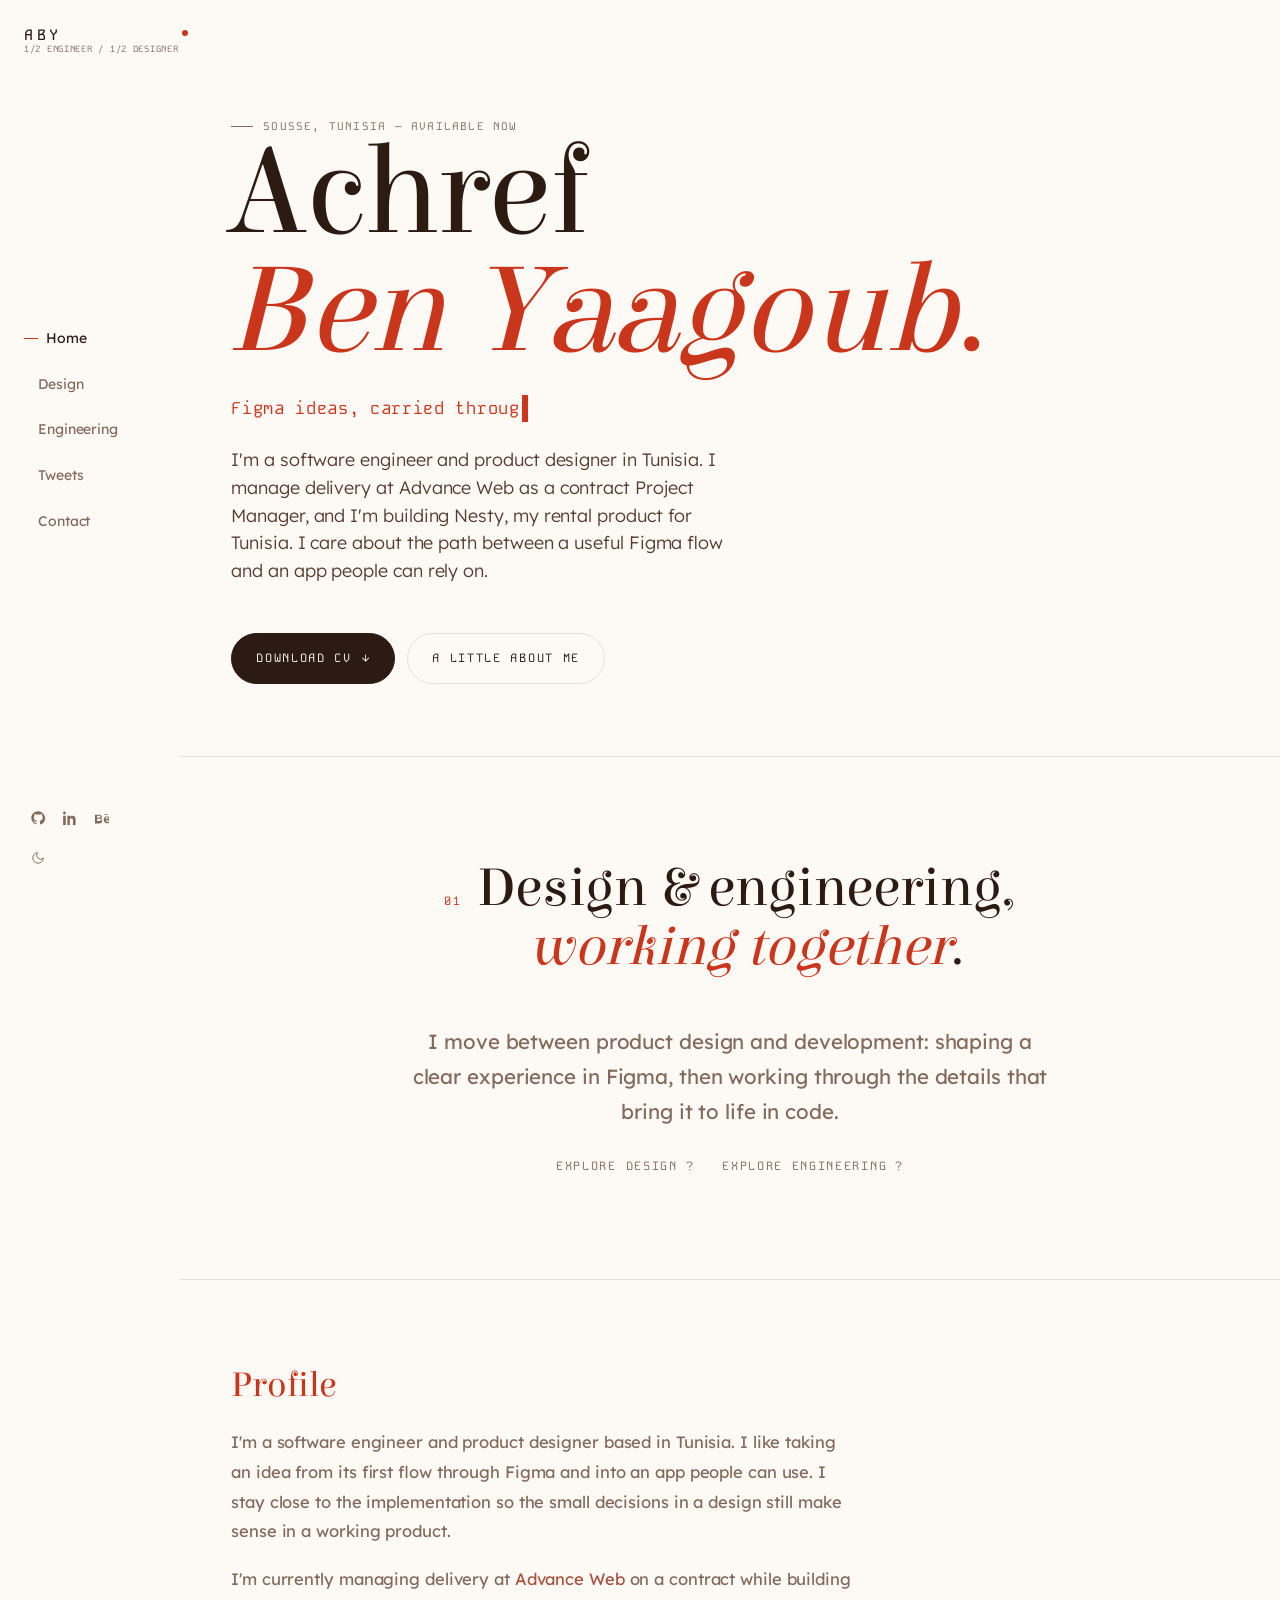
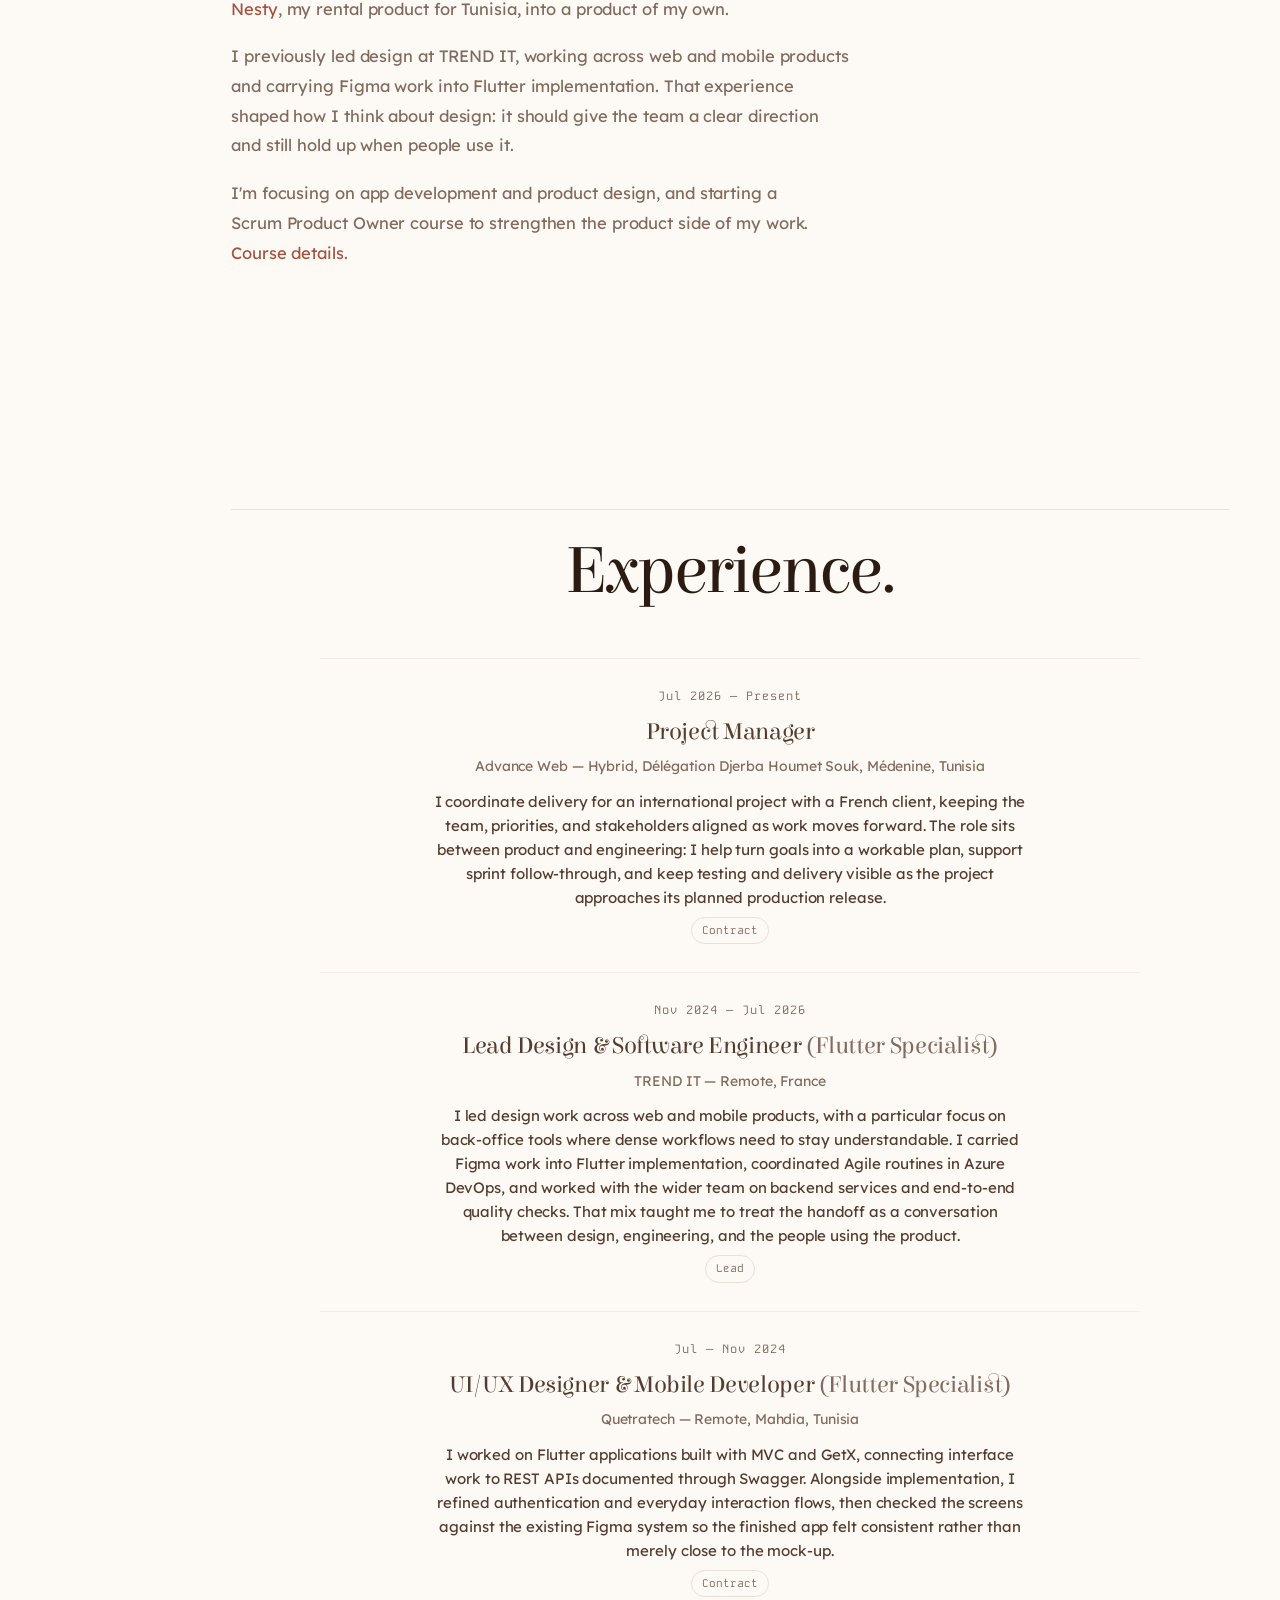
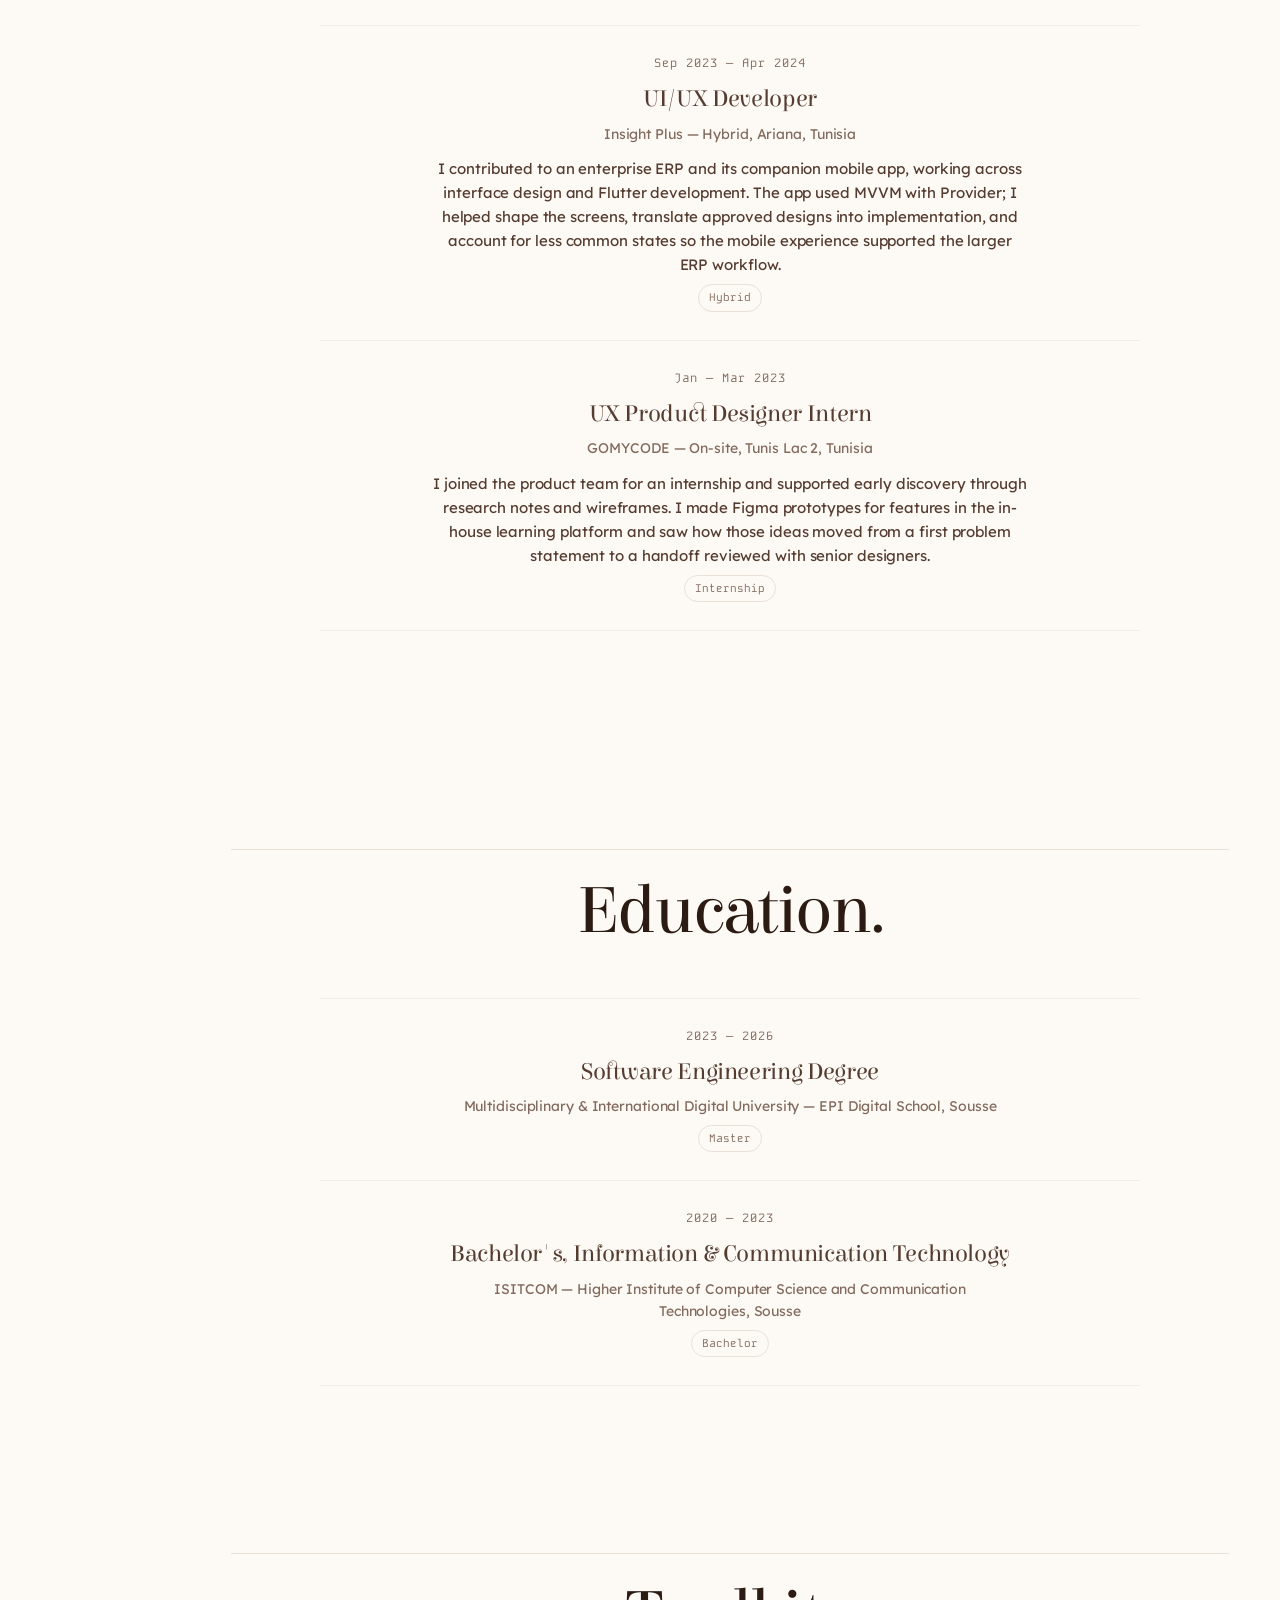
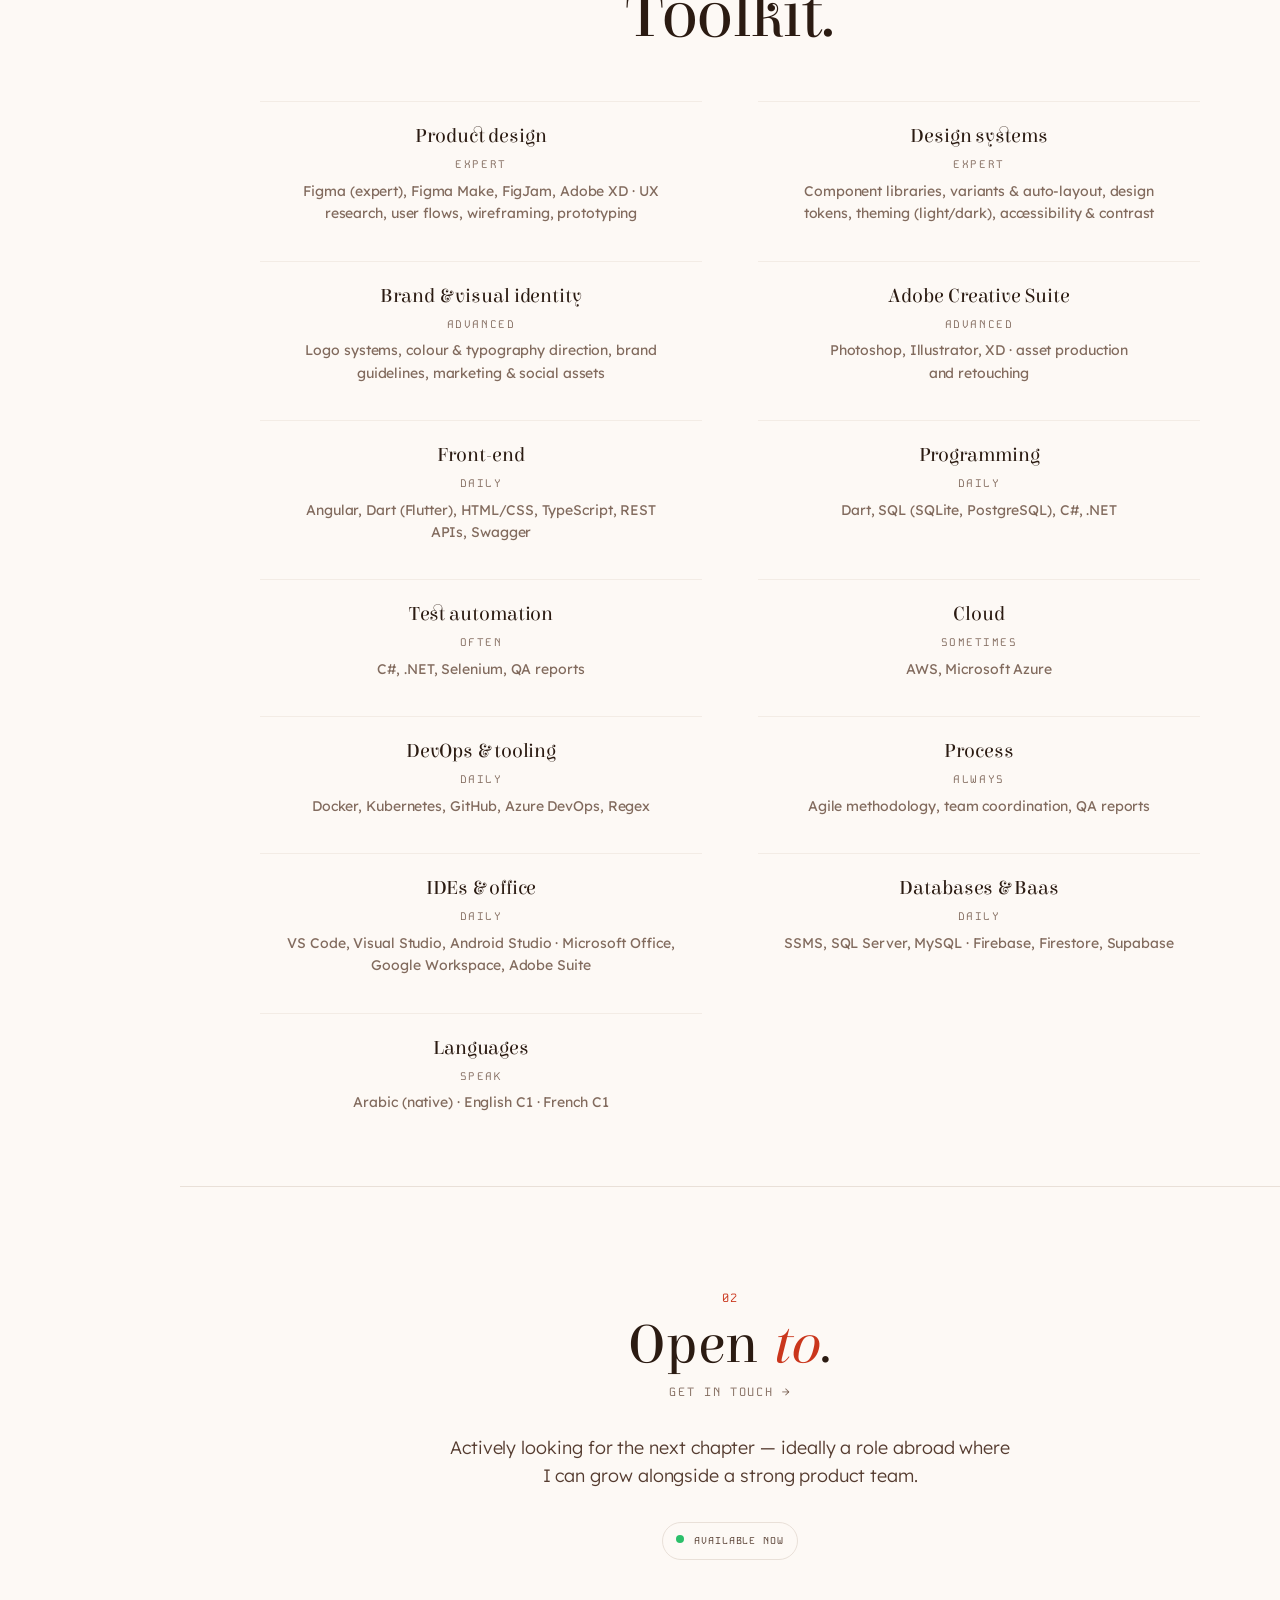
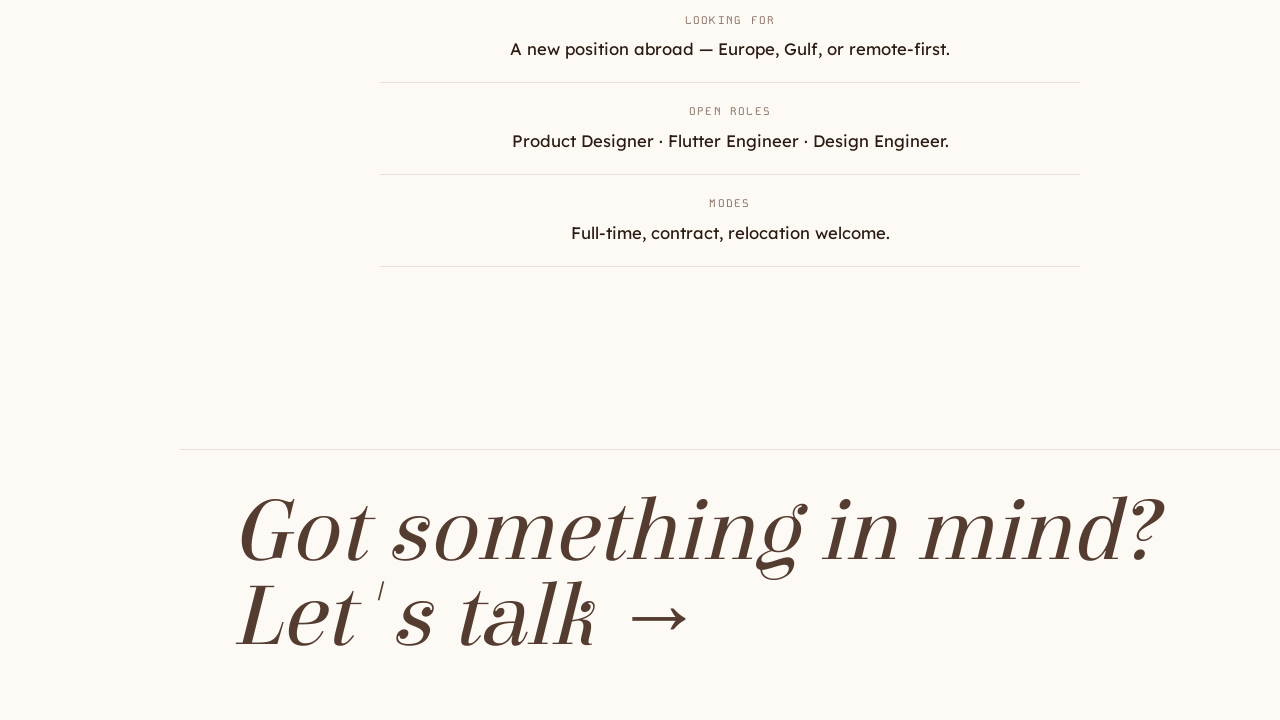
<file: index.html>
<!doctype html>
<html lang="en">
<head>
  <meta charset="utf-8" />
  <meta name="viewport" content="width=device-width, initial-scale=1" />
  <title>Achref Ben Yaagoub | Software Engineer &amp; Product Designer</title>
  <meta name="description" content="Achref Ben Yaagoub — software engineer and lead product designer based in Sousse, Tunisia. Flutter specialist building mobile apps, back-office tools, and design systems." />
  <meta name="author" content="Achref Ben Yaagoub" />
  <meta name="robots" content="index, follow" />

  <meta property="og:type" content="website" />
  <meta property="og:site_name" content="Achref Ben Yaagoub" />
  <meta property="og:title" content="Achref Ben Yaagoub — Software Engineer &amp; Product Designer" />
  <meta property="og:description" content="Software engineer and lead product designer. I design in Figma and ship in Flutter." />
  <meta property="og:url" content="https://achref-dev.vercel.app/" />
  <meta property="og:image" content="https://achref-dev.vercel.app/assets/images/og-card.png" />
  <meta property="og:image:width" content="1200" />
  <meta property="og:image:height" content="630" />
  <meta name="twitter:card" content="summary_large_image" />
  <meta name="twitter:title" content="Achref Ben Yaagoub — Software Engineer &amp; Product Designer" />
  <meta name="twitter:description" content="Software engineer and lead product designer. I design in Figma and ship in Flutter." />
  <meta name="twitter:image" content="https://achref-dev.vercel.app/assets/images/og-card.png" />
  <link rel="canonical" href="https://achref-dev.vercel.app/" />

  <link rel="icon" href="./assets/images/logo.svg" type="image/svg+xml" />
  <link rel="icon" href="./assets/images/logo.ico" sizes="any" />
  <link rel="apple-touch-icon" href="./assets/images/logo.ico" />

  <link rel="preconnect" href="https://fonts.googleapis.com" />
  <link rel="preconnect" href="https://fonts.gstatic.com" crossorigin />
  <link href="https://fonts.googleapis.com/css2?family=Elsie:wght@400;900&family=Lexend:wght@200;300;400;500;600&family=Kode+Mono:wght@400;500;600&display=swap" rel="stylesheet" />

  <link rel="stylesheet" href="./assets/css/style.css" />
  <link rel="stylesheet" href="./assets/css/theme.css" />
</head>

<body>

  <a class="skip-link" href="#main">Skip to content</a>

  <div class="app">
    <aside class="rail">
      <a href="./index.html" class="rail__brand" aria-label="Home">
        <span class="brand-monogram">ABY</span>
        <span class="brand-role">1/2 Engineer / 1/2 Designer</span>
      </a>

      <nav class="rail__nav" aria-label="Primary">
        <ul class="rail__list">
          <li><a class="rail__link" href="./index.html#top" aria-current="page">Home</a></li>
          <li><a class="rail__link" href="./design.html">Design</a></li>
          <li><a class="rail__link" href="./work.html">Engineering</a></li>
          <li><a class="rail__link" href="./tweets.html">Tweets</a></li>
          <li><a class="rail__link" href="./contact.html">Contact</a></li>
        </ul>
      </nav>

      <div class="rail__foot">
        <div class="rail__socials">
          <a href="https://github.com/Achref200" aria-label="GitHub" target="_blank" rel="noopener">
            <svg viewBox="0 0 24 24" fill="currentColor"><path d="M12 .5C5.7.5.5 5.7.5 12c0 5.1 3.3 9.4 7.9 10.9.6.1.8-.3.8-.6v-2c-3.2.7-3.9-1.5-3.9-1.5-.5-1.3-1.3-1.7-1.3-1.7-1.1-.7.1-.7.1-.7 1.2.1 1.8 1.2 1.8 1.2 1 1.8 2.8 1.3 3.5 1 .1-.8.4-1.3.8-1.6-2.6-.3-5.3-1.3-5.3-5.7 0-1.3.4-2.3 1.2-3.1-.1-.3-.5-1.5.1-3.1 0 0 1-.3 3.3 1.2.9-.3 2-.4 3-.4s2.1.1 3 .4c2.3-1.5 3.3-1.2 3.3-1.2.6 1.6.2 2.8.1 3.1.8.8 1.2 1.9 1.2 3.1 0 4.4-2.7 5.4-5.3 5.7.4.4.8 1.1.8 2.2v3.3c0 .3.2.7.8.6 4.6-1.5 7.9-5.8 7.9-10.9C23.5 5.7 18.3.5 12 .5z"/></svg>
          </a>
          <a href="https://www.linkedin.com/in/achref-b-77b6b1229/" aria-label="LinkedIn" target="_blank" rel="noopener">
            <svg viewBox="0 0 24 24" fill="currentColor"><path d="M4.98 3.5C4.98 4.88 3.86 6 2.49 6 1.12 6 0 4.88 0 3.5 0 2.12 1.12 1 2.49 1c1.37 0 2.49 1.12 2.49 2.5zM.22 8.25h4.55V24H.22V8.25zm7.34 0h4.36v2.17h.06c.6-1.1 2.06-2.25 4.24-2.25 4.54 0 5.38 2.99 5.38 6.87V24h-4.55v-7.5c0-1.79-.03-4.09-2.5-4.09-2.5 0-2.88 1.95-2.88 3.96V24H7.56V8.25z"/></svg>
          </a>
          <a href="https://www.behance.net/achrefbenyaa" aria-label="Behance" target="_blank" rel="noopener">
            <svg viewBox="0 0 24 24" fill="currentColor"><path d="M7.4 6.5c1.5 0 2.7.4 3.4 1.1.7.7 1 1.7 1 2.9 0 1.4-.6 2.4-1.8 3 1.6.5 2.4 1.7 2.4 3.5 0 1.4-.5 2.5-1.4 3.3-.9.8-2.3 1.2-4.2 1.2H0V6.5h7.4zm-.3 5.1c.8 0 1.3-.1 1.7-.4.4-.3.6-.7.6-1.3 0-.7-.2-1.1-.6-1.4-.4-.3-1-.4-1.8-.4H3.4v3.5h3.7zm.2 5.7c.9 0 1.6-.2 2-.5.4-.3.7-.9.7-1.5 0-.7-.2-1.2-.7-1.5-.4-.3-1.1-.5-2-.5H3.4v4h3.9zM20.4 9c1.8 0 3.1.6 4.1 1.7 1 1.2 1.5 2.7 1.5 4.7v.7h-7.7c.1.9.4 1.5.9 2 .5.4 1.2.7 2 .7 1.2 0 2-.5 2.5-1.4h2.1c-.4 1.1-1 2-1.9 2.6-.9.6-2 .9-3.3.9-1.8 0-3.1-.5-4.1-1.6-1-1-1.5-2.5-1.5-4.2 0-1.8.5-3.2 1.5-4.3 1-1.2 2.4-1.8 4-1.8zm0 1.9c-.7 0-1.3.2-1.8.6-.5.4-.8 1-.9 1.7h5.4c-.1-.7-.4-1.3-.9-1.7-.5-.4-1.1-.6-1.8-.6zM21.9 7H16V5.4h5.9V7z"/></svg>
          </a>
        </div>
        <button class="theme-toggle" data-theme-toggle aria-label="Toggle theme">
          <svg viewBox="0 0 24 24" fill="none" stroke="currentColor" stroke-width="1.6" stroke-linecap="round" stroke-linejoin="round">
            <path d="M21 12.8A9 9 0 1 1 11.2 3 7 7 0 0 0 21 12.8z"/>
          </svg>
        </button>
      </div>
    </aside>
    <main class="page" id="main" tabindex="-1">

      <!-- ============ hero ============ -->
      <section class="hero container" id="top">
        <p class="eyebrow" data-reveal>Sousse, Tunisia — available now</p>

        <h1 class="display hero__name" data-reveal>
          Achref<br />
          <em>Ben&nbsp;Yaagoub</em><span style="color:var(--accent)">.</span>
        </h1>

        <p class="type-line" data-reveal data-typewriter='["Figma ideas, carried through to working apps.","Contract Project Manager at Advance Web.","Building Nesty for the Tunisian rental market.","Product design with hands-on engineering."]'></p>

        <p class="lead hero__bio" data-reveal>
          I'm a software engineer and product designer in Tunisia. I manage delivery at Advance Web as a contract Project Manager, and I'm building Nesty, my rental product for Tunisia. I care about the path between a useful Figma flow and an app people can rely on.
        </p>

        <div class="hero__cta" data-reveal>
          <a class="btn btn--cv" href="./assets/files/Achref_BenYaagoub_CV.pdf" download>
            Download CV
            <span class="btn__arrow" aria-hidden="true">↓</span>
          </a>
          <a class="btn btn--ghost" href="#about">A little about me</a>
        </div>
      </section>

      <hr class="sep" />

      <section class="band container practice-section" aria-labelledby="practice-heading">
        <div class="band__head">
          <span class="band__num" data-reveal>01</span>
          <h2 class="band__title" id="practice-heading" data-reveal>Design &amp; engineering,<br /><em>working together</em>.</h2>
        </div>
        <p class="practice-copy" data-reveal>I move between product design and development: shaping a clear experience in Figma, then working through the details that bring it to life in code.</p>
        <div class="practice-links" data-reveal>
          <a class="link-arrow" href="./design.html">Explore design <span aria-hidden="true">?</span></a>
          <a class="link-arrow" href="./work.html">Explore engineering <span aria-hidden="true">?</span></a>
        </div>
      </section>

      <hr class="sep" />

      <!-- Profile, experience, education and skills -->
      <section class="container profile-section" id="about" aria-labelledby="about-heading">
        <h2 class="section-title" id="about-heading" data-reveal>Profile</h2>
        <div class="bio" data-reveal>
          <p>I'm a software engineer and product designer based in Tunisia. I like taking an idea from its first flow through Figma and into an app people can use. I stay close to the implementation so the small decisions in a design still make sense in a working product.</p>
          <p>I'm currently managing delivery at <a href="https://www.linkedin.com/company/2862217/" target="_blank" rel="noopener">Advance Web</a> on a contract while building <a href="./project.html?id=nesty">Nesty</a>, my rental product for Tunisia, into a product of my own.</p>
          <p>I previously led design at TREND IT, working across web and mobile products and carrying Figma work into Flutter implementation. That experience shaped how I think about design: it should give the team a clear direction and still hold up when people use it.</p>
          <p>I'm focusing on app development and product design, and starting a Scrum Product Owner course to strengthen the product side of my work. <a href="https://www.udemy.com/course/certifiez-vous-scrum-product-owner/" target="_blank" rel="noopener">Course details</a>.</p>
        </div>
      </section>

      <!-- experience -->
      <section class="container is-loose centered-content" id="experience" aria-labelledby="experience-heading">
        <div class="section-head">
          <h2 class="section-title" id="experience-heading" data-reveal>Experience.</h2>
        </div>

        <ol class="timeline">
          <li class="entry" data-reveal>
            <span class="entry__when">Jul 2026 — Present</span>
            <div>
              <p class="entry__role">Project Manager</p>
              <p class="entry__where">
                <a href="https://www.linkedin.com/company/2862217/" target="_blank" rel="noopener">Advance Web</a>
                — Hybrid, Délégation Djerba Houmet Souk, Médenine, Tunisia
              </p>
              <p class="entry__desc">
                I coordinate delivery for an international project with a French client, keeping the team, priorities, and stakeholders aligned as work moves forward. The role sits between product and engineering: I help turn goals into a workable plan, support sprint follow-through, and keep testing and delivery visible as the project approaches its planned production release.
              </p>
            </div>
            <span class="entry__tag">Contract</span>
          </li>

          <li class="entry" data-reveal>
            <span class="entry__when">Nov 2024 — Jul 2026</span>
            <div>
              <p class="entry__role">Lead Design &amp; Software Engineer <span style="color:var(--muted)">(Flutter Specialist)</span></p>
              <p class="entry__where">TREND IT — Remote, France</p>
              <p class="entry__desc">
                I led design work across web and mobile products, with a particular focus on back-office tools where dense workflows need to stay understandable. I carried Figma work into Flutter implementation, coordinated Agile routines in Azure DevOps, and worked with the wider team on backend services and end-to-end quality checks. That mix taught me to treat the handoff as a conversation between design, engineering, and the people using the product.
              </p>
            </div>
            <span class="entry__tag">Lead</span>
          </li>

          <li class="entry" data-reveal>
            <span class="entry__when">Jul — Nov 2024</span>
            <div>
              <p class="entry__role">UI/UX Designer &amp; Mobile Developer <span style="color:var(--muted)">(Flutter Specialist)</span></p>
              <p class="entry__where">Quetratech — Remote, Mahdia, Tunisia</p>
              <p class="entry__desc">
                I worked on Flutter applications built with MVC and GetX, connecting interface work to REST APIs documented through Swagger. Alongside implementation, I refined authentication and everyday interaction flows, then checked the screens against the existing Figma system so the finished app felt consistent rather than merely close to the mock-up.
              </p>
            </div>
            <span class="entry__tag">Contract</span>
          </li>

          <li class="entry" data-reveal>
            <span class="entry__when">Sep 2023 — Apr 2024</span>
            <div>
              <p class="entry__role">UI/UX Developer</p>
              <p class="entry__where">Insight Plus — Hybrid, Ariana, Tunisia</p>
              <p class="entry__desc">
                I contributed to an enterprise ERP and its companion mobile app, working across interface design and Flutter development. The app used MVVM with Provider; I helped shape the screens, translate approved designs into implementation, and account for less common states so the mobile experience supported the larger ERP workflow.
              </p>
            </div>
            <span class="entry__tag">Hybrid</span>
          </li>

          <li class="entry" data-reveal>
            <span class="entry__when">Jan — Mar 2023</span>
            <div>
              <p class="entry__role">UX Product Designer Intern</p>
              <p class="entry__where">GOMYCODE — On-site, Tunis Lac 2, Tunisia</p>
              <p class="entry__desc">
                I joined the product team for an internship and supported early discovery through research notes and wireframes. I made Figma prototypes for features in the in-house learning platform and saw how those ideas moved from a first problem statement to a handoff reviewed with senior designers.
              </p>
            </div>
            <span class="entry__tag">Internship</span>
          </li>
        </ol>
      </section>

      <!-- education -->
      <section class="container joins-above centered-content" id="education" aria-labelledby="education-heading">
        <div class="section-head">
          <h2 class="section-title" id="education-heading" data-reveal>Education.</h2>
        </div>

        <ol class="timeline">
          <li class="entry" data-reveal>
            <span class="entry__when">2023 — 2026</span>
            <div>
              <p class="entry__role">Software Engineering Degree</p>
              <p class="entry__where">Multidisciplinary &amp; International Digital University — EPI Digital School, Sousse</p>
            </div>
            <span class="entry__tag">Master</span>
          </li>
          <li class="entry" data-reveal>
            <span class="entry__when">2020 — 2023</span>
            <div>
              <p class="entry__role">Bachelor's, Information &amp; Communication Technology</p>
              <p class="entry__where">ISITCOM — Higher Institute of Computer Science and Communication Technologies, Sousse</p>
            </div>
            <span class="entry__tag">Bachelor</span>
          </li>
        </ol>
      </section>

      <!-- skills -->
      <section class="container is-tight centered-content" id="toolbox" aria-labelledby="toolbox-heading">
        <div class="section-head">
          <h2 class="section-title" id="toolbox-heading" data-reveal>Toolkit.</h2>
        </div>

        <div class="skills-grid">
          <div class="skill" data-reveal>
            <div class="skill__head"><span class="skill__name">Product design</span><span class="skill__lvl">Expert</span></div>
            <p class="skill__list">Figma (expert), Figma Make, FigJam, Adobe XD &middot; UX research, user flows, wireframing, prototyping</p>
          </div>
          <div class="skill" data-reveal>
            <div class="skill__head"><span class="skill__name">Design systems</span><span class="skill__lvl">Expert</span></div>
            <p class="skill__list">Component libraries, variants &amp; auto-layout, design tokens, theming (light/dark), accessibility &amp; contrast</p>
          </div>
          <div class="skill" data-reveal>
            <div class="skill__head"><span class="skill__name">Brand &amp; visual identity</span><span class="skill__lvl">Advanced</span></div>
            <p class="skill__list">Logo systems, colour &amp; typography direction, brand guidelines, marketing &amp; social assets</p>
          </div>
          <div class="skill" data-reveal>
            <div class="skill__head"><span class="skill__name">Adobe Creative Suite</span><span class="skill__lvl">Advanced</span></div>
            <p class="skill__list">Photoshop, Illustrator, XD &middot; asset production and retouching</p>
          </div>
          <div class="skill" data-reveal>
            <div class="skill__head"><span class="skill__name">Front-end</span><span class="skill__lvl">Daily</span></div>
            <p class="skill__list">Angular, Dart (Flutter), HTML/CSS, TypeScript, REST APIs, Swagger</p>
          </div>
          <div class="skill" data-reveal>
            <div class="skill__head"><span class="skill__name">Programming</span><span class="skill__lvl">Daily</span></div>
            <p class="skill__list">Dart, SQL (SQLite, PostgreSQL), C#, .NET</p>
          </div>
          <div class="skill" data-reveal>
            <div class="skill__head"><span class="skill__name">Test automation</span><span class="skill__lvl">Often</span></div>
            <p class="skill__list">C#, .NET, Selenium, QA reports</p>
          </div>
          <div class="skill" data-reveal>
            <div class="skill__head"><span class="skill__name">Cloud</span><span class="skill__lvl">Sometimes</span></div>
            <p class="skill__list">AWS, Microsoft Azure</p>
          </div>
          <div class="skill" data-reveal>
            <div class="skill__head"><span class="skill__name">DevOps &amp; tooling</span><span class="skill__lvl">Daily</span></div>
            <p class="skill__list">Docker, Kubernetes, GitHub, Azure DevOps, Regex</p>
          </div>
          <div class="skill" data-reveal>
            <div class="skill__head"><span class="skill__name">Process</span><span class="skill__lvl">Always</span></div>
            <p class="skill__list">Agile methodology, team coordination, QA reports</p>
          </div>
          <div class="skill" data-reveal>
            <div class="skill__head"><span class="skill__name">IDEs &amp; office</span><span class="skill__lvl">Daily</span></div>
            <p class="skill__list">VS Code, Visual Studio, Android Studio &middot; Microsoft Office, Google Workspace, Adobe Suite</p>
          </div>
           <div class="skill" data-reveal>
            <div class="skill__head"><span class="skill__name">Databases &amp; Baas</span><span class="skill__lvl">Daily</span></div>
            <p class="skill__list">SSMS, SQL Server, MySQL &middot; Firebase, Firestore, Supabase</p>
          </div>
          <div class="skill" data-reveal>
            <div class="skill__head"><span class="skill__name">Languages</span><span class="skill__lvl">Speak</span></div>
            <p class="skill__list">Arabic (native) &middot; English C1 &middot; French C1</p>
          </div>
        </div>
      </section>

      <hr class="sep" />

      <!-- ============ 02 · open to ============ -->
      <section class="band container open-section centered-content" aria-labelledby="open-h">
        <div class="band__head">
          <span class="band__num" data-reveal>02</span>
          <h2 class="band__title" id="open-h" data-reveal>Open <em>to</em>.</h2>
          <a class="link-arrow open-section__link" href="./contact.html" data-reveal>Get in touch →</a>
        </div>

        <div class="open-section__intro" data-reveal>
          <p class="lead">Actively looking for the next chapter — ideally a role abroad where I can grow alongside a strong product team.</p>
          <span class="open-section__availability"><span class="dot dot--live"></span> Available now</span>
        </div>

        <ul class="home-list open-list" data-reveal>
          <li>
            <span class="home-list__label">Looking for</span>
            <span class="home-list__value">A new position abroad — Europe, Gulf, or remote-first.</span>
          </li>
          <li>
            <span class="home-list__label">Open roles</span>
            <span class="home-list__value">Product Designer · Flutter Engineer · Design Engineer.</span>
          </li>
          <li>
            <span class="home-list__label">Modes</span>
            <span class="home-list__value">Full-time, contract, relocation welcome.</span>
          </li>
        </ul>
      </section>

      <footer class="foot">
        <div class="container foot__row">
          <p class="foot__big" data-reveal>
            Got something in mind? <a href="./contact.html">Let's talk →</a>
          </p>
        </div>
      </footer>

    </main>
  </div>

  <script src="./assets/js/script.js"></script>
  <script src="./assets/js/theme.js"></script>
</body>
</html>
</file>
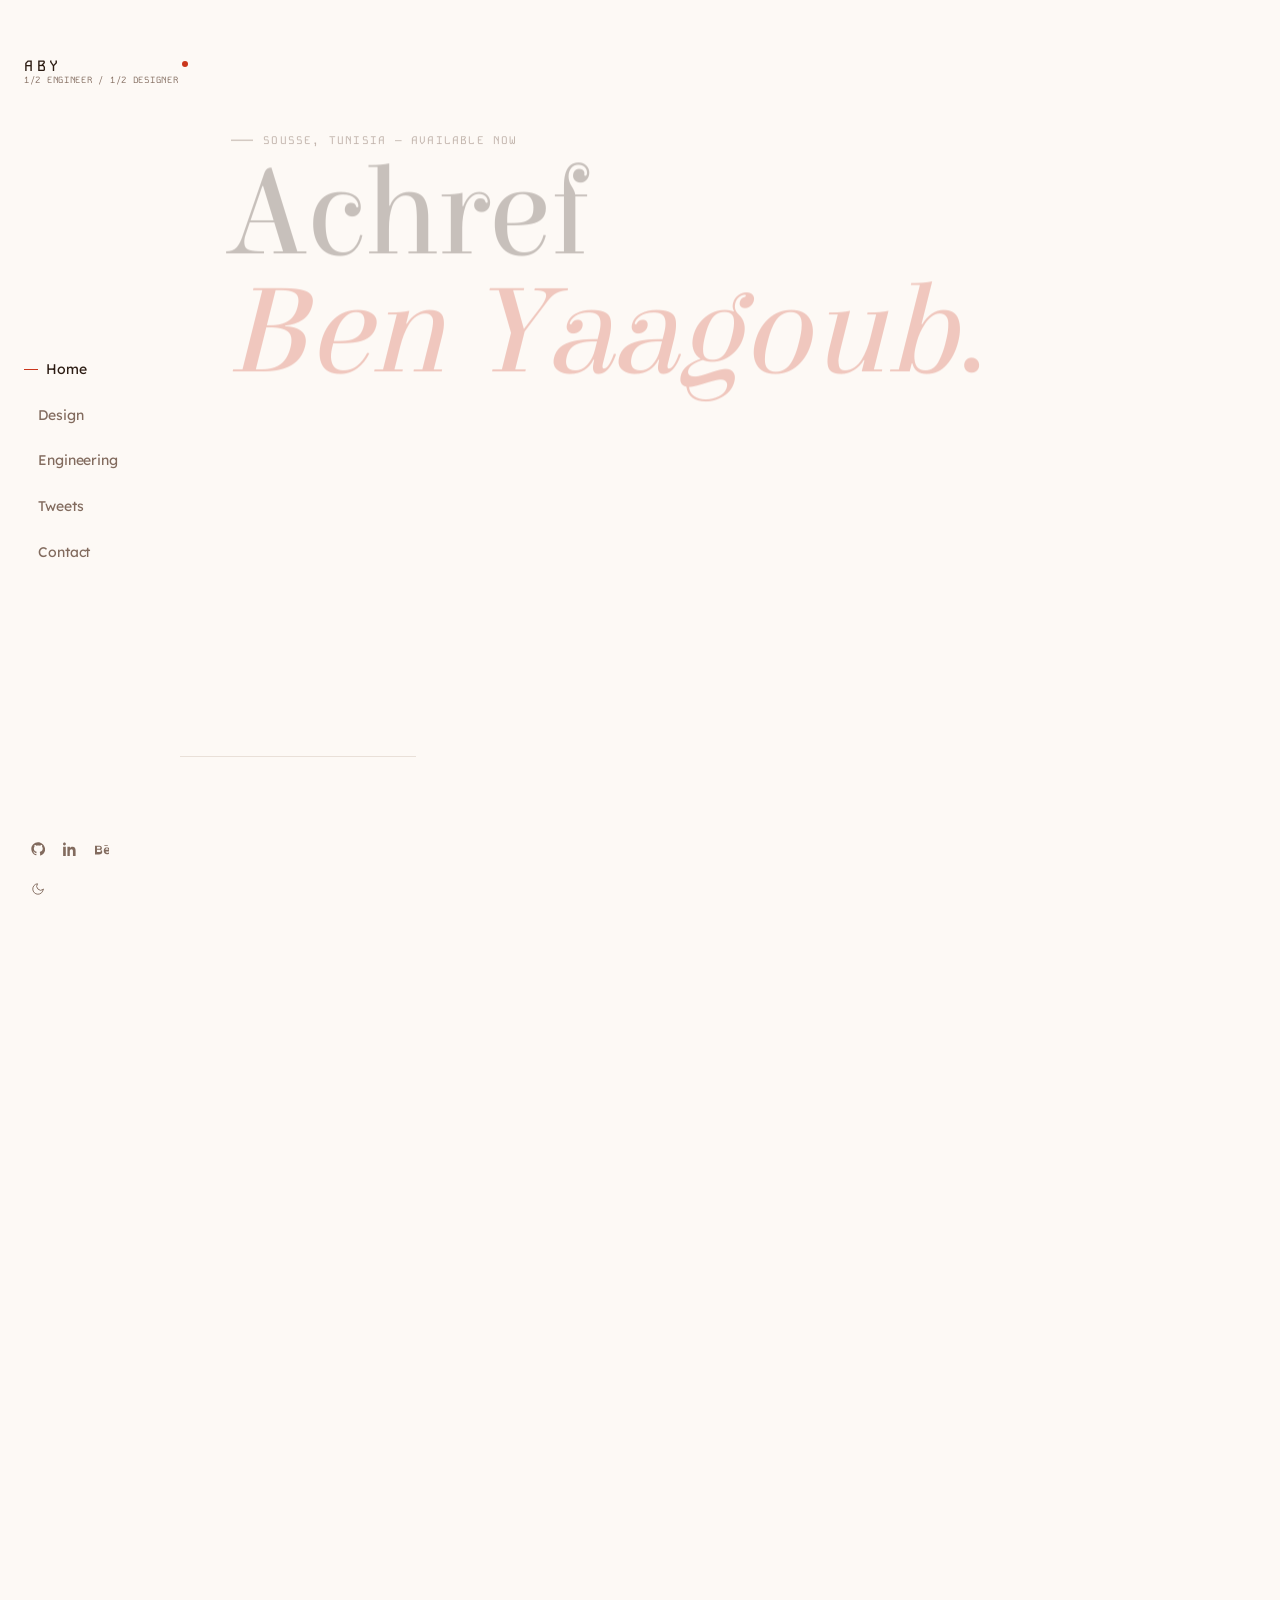
<file: about.html>
<!doctype html>
<html lang="en">
<head>
  <meta charset="utf-8" />
  <meta name="viewport" content="width=device-width, initial-scale=1" />
  <meta http-equiv="refresh" content="0; url=./index.html#about" />
  <title>About | Achref Ben Yaagoub</title>
  <link rel="canonical" href="https://achref-dev.vercel.app/" />
</head>
<body>
  <p>This profile has moved to <a href="./index.html#about">the Home page</a>.</p>
</body>
</html>
</file>
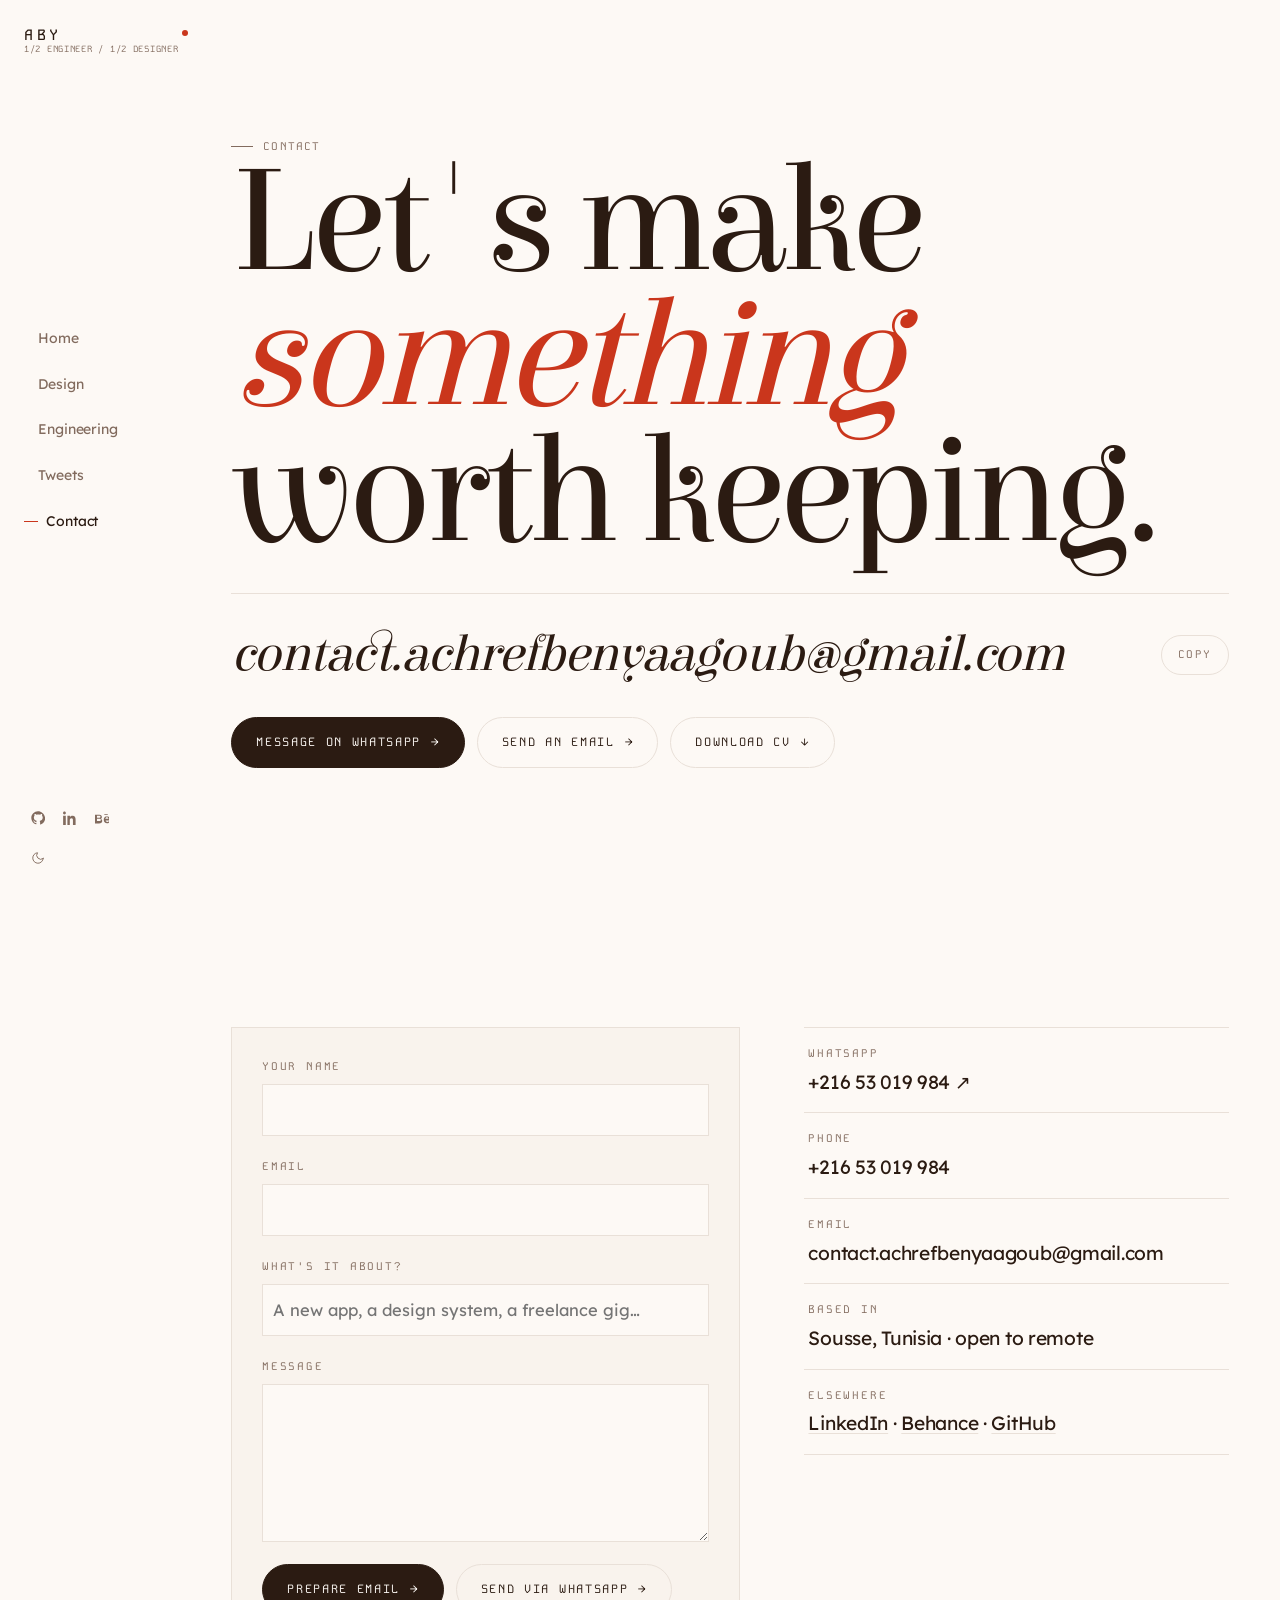
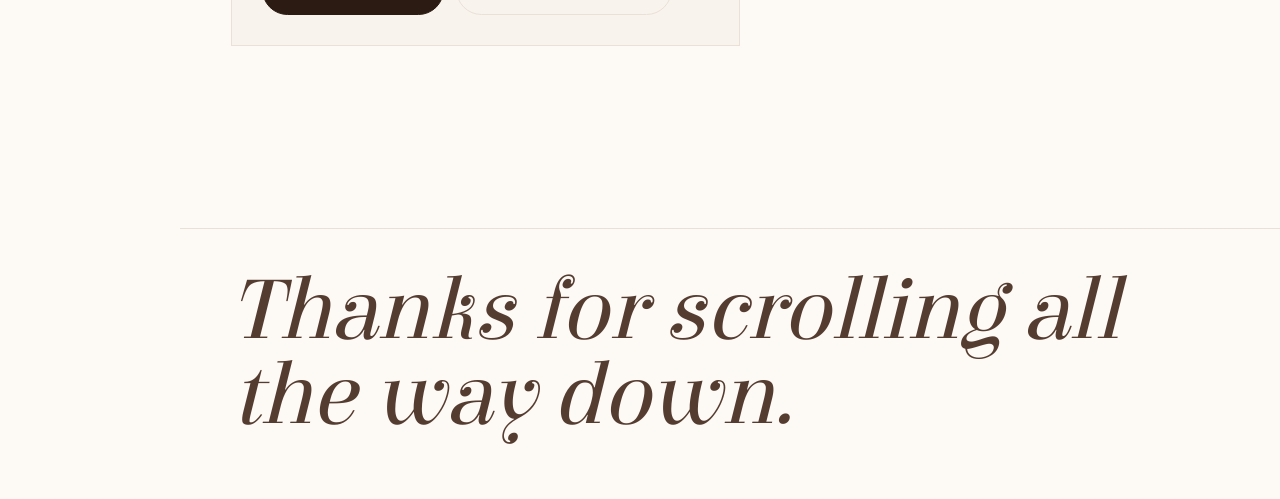
<file: contact.html>
<!doctype html>
<html lang="en">
<head>
  <meta charset="utf-8" />
  <meta name="viewport" content="width=device-width, initial-scale=1" />
  <title>Contact | Achref Ben Yaagoub</title>
  <meta name="description" content="Get in touch with Achref Ben Yaagoub — software engineer &amp; UX/UI designer." />

  <!-- social preview -->
  <meta property="og:type" content="website" />
  <meta property="og:site_name" content="Achref Ben Yaagoub" />
  <meta property="og:title" content="Contact — Achref Ben Yaagoub" />
  <meta property="og:description" content="Get in touch with Achref Ben Yaagoub — software engineer &amp; UX/UI designer." />
  <meta property="og:url" content="https://achref-dev.vercel.app/contact.html" />
  <meta property="og:image" content="https://achref-dev.vercel.app/assets/images/og-card.png" />
  <meta property="og:image:width" content="1200" />
  <meta property="og:image:height" content="630" />
  <meta name="twitter:card" content="summary_large_image" />
  <meta name="twitter:title" content="Contact — Achref Ben Yaagoub" />
  <meta name="twitter:description" content="Get in touch with Achref Ben Yaagoub — software engineer &amp; UX/UI designer." />
  <meta name="twitter:image" content="https://achref-dev.vercel.app/assets/images/og-card.png" />
  <link rel="canonical" href="https://achref-dev.vercel.app/contact.html" />

  <link rel="icon" href="./assets/images/logo.svg" type="image/svg+xml" />
  <link rel="icon" href="./assets/images/logo.ico" sizes="any" />
  <link rel="apple-touch-icon" href="./assets/images/logo.ico" />

  <link rel="preconnect" href="https://fonts.googleapis.com" />
  <link rel="preconnect" href="https://fonts.gstatic.com" crossorigin />
  <link href="https://fonts.googleapis.com/css2?family=Elsie:wght@400;900&family=Lexend:wght@200;300;400;500;600&family=Kode+Mono:wght@400;500;600&display=swap" rel="stylesheet" />

  <link rel="stylesheet" href="./assets/css/style.css" />
  <link rel="stylesheet" href="./assets/css/theme.css" />
</head>

<body>

  <a class="skip-link" href="#main">Skip to content</a>

  <div class="app">

    <aside class="rail">
      <a href="./index.html" class="rail__brand" aria-label="Home">
        <span class="brand-monogram">ABY</span>
        <span class="brand-role">1/2 Engineer / 1/2 Designer</span>
      </a>

      <nav class="rail__nav" aria-label="Primary">
        <ul class="rail__list">
          <li><a class="rail__link" href="./index.html#top">Home</a></li>
          <li><a class="rail__link" href="./design.html">Design</a></li>
          <li><a class="rail__link" href="./work.html">Engineering</a></li>
          <li><a class="rail__link" href="./tweets.html">Tweets</a></li>
          <li><a class="rail__link" href="./contact.html" aria-current="page">Contact</a></li>
        </ul>
      </nav>

      <div class="rail__foot">
        <div class="rail__socials">
          <a href="https://github.com/Achref200" aria-label="GitHub" target="_blank" rel="noopener">
            <svg viewBox="0 0 24 24" fill="currentColor"><path d="M12 .5C5.7.5.5 5.7.5 12c0 5.1 3.3 9.4 7.9 10.9.6.1.8-.3.8-.6v-2c-3.2.7-3.9-1.5-3.9-1.5-.5-1.3-1.3-1.7-1.3-1.7-1.1-.7.1-.7.1-.7 1.2.1 1.8 1.2 1.8 1.2 1 1.8 2.8 1.3 3.5 1 .1-.8.4-1.3.8-1.6-2.6-.3-5.3-1.3-5.3-5.7 0-1.3.4-2.3 1.2-3.1-.1-.3-.5-1.5.1-3.1 0 0 1-.3 3.3 1.2.9-.3 2-.4 3-.4s2.1.1 3 .4c2.3-1.5 3.3-1.2 3.3-1.2.6 1.6.2 2.8.1 3.1.8.8 1.2 1.9 1.2 3.1 0 4.4-2.7 5.4-5.3 5.7.4.4.8 1.1.8 2.2v3.3c0 .3.2.7.8.6 4.6-1.5 7.9-5.8 7.9-10.9C23.5 5.7 18.3.5 12 .5z"/></svg>
          </a>
          <a href="https://www.linkedin.com/in/achref-b-77b6b1229/" aria-label="LinkedIn" target="_blank" rel="noopener">
            <svg viewBox="0 0 24 24" fill="currentColor"><path d="M4.98 3.5C4.98 4.88 3.86 6 2.49 6 1.12 6 0 4.88 0 3.5 0 2.12 1.12 1 2.49 1c1.37 0 2.49 1.12 2.49 2.5zM.22 8.25h4.55V24H.22V8.25zm7.34 0h4.36v2.17h.06c.6-1.1 2.06-2.25 4.24-2.25 4.54 0 5.38 2.99 5.38 6.87V24h-4.55v-7.5c0-1.79-.03-4.09-2.5-4.09-2.5 0-2.88 1.95-2.88 3.96V24H7.56V8.25z"/></svg>
          </a>
          <a href="https://www.behance.net/achrefbenyaa" aria-label="Behance" target="_blank" rel="noopener">
            <svg viewBox="0 0 24 24" fill="currentColor"><path d="M7.4 6.5c1.5 0 2.7.4 3.4 1.1.7.7 1 1.7 1 2.9 0 1.4-.6 2.4-1.8 3 1.6.5 2.4 1.7 2.4 3.5 0 1.4-.5 2.5-1.4 3.3-.9.8-2.3 1.2-4.2 1.2H0V6.5h7.4zm-.3 5.1c.8 0 1.3-.1 1.7-.4.4-.3.6-.7.6-1.3 0-.7-.2-1.1-.6-1.4-.4-.3-1-.4-1.8-.4H3.4v3.5h3.7zm.2 5.7c.9 0 1.6-.2 2-.5.4-.3.7-.9.7-1.5 0-.7-.2-1.2-.7-1.5-.4-.3-1.1-.5-2-.5H3.4v4h3.9zM20.4 9c1.8 0 3.1.6 4.1 1.7 1 1.2 1.5 2.7 1.5 4.7v.7h-7.7c.1.9.4 1.5.9 2 .5.4 1.2.7 2 .7 1.2 0 2-.5 2.5-1.4h2.1c-.4 1.1-1 2-1.9 2.6-.9.6-2 .9-3.3.9-1.8 0-3.1-.5-4.1-1.6-1-1-1.5-2.5-1.5-4.2 0-1.8.5-3.2 1.5-4.3 1-1.2 2.4-1.8 4-1.8zm0 1.9c-.7 0-1.3.2-1.8.6-.5.4-.8 1-.9 1.7h5.4c-.1-.7-.4-1.3-.9-1.7-.5-.4-1.1-.6-1.8-.6zM21.9 7H16V5.4h5.9V7z"/></svg>
          </a>
        </div>
        <button class="theme-toggle" data-theme-toggle aria-label="Toggle theme">
          <svg viewBox="0 0 24 24" fill="none" stroke="currentColor" stroke-width="1.6" stroke-linecap="round" stroke-linejoin="round">
            <path d="M21 12.8A9 9 0 1 1 11.2 3 7 7 0 0 0 21 12.8z"/>
          </svg>
        </button>
      </div>
    </aside>

    <main class="page" id="main" tabindex="-1">

      <section class="container contact-hero">
        <p class="eyebrow" data-reveal>Contact</p>
        <h1 data-reveal>
          Let's make <em>something</em><br />
          worth keeping.
        </h1>

        <div class="mail-row" data-reveal>
          <a href="mailto:contact.achrefbenyaagoub@gmail.com"><!-- wbr lets the address break at the @ rather than mid-word; the
               href and the copy-to-clipboard value are untouched -->contact.achrefbenyaagoub<wbr />@gmail.com</a>
          <button class="copy" data-copy="contact.achrefbenyaagoub@gmail.com">Copy</button>
        </div>

        <div class="channel-row" data-reveal>
          <a class="btn" href="https://wa.me/21653019984?text=Hi%20Achref%20—%20I%20saw%20your%20portfolio%20and%20wanted%20to%20reach%20out." target="_blank" rel="noopener">
            Message on WhatsApp
            <span class="btn__arrow">→</span>
          </a>
          <a class="btn btn--ghost" href="mailto:contact.achrefbenyaagoub@gmail.com">
            Send an email
            <span class="btn__arrow">→</span>
          </a>
          <a class="btn btn--ghost btn--cv" href="./assets/files/Achref_BenYaagoub_CV.pdf" download>
            Download CV
            <span class="btn__arrow">↓</span>
          </a>
        </div>
      </section>

      <section class="container">
        <div class="contact-grid">

          <form class="contact-form" data-reveal data-contact-form>

            <div class="field">
              <label for="name">Your name</label>
              <input id="name" name="name" type="text" required autocomplete="name" />
            </div>

            <div class="field">
              <label for="email">Email</label>
              <input id="email" name="email" type="email" required autocomplete="email" />
            </div>

            <div class="field">
              <label for="subject_field">What's it about?</label>
              <input id="subject_field" name="subject_topic" type="text" placeholder="A new app, a design system, a freelance gig…" />
            </div>

            <div class="field">
              <label for="message">Message</label>
              <textarea id="message" name="message" rows="5" required></textarea>
            </div>

            <div class="form-actions">
              <button type="submit" class="btn" data-send="email">
                Prepare email
                <span class="btn__arrow">→</span>
              </button>
              <button type="button" class="btn btn--ghost" data-send="whatsapp">
                Send via WhatsApp
                <span class="btn__arrow">→</span>
              </button>
              <p class="form-status" data-form-status role="status" aria-live="polite" hidden></p>
            </div>
          </form>

          <aside class="cards" data-reveal>
            <article class="info-card">
              <span class="k">WhatsApp</span>
              <a class="v" href="https://wa.me/21653019984?text=Hi%20Achref%20—%20I%20saw%20your%20portfolio%20and%20wanted%20to%20reach%20out." target="_blank" rel="noopener">+216 53 019 984 ↗</a>
            </article>

            <article class="info-card">
              <span class="k">Phone</span>
              <a class="v" href="tel:+21653019984">+216 53 019 984</a>
            </article>

            <article class="info-card">
              <span class="k">Email</span>
              <a class="v" href="mailto:contact.achrefbenyaagoub@gmail.com">contact.achrefbenyaagoub@gmail.com</a>
            </article>

            <article class="info-card">
              <span class="k">Based in</span>
              <span class="v">Sousse, Tunisia · open to remote</span>
            </article>

            <article class="info-card">
              <span class="k">Elsewhere</span>
              <span class="v">
                <a href="https://www.linkedin.com/in/achref-b-77b6b1229/" target="_blank" rel="noopener">LinkedIn</a> ·
                <a href="https://www.behance.net/achrefbenyaa" target="_blank" rel="noopener">Behance</a> ·
                <a href="https://github.com/Achref200" target="_blank" rel="noopener">GitHub</a>
              </span>
            </article>
          </aside>
        </div>
      </section>

      <footer class="foot">
        <div class="container foot__row">
          <p class="foot__big" data-reveal>
            Thanks for scrolling all the way down.
          </p>
        </div>
      </footer>

    </main>
  </div>

  <script src="./assets/js/script.js"></script>
  <script src="./assets/js/theme.js"></script>
</body>
</html>
</file>
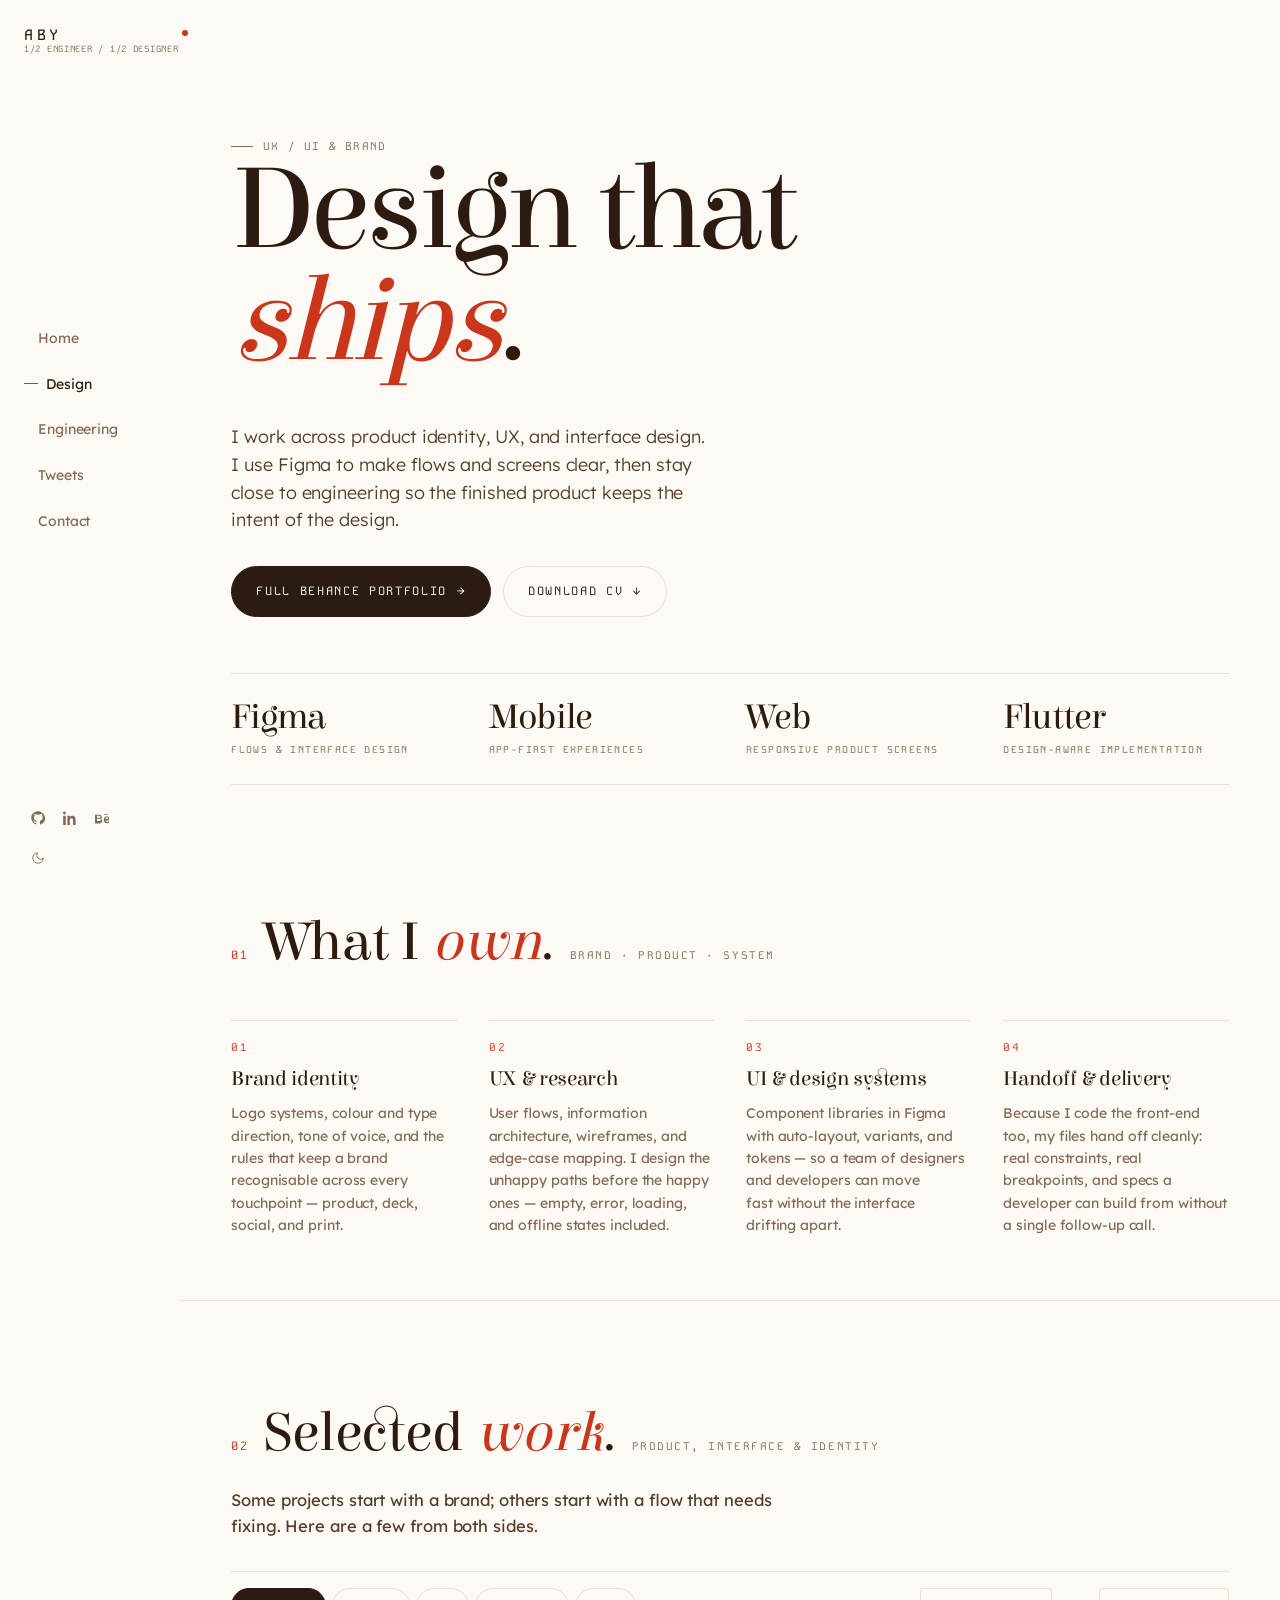
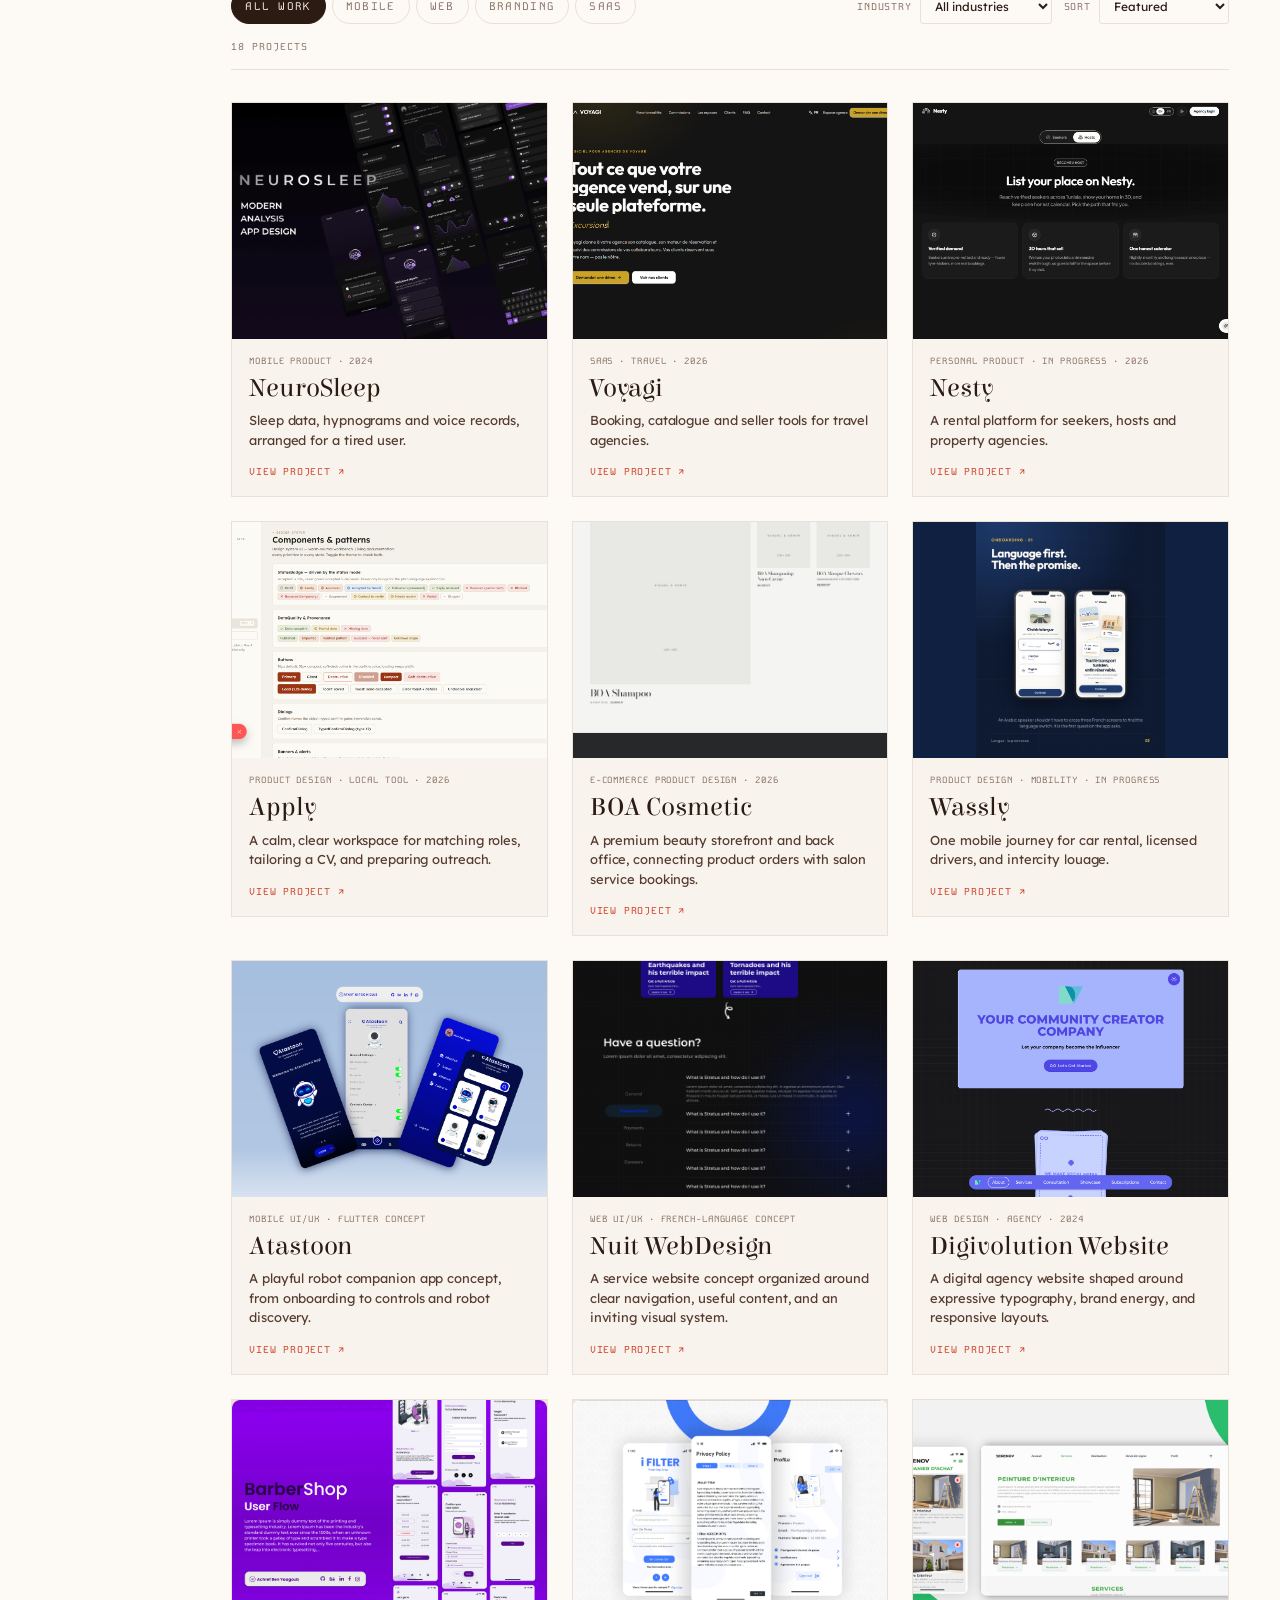
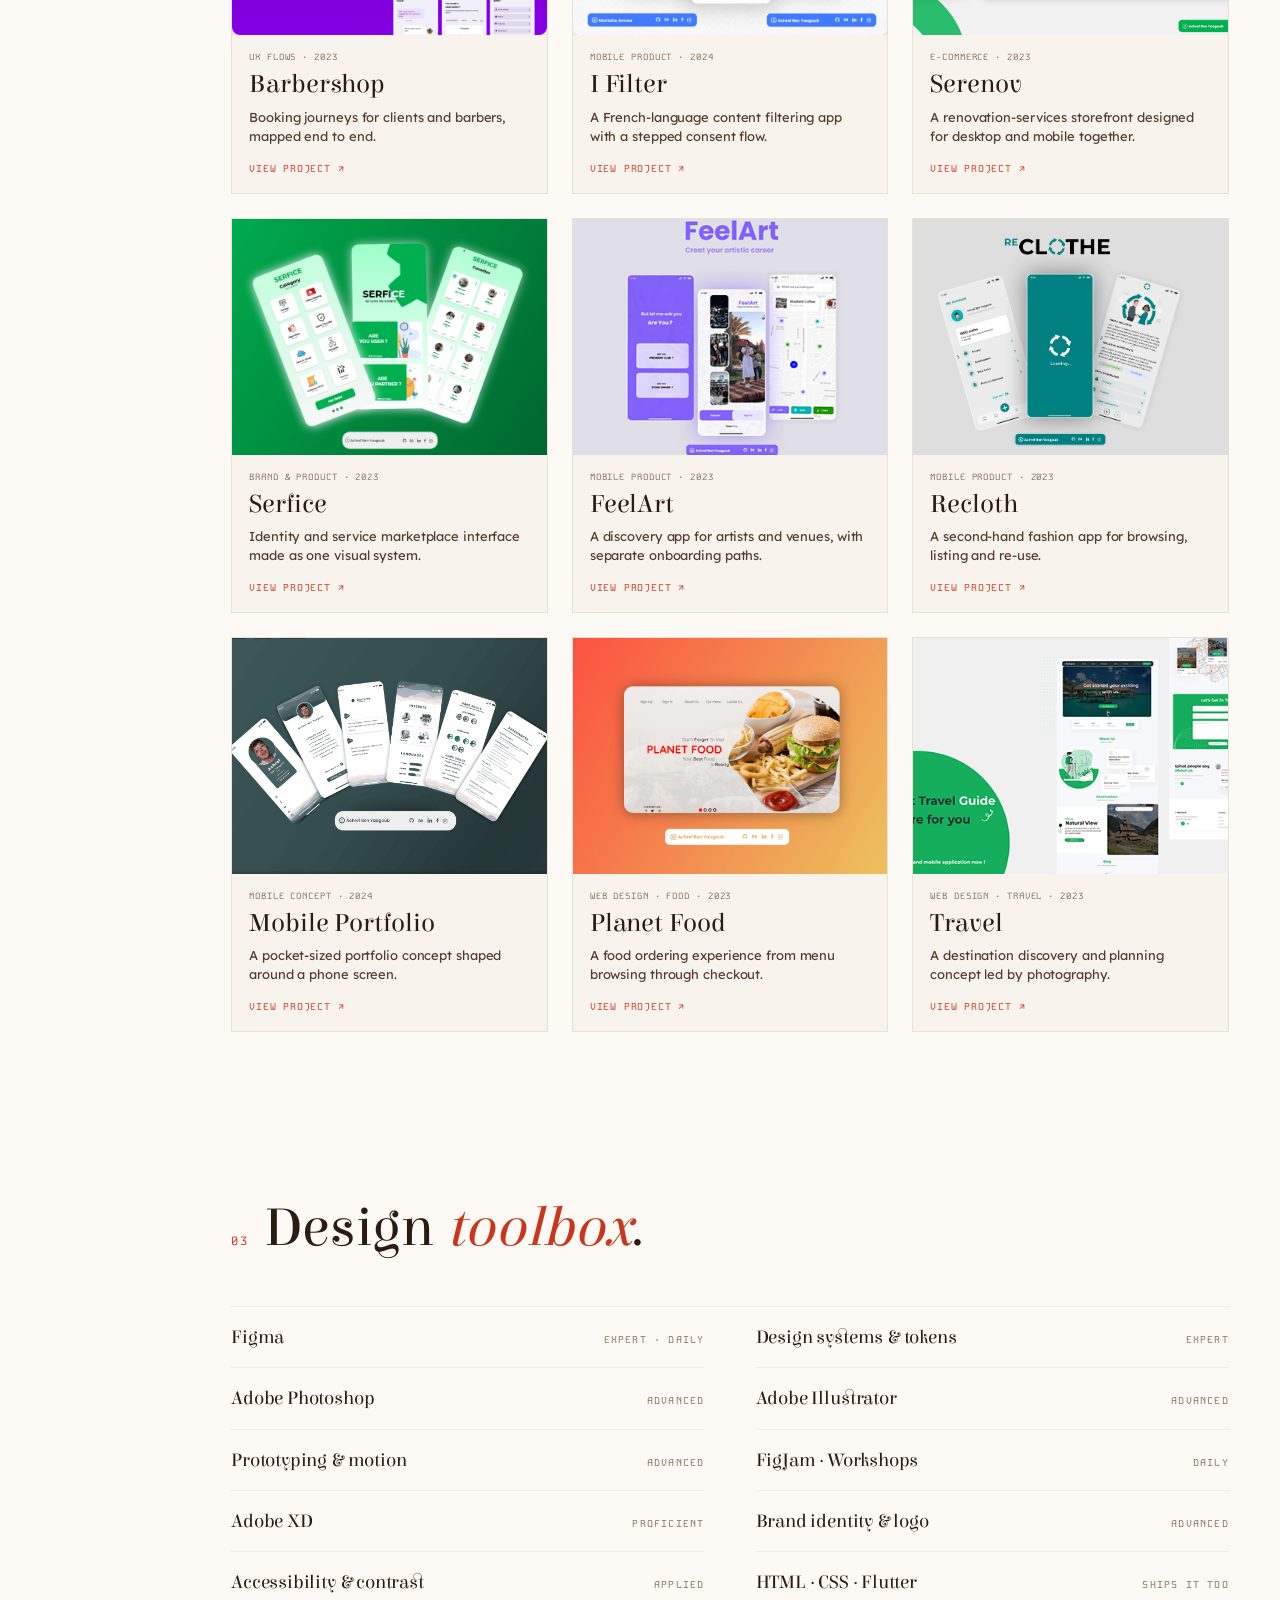
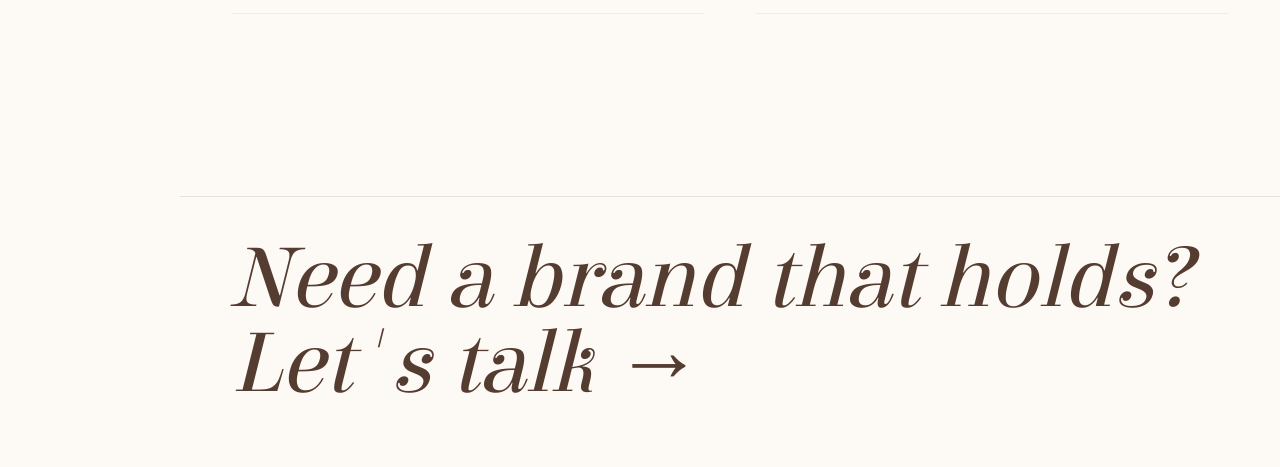
<file: design.html>
<!doctype html>
<html lang="en">
<head>
  <meta charset="utf-8" />
  <meta name="viewport" content="width=device-width, initial-scale=1" />
  <title>UX/UI Design | Achref Ben Yaagoub</title>
  <meta name="description" content="UX/UI design portfolio — product design, design systems, branding and mobile interfaces by Achref Ben Yaagoub. Figma, Adobe Suite, shipped in Flutter." />

  <!-- social preview -->
  <meta property="og:type" content="website" />
  <meta property="og:site_name" content="Achref Ben Yaagoub" />
  <meta property="og:title" content="UX/UI Design — Achref Ben Yaagoub" />
  <meta property="og:description" content="UX/UI design portfolio — product design, design systems, branding and mobile interfaces by Achref Ben Yaagoub. Figma, Adobe Suite, shipped in Flutter." />
  <meta property="og:url" content="https://achref-dev.vercel.app/design.html" />
  <meta property="og:image" content="https://achref-dev.vercel.app/assets/images/og-card.png" />
  <meta property="og:image:width" content="1200" />
  <meta property="og:image:height" content="630" />
  <meta name="twitter:card" content="summary_large_image" />
  <meta name="twitter:title" content="UX/UI Design — Achref Ben Yaagoub" />
  <meta name="twitter:description" content="UX/UI design portfolio — product design, design systems, branding and mobile interfaces by Achref Ben Yaagoub. Figma, Adobe Suite, shipped in Flutter." />
  <meta name="twitter:image" content="https://achref-dev.vercel.app/assets/images/og-card.png" />
  <link rel="canonical" href="https://achref-dev.vercel.app/design.html" />

  <link rel="icon" href="./assets/images/logo.svg" type="image/svg+xml" />
  <link rel="icon" href="./assets/images/logo.ico" sizes="any" />
  <link rel="apple-touch-icon" href="./assets/images/logo.ico" />

  <link rel="preconnect" href="https://fonts.googleapis.com" />
  <link rel="preconnect" href="https://fonts.gstatic.com" crossorigin />
  <link href="https://fonts.googleapis.com/css2?family=Elsie:wght@400;900&family=Lexend:wght@200;300;400;500;600&family=Kode+Mono:wght@400;500;600&display=swap" rel="stylesheet" />

  <link rel="stylesheet" href="./assets/css/style.css" />
  <link rel="stylesheet" href="./assets/css/theme.css" />
</head>

<body>

  <a class="skip-link" href="#main">Skip to content</a>

  <div class="app">

    <aside class="rail">
      <a href="./index.html" class="rail__brand" aria-label="Home">
        <span class="brand-monogram">ABY</span>
        <span class="brand-role">1/2 Engineer / 1/2 Designer</span>
      </a>

      <nav class="rail__nav" aria-label="Primary">
        <ul class="rail__list">
          <li><a class="rail__link" href="./index.html#top">Home</a></li>
          <li><a class="rail__link" href="./design.html" aria-current="page">Design</a></li>
          <li><a class="rail__link" href="./work.html">Engineering</a></li>
          <li><a class="rail__link" href="./tweets.html">Tweets</a></li>
          <li><a class="rail__link" href="./contact.html">Contact</a></li>
        </ul>
      </nav>

      <div class="rail__foot">
        <div class="rail__socials">
          <a href="https://github.com/Achref200" aria-label="GitHub" target="_blank" rel="noopener">
            <svg viewBox="0 0 24 24" fill="currentColor"><path d="M12 .5C5.7.5.5 5.7.5 12c0 5.1 3.3 9.4 7.9 10.9.6.1.8-.3.8-.6v-2c-3.2.7-3.9-1.5-3.9-1.5-.5-1.3-1.3-1.7-1.3-1.7-1.1-.7.1-.7.1-.7 1.2.1 1.8 1.2 1.8 1.2 1 1.8 2.8 1.3 3.5 1 .1-.8.4-1.3.8-1.6-2.6-.3-5.3-1.3-5.3-5.7 0-1.3.4-2.3 1.2-3.1-.1-.3-.5-1.5.1-3.1 0 0 1-.3 3.3 1.2.9-.3 2-.4 3-.4s2.1.1 3 .4c2.3-1.5 3.3-1.2 3.3-1.2.6 1.6.2 2.8.1 3.1.8.8 1.2 1.9 1.2 3.1 0 4.4-2.7 5.4-5.3 5.7.4.4.8 1.1.8 2.2v3.3c0 .3.2.7.8.6 4.6-1.5 7.9-5.8 7.9-10.9C23.5 5.7 18.3.5 12 .5z"/></svg>
          </a>
          <a href="https://www.linkedin.com/in/achref-b-77b6b1229/" aria-label="LinkedIn" target="_blank" rel="noopener">
            <svg viewBox="0 0 24 24" fill="currentColor"><path d="M4.98 3.5C4.98 4.88 3.86 6 2.49 6 1.12 6 0 4.88 0 3.5 0 2.12 1.12 1 2.49 1c1.37 0 2.49 1.12 2.49 2.5zM.22 8.25h4.55V24H.22V8.25zm7.34 0h4.36v2.17h.06c.6-1.1 2.06-2.25 4.24-2.25 4.54 0 5.38 2.99 5.38 6.87V24h-4.55v-7.5c0-1.79-.03-4.09-2.5-4.09-2.5 0-2.88 1.95-2.88 3.96V24H7.56V8.25z"/></svg>
          </a>
          <a href="https://www.behance.net/achrefbenyaa" aria-label="Behance" target="_blank" rel="noopener">
            <svg viewBox="0 0 24 24" fill="currentColor"><path d="M7.4 6.5c1.5 0 2.7.4 3.4 1.1.7.7 1 1.7 1 2.9 0 1.4-.6 2.4-1.8 3 1.6.5 2.4 1.7 2.4 3.5 0 1.4-.5 2.5-1.4 3.3-.9.8-2.3 1.2-4.2 1.2H0V6.5h7.4zm-.3 5.1c.8 0 1.3-.1 1.7-.4.4-.3.6-.7.6-1.3 0-.7-.2-1.1-.6-1.4-.4-.3-1-.4-1.8-.4H3.4v3.5h3.7zm.2 5.7c.9 0 1.6-.2 2-.5.4-.3.7-.9.7-1.5 0-.7-.2-1.2-.7-1.5-.4-.3-1.1-.5-2-.5H3.4v4h3.9zM20.4 9c1.8 0 3.1.6 4.1 1.7 1 1.2 1.5 2.7 1.5 4.7v.7h-7.7c.1.9.4 1.5.9 2 .5.4 1.2.7 2 .7 1.2 0 2-.5 2.5-1.4h2.1c-.4 1.1-1 2-1.9 2.6-.9.6-2 .9-3.3.9-1.8 0-3.1-.5-4.1-1.6-1-1-1.5-2.5-1.5-4.2 0-1.8.5-3.2 1.5-4.3 1-1.2 2.4-1.8 4-1.8zm0 1.9c-.7 0-1.3.2-1.8.6-.5.4-.8 1-.9 1.7h5.4c-.1-.7-.4-1.3-.9-1.7-.5-.4-1.1-.6-1.8-.6zM21.9 7H16V5.4h5.9V7z"/></svg>
          </a>
        </div>
        <button class="theme-toggle" data-theme-toggle aria-label="Toggle theme">
          <svg viewBox="0 0 24 24" fill="none" stroke="currentColor" stroke-width="1.6" stroke-linecap="round" stroke-linejoin="round">
            <path d="M21 12.8A9 9 0 1 1 11.2 3 7 7 0 0 0 21 12.8z"/>
          </svg>
        </button>
      </div>
    </aside>

    <main class="page" id="main" tabindex="-1">

      <!-- hero -->
      <section class="container design-hero">
        <p class="eyebrow" data-reveal>UX / UI &amp; Brand</p>
        <h1 data-reveal>
          Design that<br />
          <em>ships</em>.
        </h1>

        <p class="lead design-hero__lead" data-reveal>
          I work across product identity, UX, and interface design. I use
          Figma to make flows and screens clear, then stay close to engineering
          so the finished product keeps the intent of the design.
        </p>

        <div class="hero__cta" style="justify-content: flex-start; margin-top: 32px;" data-reveal>
          <a class="btn" href="https://www.behance.net/achrefbenyaa" target="_blank" rel="noopener">
            Full Behance portfolio
            <span class="btn__arrow">→</span>
          </a>
          <a class="btn btn--ghost btn--cv" href="./assets/files/Achref_BenYaagoub_CV.pdf" download>
            Download CV
            <span class="btn__arrow">↓</span>
          </a>
        </div>

        <div class="stat-row" data-reveal aria-label="Design and delivery strengths">
          <div class="stat"><span class="stat__num">Figma</span><span class="stat__label">Flows &amp; interface design</span></div>
          <div class="stat"><span class="stat__num">Mobile</span><span class="stat__label">App-first experiences</span></div>
          <div class="stat"><span class="stat__num">Web</span><span class="stat__label">Responsive product screens</span></div>
          <div class="stat"><span class="stat__num">Flutter</span><span class="stat__label">Design-aware implementation</span></div>
        </div>
      </section>

      <!-- what I own -->
      <section class="container is-tight">
        <div class="band__head">
          <span class="band__num" data-reveal>01</span>
          <h2 class="band__title" data-reveal>What I <em>own</em>.</h2>
          <span class="archive__note" data-reveal>Brand · Product · System</span>
        </div>

        <div class="process">
          <div class="step" data-reveal>
            <span class="step__num">01</span>
            <h3 class="step__title">Brand identity</h3>
            <p class="step__desc">
              Logo systems, colour and type direction, tone of voice, and the
              rules that keep a brand recognisable across every touchpoint —
              product, deck, social, and print.
            </p>
          </div>
          <div class="step" data-reveal>
            <span class="step__num">02</span>
            <h3 class="step__title">UX &amp; research</h3>
            <p class="step__desc">
              User flows, information architecture, wireframes, and edge-case
              mapping. I design the unhappy paths before the happy ones —
              empty, error, loading, and offline states included.
            </p>
          </div>
          <div class="step" data-reveal>
            <span class="step__num">03</span>
            <h3 class="step__title">UI &amp; design systems</h3>
            <p class="step__desc">
              Component libraries in Figma with auto-layout, variants, and
              tokens — so a team of designers and developers can move fast
              without the interface drifting apart.
            </p>
          </div>
          <div class="step" data-reveal>
            <span class="step__num">04</span>
            <h3 class="step__title">Handoff &amp; delivery</h3>
            <p class="step__desc">
              Because I code the front-end too, my files hand off cleanly:
              real constraints, real breakpoints, and specs a developer can
              build from without a single follow-up call.
            </p>
          </div>
        </div>
      </section>

      <!-- selected portfolio -->
      <hr class="sep" />
      <section class="container design-portfolio" aria-labelledby="portfolio-heading" data-design-portfolio>
        <div class="band__head">
          <span class="band__num" data-reveal>02</span>
          <h2 class="band__title" id="portfolio-heading" data-reveal>Selected <em>work</em>.</h2>
          <span class="archive__note" data-reveal>Product, interface &amp; identity</span>
        </div>
        <p class="design-portfolio__intro" data-reveal>Some projects start with a brand; others start with a flow that needs fixing. Here are a few from both sides.</p>
        <div class="design-controls" data-design-controls>
          <div class="design-controls__filters" role="group" aria-label="Filter work by discipline">
            <button class="filter" type="button" data-design-category="all" aria-pressed="true">All work</button>
            <button class="filter" type="button" data-design-category="mobile" aria-pressed="false">Mobile</button>
            <button class="filter" type="button" data-design-category="web" aria-pressed="false">Web</button>
            <button class="filter" type="button" data-design-category="branding" aria-pressed="false">Branding</button>
            <button class="filter" type="button" data-design-category="saas" aria-pressed="false">SaaS</button>
          </div>
          <div class="design-controls__selects">
            <label>Industry<select data-design-industry aria-label="Filter by industry">
              <option value="all">All industries</option><option value="travel">Travel</option><option value="e-commerce">E-commerce</option><option value="wellness">Wellness</option><option value="real-estate">Real estate</option><option value="services">Services</option><option value="culture">Culture</option><option value="product">Product</option>
            </select></label>
            <label>Sort<select data-design-sort aria-label="Sort projects">
              <option value="featured">Featured</option><option value="newest">Newest first</option><option value="oldest">Oldest first</option>
            </select></label>
          </div>
          <p class="design-controls__status" data-design-status role="status" aria-live="polite"></p>
        </div>
        <ul class="design-grid" data-design-grid>
          <li class="design-card" data-design-item data-category="mobile wellness" data-industry="wellness" data-year="2024">
            <a href="./project.html?id=neurosleep">
              <span class="design-card__media"><img src="./assets/images/Thumbnail.png" alt="NeuroSleep sleep analysis app interfaces" loading="lazy" /></span>
              <span class="design-card__body"><span class="design-card__meta">Mobile product · 2024</span><span class="design-card__title">NeuroSleep</span><span class="design-card__description">Sleep data, hypnograms and voice records, arranged for a tired user.</span><span class="design-card__view">View project ↗</span></span>
            </a>
          </li>
          <li class="design-card" data-design-item data-category="saas travel" data-industry="travel" data-year="2026">
            <a href="./project.html?id=voyagi">
              <span class="design-card__media"><img src="./assets/images/voyagi.png" alt="Voyagi travel agency platform" loading="lazy" /></span>
              <span class="design-card__body"><span class="design-card__meta">SaaS · Travel · 2026</span><span class="design-card__title">Voyagi</span><span class="design-card__description">Booking, catalogue and seller tools for travel agencies.</span><span class="design-card__view">View project ↗</span></span>
            </a>
          </li>
          <li class="design-card" data-design-item data-category="web mobile" data-industry="real-estate" data-year="2026">
            <a href="./project.html?id=nesty">
              <span class="design-card__media"><img src="./assets/images/nesty.png" alt="Nesty property platform" loading="lazy" /></span>
              <span class="design-card__body"><span class="design-card__meta">Personal product · In progress · 2026</span><span class="design-card__title">Nesty</span><span class="design-card__description">A rental platform for seekers, hosts and property agencies.</span><span class="design-card__view">View project ↗</span></span>
            </a>
          </li>
          <li class="design-card" data-design-item data-category="web product" data-industry="product" data-year="2026">
            <a href="./project.html?id=apply">
              <span class="design-card__media"><img src="./assets/images/apply-design-light.png" alt="Apply job-application tool design system" loading="lazy" /></span>
              <span class="design-card__body"><span class="design-card__meta">Product design · Local tool · 2026</span><span class="design-card__title">Apply</span><span class="design-card__description">A calm, clear workspace for matching roles, tailoring a CV, and preparing outreach.</span><span class="design-card__view">View project ↗</span></span>
            </a>
          </li>
          <li class="design-card" data-design-item data-category="web ecommerce" data-industry="e-commerce" data-year="2026">
            <a href="./project.html?id=boa-cosmetic">
              <span class="design-card__media"><img src="./assets/images/boa-cosmetic-home.png" alt="BOA Cosmetic storefront concept for Tunisian beauty care" loading="lazy" /></span>
              <span class="design-card__body"><span class="design-card__meta">E-commerce product design · 2026</span><span class="design-card__title">BOA Cosmetic</span><span class="design-card__description">A premium beauty storefront and back office, connecting product orders with salon service bookings.</span><span class="design-card__view">View project ↗</span></span>
            </a>
          </li>
          <li class="design-card design-card--poster" data-design-item data-category="mobile product" data-industry="product" data-year="2026">
            <a href="./project.html?id=wassly">
              <span class="design-card__media"><img src="./assets/images/wassly-03.png" alt="Wassly onboarding screens for Arabic, French, and English speaking travelers" loading="lazy" /></span>
              <span class="design-card__body"><span class="design-card__meta">Product design · Mobility · In progress</span><span class="design-card__title">Wassly</span><span class="design-card__description">One mobile journey for car rental, licensed drivers, and intercity louage.</span><span class="design-card__view">View project ↗</span></span>
            </a>
          </li>
          <li class="design-card" data-design-item data-category="mobile product" data-industry="product" data-year="2023">
            <a href="./project.html?id=atastoon">
              <span class="design-card__media"><img src="./assets/images/atastoon.png" alt="Atastoon mobile interface concept for an Isitcom Club robot companion app" loading="lazy" /></span>
              <span class="design-card__body"><span class="design-card__meta">Mobile UI/UX · Flutter concept</span><span class="design-card__title">Atastoon</span><span class="design-card__description">A playful robot companion app concept, from onboarding to controls and robot discovery.</span><span class="design-card__view">View project ↗</span></span>
            </a>
          </li>
          <li class="design-card" data-design-item data-category="web" data-industry="services" data-year="2023">
            <a href="./project.html?id=nuit-webdesign">
              <span class="design-card__media"><img src="./assets/images/nuit-webdesign.png" alt="UI/UX design board for a French-language services website" loading="lazy" /></span>
              <span class="design-card__body"><span class="design-card__meta">Web UI/UX · French-language concept</span><span class="design-card__title">Nuit WebDesign</span><span class="design-card__description">A service website concept organized around clear navigation, useful content, and an inviting visual system.</span><span class="design-card__view">View project ↗</span></span>
            </a>
          </li>
          <li class="design-card" data-design-item data-category="web" data-industry="services" data-year="2024">
            <a href="./project.html?id=digivolution">
              <span class="design-card__media"><img src="./assets/images/digivolutio_project.png" alt="Digivolution digital agency website design" loading="lazy" /></span>
              <span class="design-card__body"><span class="design-card__meta">Web design · Agency · 2024</span><span class="design-card__title">Digivolution Website</span><span class="design-card__description">A digital agency website shaped around expressive typography, brand energy, and responsive layouts.</span><span class="design-card__view">View project ↗</span></span>
            </a>
          </li>
          <li class="design-card" data-design-item data-category="mobile service" data-industry="services" data-year="2023">
            <a href="./project.html?id=barbershop-flows">
              <span class="design-card__media"><img src="./assets/images/design-1.png" alt="Barbershop booking and service flows" loading="lazy" /></span>
              <span class="design-card__body"><span class="design-card__meta">UX flows · 2023</span><span class="design-card__title">Barbershop</span><span class="design-card__description">Booking journeys for clients and barbers, mapped end to end.</span><span class="design-card__view">View project ↗</span></span>
            </a>
          </li>
          <li class="design-card" data-design-item data-category="mobile product" data-industry="product" data-year="2024">
            <a href="./project.html?id=i-filter">
              <span class="design-card__media"><img src="./assets/images/design-5.png" alt="I Filter mobile app" loading="lazy" /></span>
              <span class="design-card__body"><span class="design-card__meta">Mobile product · 2024</span><span class="design-card__title">I Filter</span><span class="design-card__description">A French-language content filtering app with a stepped consent flow.</span><span class="design-card__view">View project ↗</span></span>
            </a>
          </li>
          <li class="design-card" data-design-item data-category="web ecommerce" data-industry="e-commerce" data-year="2023">
            <a href="./project.html?id=serenov">
              <span class="design-card__media"><img src="./assets/images/design-2.png" alt="Serenov responsive storefront" loading="lazy" /></span>
              <span class="design-card__body"><span class="design-card__meta">E-commerce · 2023</span><span class="design-card__title">Serenov</span><span class="design-card__description">A renovation-services storefront designed for desktop and mobile together.</span><span class="design-card__view">View project ↗</span></span>
            </a>
          </li>
          <li class="design-card" data-design-item data-category="branding marketplace" data-industry="services" data-year="2023">
            <a href="./project.html?id=serfice">
              <span class="design-card__media"><img src="./assets/images/serfice.png" alt="Serfice brand and service marketplace" loading="lazy" /></span>
              <span class="design-card__body"><span class="design-card__meta">Brand &amp; product · 2023</span><span class="design-card__title">Serfice</span><span class="design-card__description">Identity and service marketplace interface made as one visual system.</span><span class="design-card__view">View project ↗</span></span>
            </a>
          </li>
          <li class="design-card" data-design-item data-category="mobile culture" data-industry="culture" data-year="2023">
            <a href="./project.html?id=feelart">
              <span class="design-card__media"><img src="./assets/images/feelart.png" alt="FeelArt artist discovery app" loading="lazy" /></span>
              <span class="design-card__body"><span class="design-card__meta">Mobile product · 2023</span><span class="design-card__title">FeelArt</span><span class="design-card__description">A discovery app for artists and venues, with separate onboarding paths.</span><span class="design-card__view">View project ↗</span></span>
            </a>
          </li>
          <li class="design-card" data-design-item data-category="mobile ecommerce" data-industry="e-commerce" data-year="2023">
            <a href="./project.html?id=recloth">
              <span class="design-card__media"><img src="./assets/images/design-3.png" alt="Recloth second-hand fashion app" loading="lazy" /></span>
              <span class="design-card__body"><span class="design-card__meta">Mobile product · 2023</span><span class="design-card__title">Recloth</span><span class="design-card__description">A second-hand fashion app for browsing, listing and re-use.</span><span class="design-card__view">View project ↗</span></span>
            </a>
          </li>
          <li class="design-card" data-design-item data-category="mobile" data-industry="product" data-year="2024">
            <a href="./project.html?id=mobile-portfolio">
              <span class="design-card__media"><img src="./assets/images/mobile-portfolio.png" alt="Mobile portfolio concept" loading="lazy" /></span>
              <span class="design-card__body"><span class="design-card__meta">Mobile concept · 2024</span><span class="design-card__title">Mobile Portfolio</span><span class="design-card__description">A pocket-sized portfolio concept shaped around a phone screen.</span><span class="design-card__view">View project ↗</span></span>
            </a>
          </li>
          <li class="design-card" data-design-item data-category="web ecommerce" data-industry="e-commerce" data-year="2023">
            <a href="./project.html?id=planet-food-web">
              <span class="design-card__media"><img src="./assets/images/design-4.png" alt="Planet Food web ordering experience" loading="lazy" /></span>
              <span class="design-card__body"><span class="design-card__meta">Web design · Food · 2023</span><span class="design-card__title">Planet Food</span><span class="design-card__description">A food ordering experience from menu browsing through checkout.</span><span class="design-card__view">View project ↗</span></span>
            </a>
          </li>
          <li class="design-card" data-design-item data-category="web travel" data-industry="travel" data-year="2023">
            <a href="./project.html?id=travel-web">
              <span class="design-card__media"><img src="./assets/images/travel.png" alt="Travel discovery website concept" loading="lazy" /></span>
              <span class="design-card__body"><span class="design-card__meta">Web design · Travel · 2023</span><span class="design-card__title">Travel</span><span class="design-card__description">A destination discovery and planning concept led by photography.</span><span class="design-card__view">View project ↗</span></span>
            </a>
          </li>
          <!-- <li class="design-card" data-design-item data-category="web travel" data-industry="travel" data-year="2023">
            <a href="./project.html?id=travel-website">
              <span class="design-card__media"><img src="./assets/images/travel_project.png" alt="Travel Website discovery and destination pages" loading="lazy" /></span>
              <span class="design-card__body"><span class="design-card__meta">Web design · Travel · 2023</span><span class="design-card__title">Travel Website</span><span class="design-card__description">A travel discovery site built around destination imagery and an editorial browsing experience.</span><span class="design-card__view">View project ↗</span></span>
            </a>
          </li> -->
        </ul>
        <p class="design-empty" data-design-empty hidden>No projects match these filters.</p>
      </section>

      <!-- toolbox -->
      <hr class="sep" />

      <section class="container joins-above">
        <div class="band__head">
          <span class="band__num" data-reveal>03</span>
          <h2 class="band__title" data-reveal>Design <em>toolbox</em>.</h2>
        </div>

        <div class="tool-row" data-reveal>
          <div class="tool"><span class="tool__name">Figma</span><span class="tool__lvl">Expert · Daily</span></div>
          <div class="tool"><span class="tool__name">Design systems &amp; tokens</span><span class="tool__lvl">Expert</span></div>
          <div class="tool"><span class="tool__name">Adobe Photoshop</span><span class="tool__lvl">Advanced</span></div>
          <div class="tool"><span class="tool__name">Adobe Illustrator</span><span class="tool__lvl">Advanced</span></div>
          <div class="tool"><span class="tool__name">Prototyping &amp; motion</span><span class="tool__lvl">Advanced</span></div>
          <div class="tool"><span class="tool__name">FigJam · Workshops</span><span class="tool__lvl">Daily</span></div>
          <div class="tool"><span class="tool__name">Adobe XD</span><span class="tool__lvl">Proficient</span></div>
          <div class="tool"><span class="tool__name">Brand identity &amp; logo</span><span class="tool__lvl">Advanced</span></div>
          <div class="tool"><span class="tool__name">Accessibility &amp; contrast</span><span class="tool__lvl">Applied</span></div>
          <div class="tool"><span class="tool__name">HTML · CSS · Flutter</span><span class="tool__lvl">Ships it too</span></div>
        </div>
      </section>

      <footer class="foot">
        <div class="container foot__row">
          <p class="foot__big" data-reveal>
            Need a brand that holds? <a href="./contact.html">Let's talk →</a>
          </p>
        </div>
      </footer>

    </main>
  </div>

  <script src="./assets/js/script.js"></script>
  <script src="./assets/js/theme.js"></script>
</body>
</html>
</file>
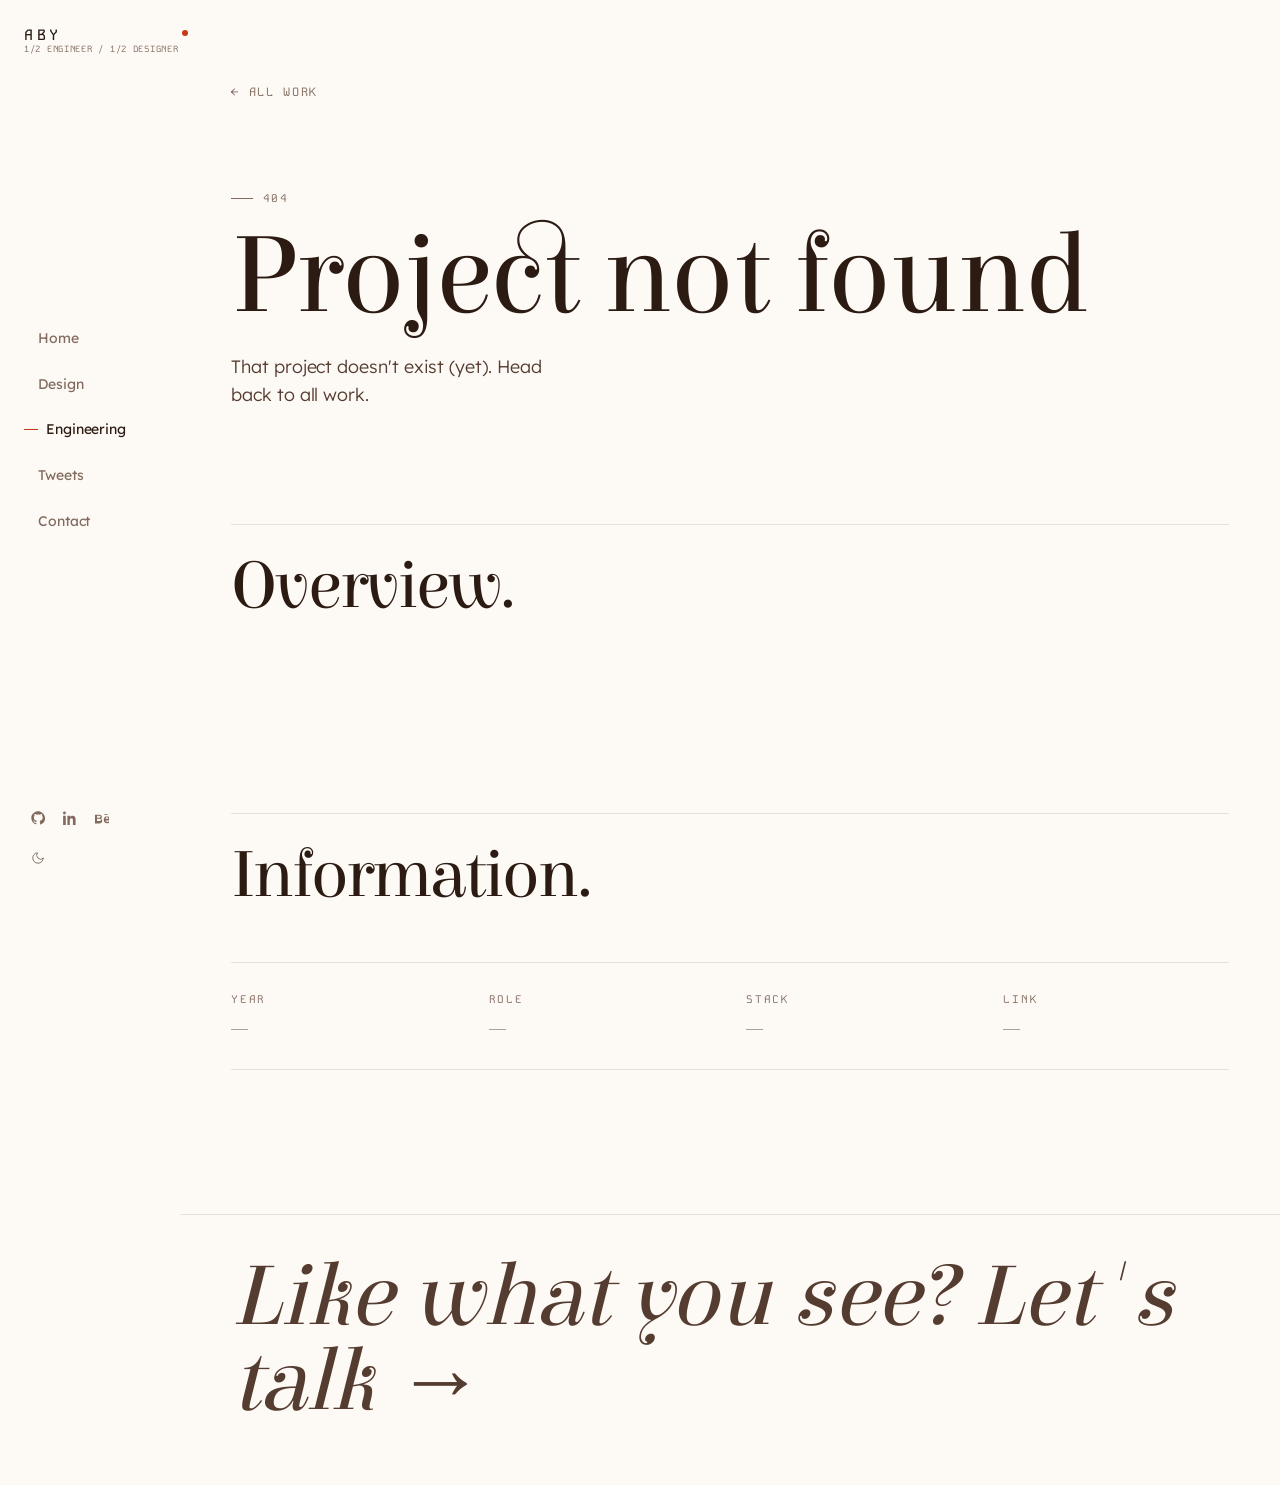
<file: project.html>
<!doctype html>
<html lang="en">
<head>
  <meta charset="utf-8" />
  <meta name="viewport" content="width=device-width, initial-scale=1" />
  <title>Project Details | Achref Ben Yaagoub</title>
  <meta name="description" content="Project case study — Achref Ben Yaagoub." />

  <!-- social preview -->
  <meta property="og:type" content="website" />
  <meta property="og:site_name" content="Achref Ben Yaagoub" />
  <meta property="og:title" content="Project — Achref Ben Yaagoub" />
  <meta property="og:description" content="Project case study — Achref Ben Yaagoub." />
  <meta property="og:url" content="https://achref-dev.vercel.app/project.html" />
  <meta property="og:image" content="https://achref-dev.vercel.app/assets/images/og-card.png" />
  <meta property="og:image:width" content="1200" />
  <meta property="og:image:height" content="630" />
  <meta name="twitter:card" content="summary_large_image" />
  <meta name="twitter:title" content="Project — Achref Ben Yaagoub" />
  <meta name="twitter:description" content="Project case study — Achref Ben Yaagoub." />
  <meta name="twitter:image" content="https://achref-dev.vercel.app/assets/images/og-card.png" />
  <link rel="canonical" href="https://achref-dev.vercel.app/project.html" />

  <link rel="icon" href="./assets/images/logo.svg" type="image/svg+xml" />
  <link rel="icon" href="./assets/images/logo.ico" sizes="any" />
  <link rel="apple-touch-icon" href="./assets/images/logo.ico" />

  <link rel="preconnect" href="https://fonts.googleapis.com" />
  <link rel="preconnect" href="https://fonts.gstatic.com" crossorigin />
  <link href="https://fonts.googleapis.com/css2?family=Elsie:wght@400;900&family=Lexend:wght@200;300;400;500;600&family=Kode+Mono:wght@400;500;600&display=swap" rel="stylesheet" />

  <link rel="stylesheet" href="./assets/css/style.css" />
  <link rel="stylesheet" href="./assets/css/theme.css" />
</head>

<body>

  <a class="skip-link" href="#main">Skip to content</a>

  <div class="app">

    <aside class="rail">
      <a href="./index.html" class="rail__brand" aria-label="Home">
        <span class="brand-monogram">ABY</span>
        <span class="brand-role">1/2 Engineer / 1/2 Designer</span>
      </a>

      <nav class="rail__nav" aria-label="Primary">
        <ul class="rail__list">
          <li><a class="rail__link" href="./index.html#top">Home</a></li>
          <li><a class="rail__link" href="./design.html">Design</a></li>
          <li><a class="rail__link" href="./work.html" aria-current="page">Engineering</a></li>
          <li><a class="rail__link" href="./tweets.html">Tweets</a></li>
          <li><a class="rail__link" href="./contact.html">Contact</a></li>
        </ul>
      </nav>

      <div class="rail__foot">
        <div class="rail__socials">
          <a href="https://github.com/Achref200" aria-label="GitHub" target="_blank" rel="noopener">
            <svg viewBox="0 0 24 24" fill="currentColor"><path d="M12 .5C5.7.5.5 5.7.5 12c0 5.1 3.3 9.4 7.9 10.9.6.1.8-.3.8-.6v-2c-3.2.7-3.9-1.5-3.9-1.5-.5-1.3-1.3-1.7-1.3-1.7-1.1-.7.1-.7.1-.7 1.2.1 1.8 1.2 1.8 1.2 1 1.8 2.8 1.3 3.5 1 .1-.8.4-1.3.8-1.6-2.6-.3-5.3-1.3-5.3-5.7 0-1.3.4-2.3 1.2-3.1-.1-.3-.5-1.5.1-3.1 0 0 1-.3 3.3 1.2.9-.3 2-.4 3-.4s2.1.1 3 .4c2.3-1.5 3.3-1.2 3.3-1.2.6 1.6.2 2.8.1 3.1.8.8 1.2 1.9 1.2 3.1 0 4.4-2.7 5.4-5.3 5.7.4.4.8 1.1.8 2.2v3.3c0 .3.2.7.8.6 4.6-1.5 7.9-5.8 7.9-10.9C23.5 5.7 18.3.5 12 .5z"/></svg>
          </a>
          <a href="https://www.linkedin.com/in/achref-b-77b6b1229/" aria-label="LinkedIn" target="_blank" rel="noopener">
            <svg viewBox="0 0 24 24" fill="currentColor"><path d="M4.98 3.5C4.98 4.88 3.86 6 2.49 6 1.12 6 0 4.88 0 3.5 0 2.12 1.12 1 2.49 1c1.37 0 2.49 1.12 2.49 2.5zM.22 8.25h4.55V24H.22V8.25zm7.34 0h4.36v2.17h.06c.6-1.1 2.06-2.25 4.24-2.25 4.54 0 5.38 2.99 5.38 6.87V24h-4.55v-7.5c0-1.79-.03-4.09-2.5-4.09-2.5 0-2.88 1.95-2.88 3.96V24H7.56V8.25z"/></svg>
          </a>
          <a href="https://www.behance.net/achrefbenyaa" aria-label="Behance" target="_blank" rel="noopener">
            <svg viewBox="0 0 24 24" fill="currentColor"><path d="M7.4 6.5c1.5 0 2.7.4 3.4 1.1.7.7 1 1.7 1 2.9 0 1.4-.6 2.4-1.8 3 1.6.5 2.4 1.7 2.4 3.5 0 1.4-.5 2.5-1.4 3.3-.9.8-2.3 1.2-4.2 1.2H0V6.5h7.4zm-.3 5.1c.8 0 1.3-.1 1.7-.4.4-.3.6-.7.6-1.3 0-.7-.2-1.1-.6-1.4-.4-.3-1-.4-1.8-.4H3.4v3.5h3.7zm.2 5.7c.9 0 1.6-.2 2-.5.4-.3.7-.9.7-1.5 0-.7-.2-1.2-.7-1.5-.4-.3-1.1-.5-2-.5H3.4v4h3.9zM20.4 9c1.8 0 3.1.6 4.1 1.7 1 1.2 1.5 2.7 1.5 4.7v.7h-7.7c.1.9.4 1.5.9 2 .5.4 1.2.7 2 .7 1.2 0 2-.5 2.5-1.4h2.1c-.4 1.1-1 2-1.9 2.6-.9.6-2 .9-3.3.9-1.8 0-3.1-.5-4.1-1.6-1-1-1.5-2.5-1.5-4.2 0-1.8.5-3.2 1.5-4.3 1-1.2 2.4-1.8 4-1.8zm0 1.9c-.7 0-1.3.2-1.8.6-.5.4-.8 1-.9 1.7h5.4c-.1-.7-.4-1.3-.9-1.7-.5-.4-1.1-.6-1.8-.6zM21.9 7H16V5.4h5.9V7z"/></svg>
          </a>
        </div>
        <button class="theme-toggle" data-theme-toggle aria-label="Toggle theme">
          <svg viewBox="0 0 24 24" fill="none" stroke="currentColor" stroke-width="1.6" stroke-linecap="round" stroke-linejoin="round">
            <path d="M21 12.8A9 9 0 1 1 11.2 3 7 7 0 0 0 21 12.8z"/>
          </svg>
        </button>
      </div>
    </aside>

    <main class="page" data-project-root>

      <!-- back -->
      <section class="container project-top">
        <a class="back-link" href="./work.html" data-reveal>← All work</a>
      </section>

      <!-- cover (top of the page) -->
      <section class="container project-cover-section" data-project-cover-section hidden>
        <figure class="project-cover" data-reveal>
          <img data-project-cover alt="" />
        </figure>
      </section>

      <!-- title / subtitle -->
      <section class="container project-hero">
        <p class="eyebrow" data-reveal data-project-category>—</p>

        <h1 class="display project-hero__title" data-reveal data-project-title>—</h1>

        <p class="lead project-hero__tagline" data-reveal data-project-tagline></p>
      </section>

      <!-- overview / description -->
      <section class="container project-overview-section">
        <div class="section-head">
          <h2 class="section-title" data-reveal>Overview.</h2>
        </div>
        <div class="project-description" data-reveal data-project-description></div>
      </section>

      <!-- platform surfaces / gallery -->
      <section class="container project-surfaces-section" data-project-surfaces-section hidden>
        <div class="section-head">
          <h2 class="section-title" data-reveal>Surfaces<em>.</em></h2>
          <span class="archive__note" data-reveal>Inside the platform</span>
        </div>
        <div class="surfaces" data-project-surfaces></div>
      </section>

      <!-- information / meta strip -->
      <section class="container project-meta-section">
        <div class="section-head">
          <h2 class="section-title" data-reveal>Information.</h2>
        </div>
        <ul class="project-meta" data-reveal>
          <li>
            <span class="k">Year</span>
            <span class="v" data-project-year>—</span>
          </li>
          <li>
            <span class="k">Role</span>
            <span class="v" data-project-role>—</span>
          </li>
          <li>
            <span class="k">Stack</span>
            <span class="v" data-project-stack>—</span>
          </li>
          <li>
            <span class="k">Link</span>
            <span class="v" data-project-links>—</span>
          </li>
        </ul>
      </section>

      <footer class="foot">
        <div class="container foot__row">
          <p class="foot__big" data-reveal>
            Like what you see? <a href="./contact.html">Let's talk →</a>
          </p>
        </div>
      </footer>

    </main>
  </div>

  <script src="./assets/js/script.js"></script>
  <script src="./assets/js/theme.js"></script>
</body>
</html>
</file>
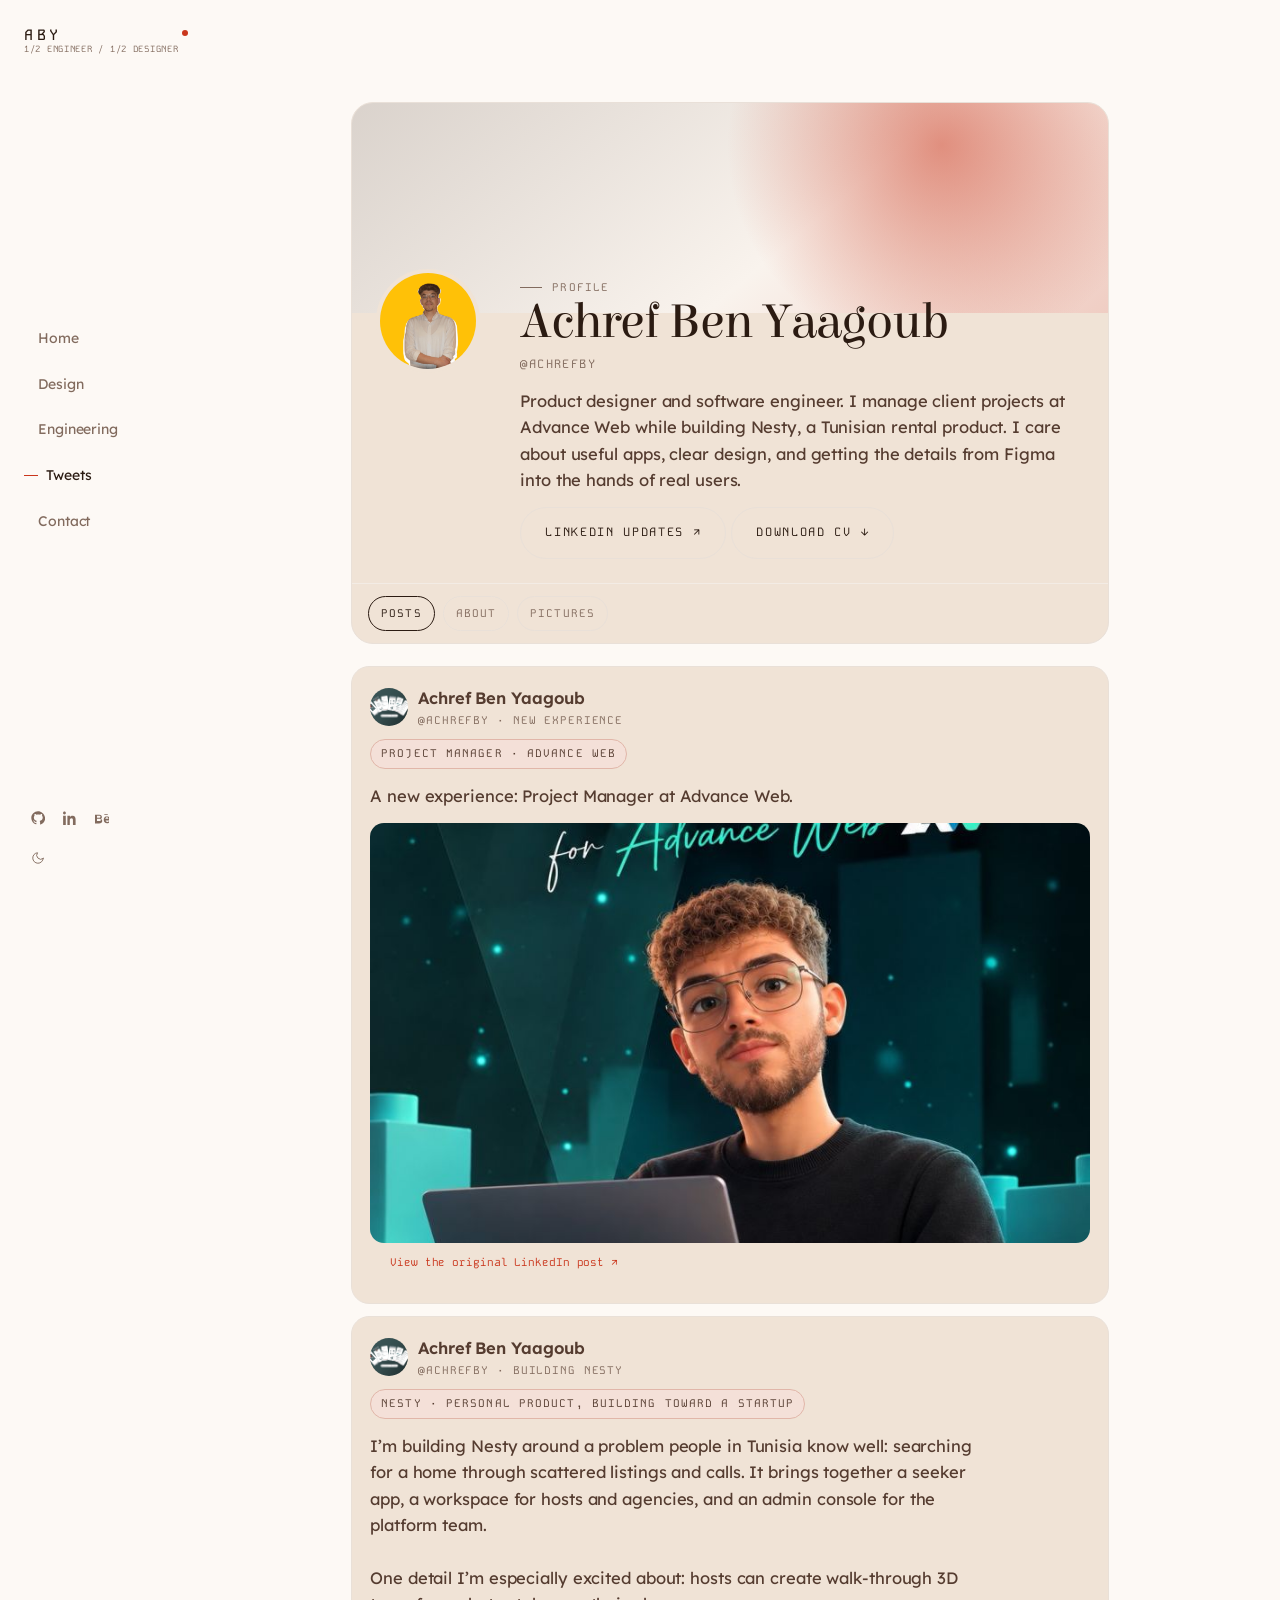
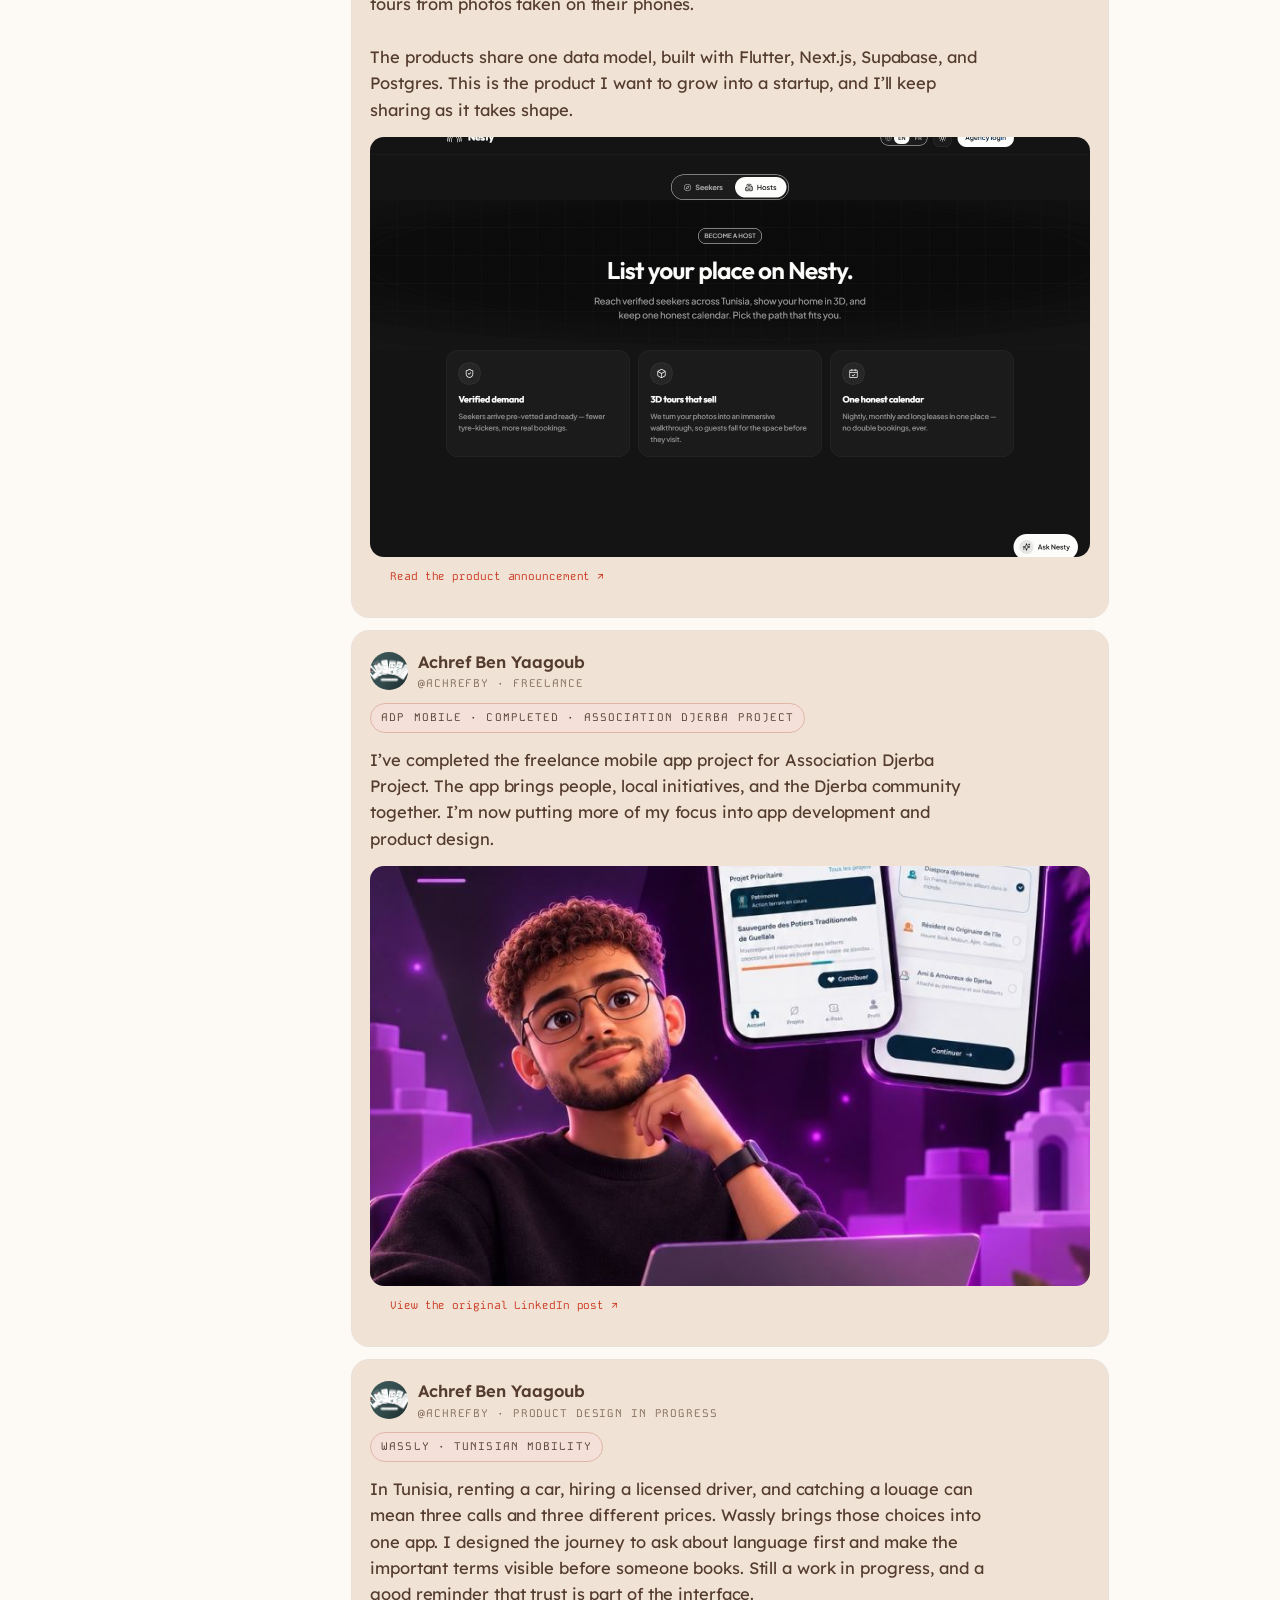
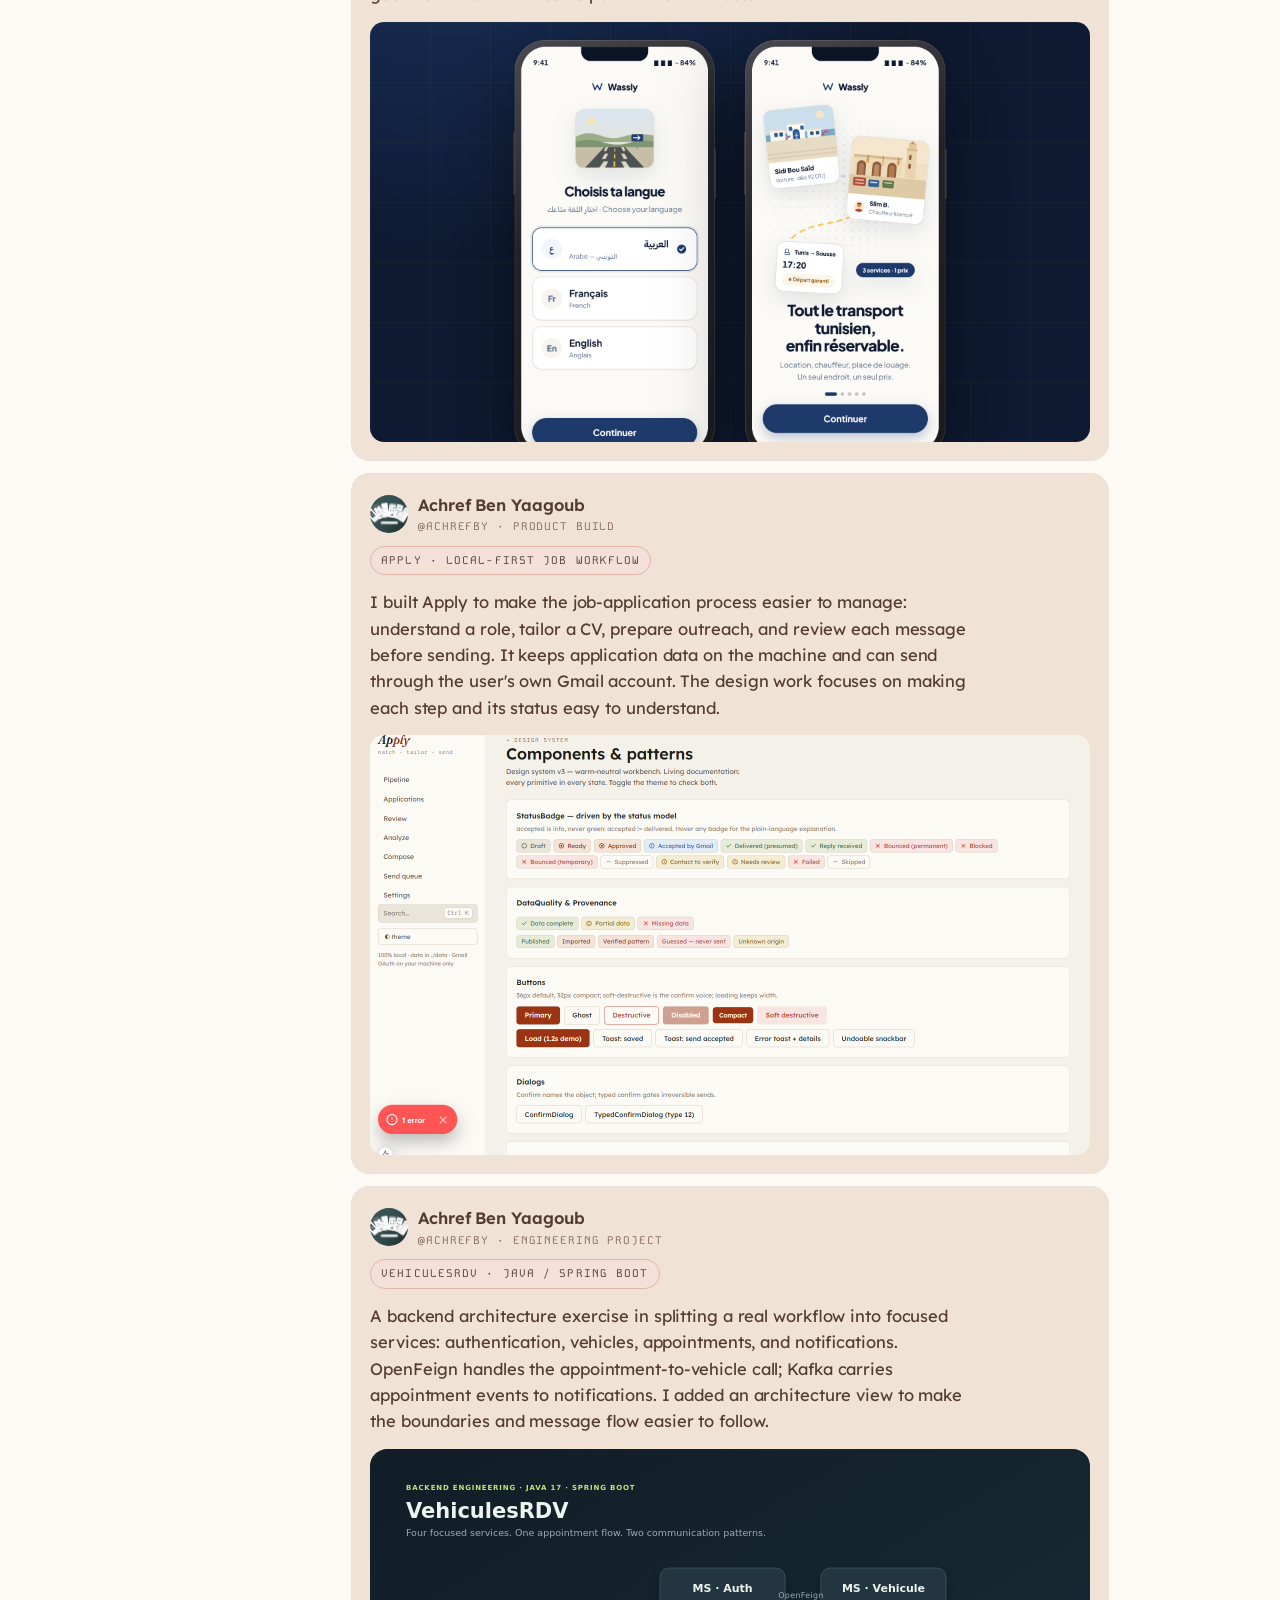
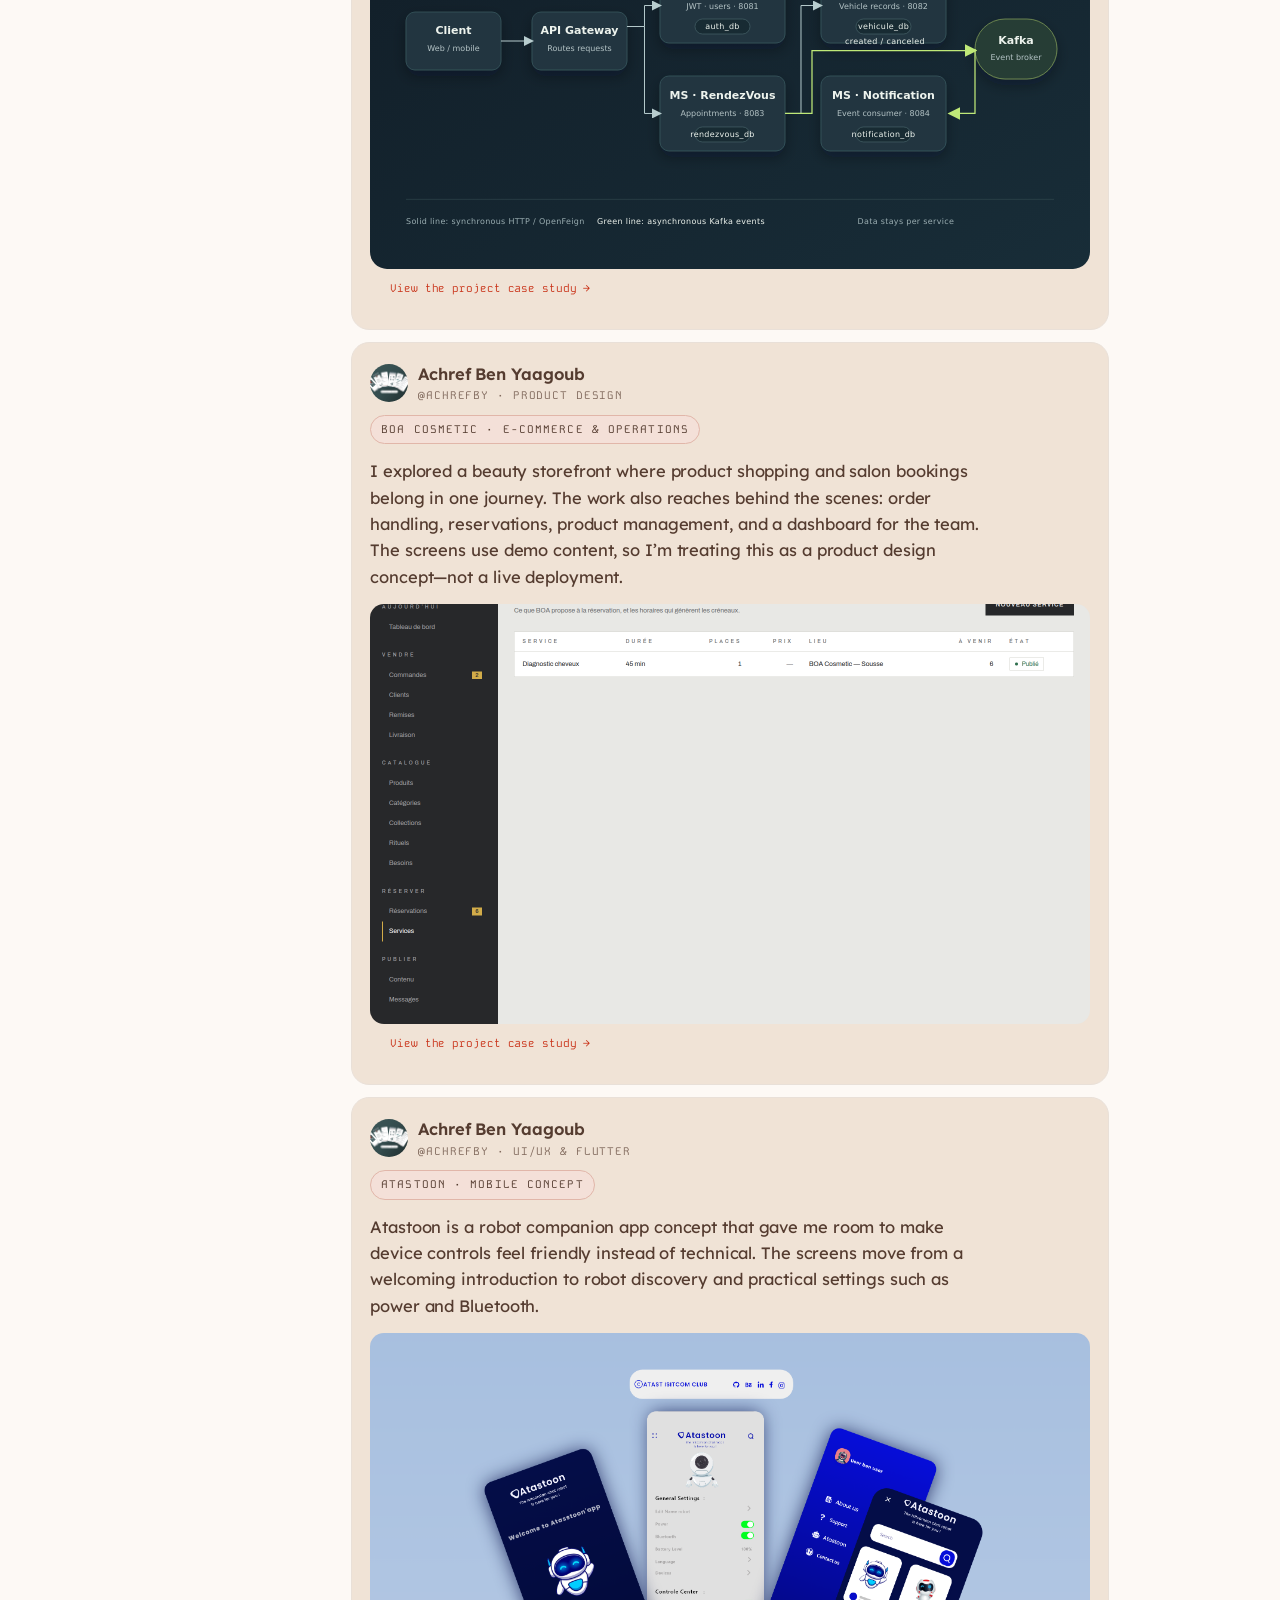
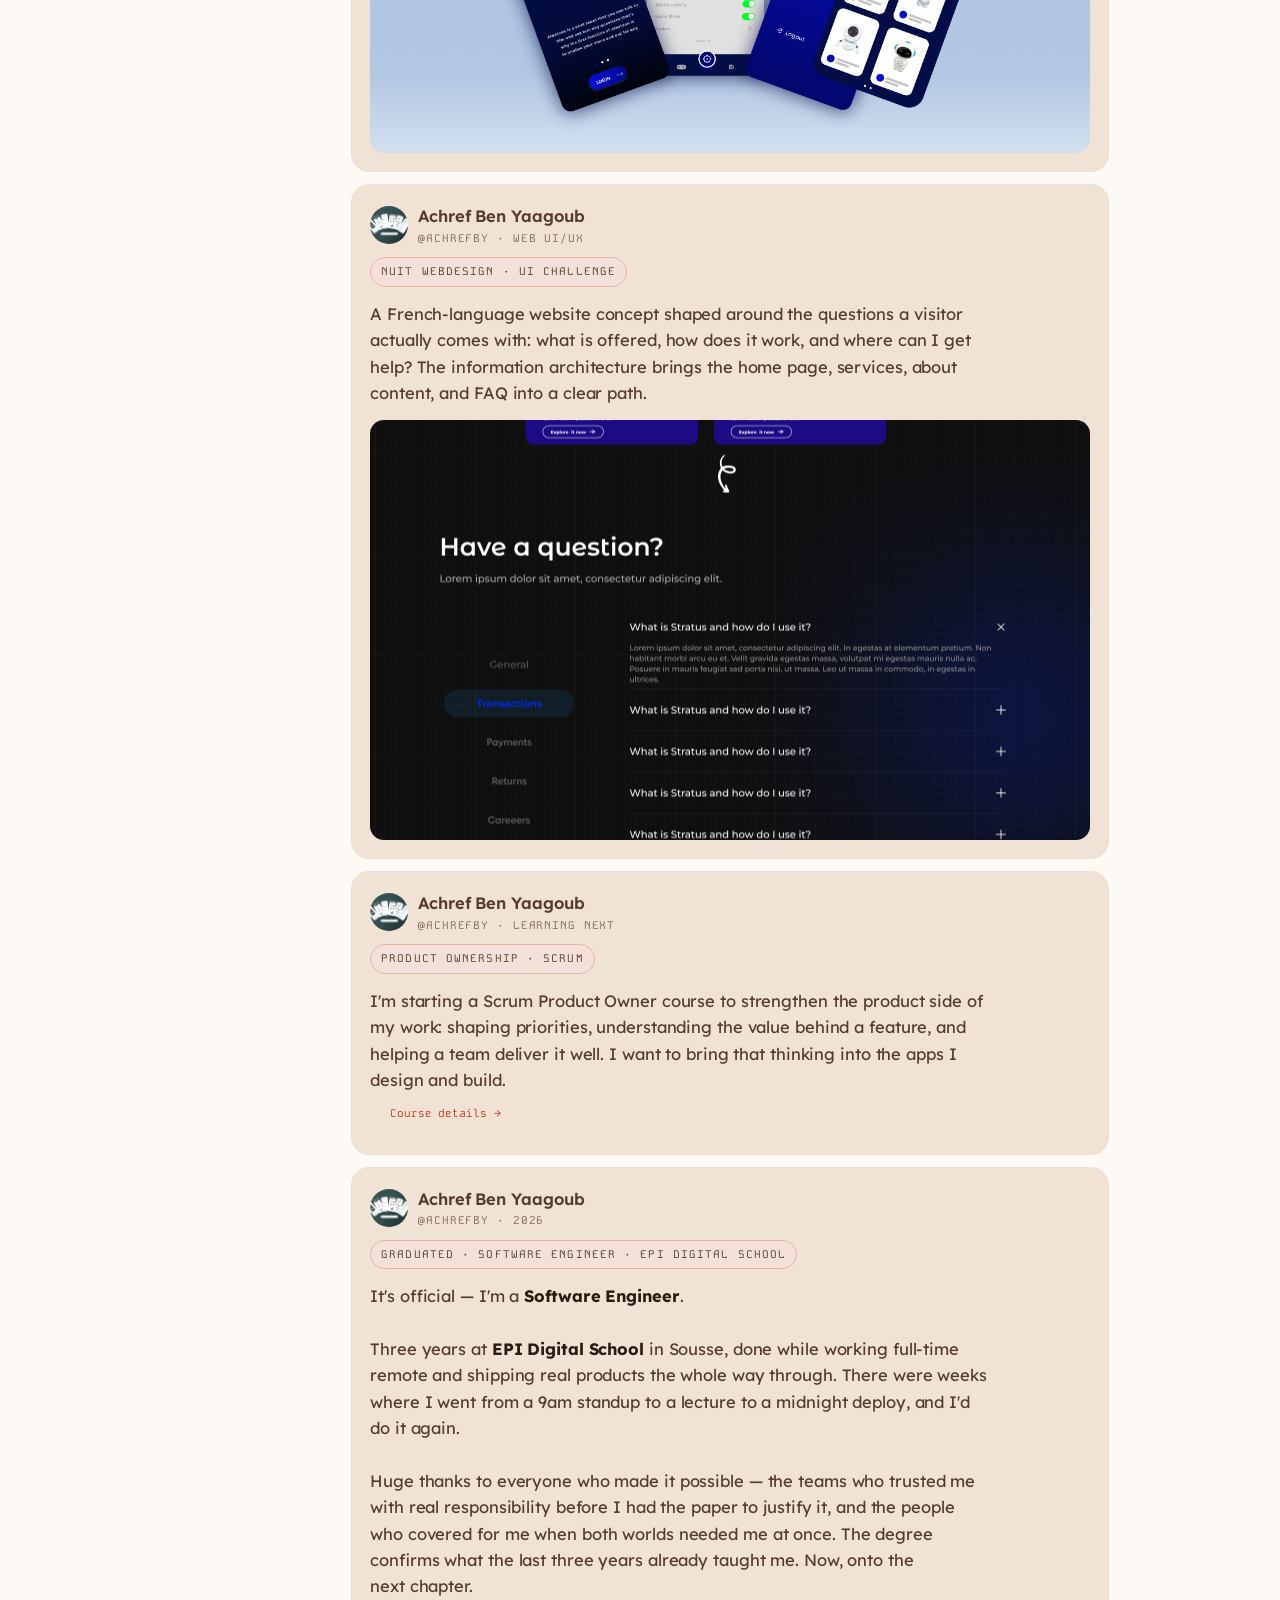
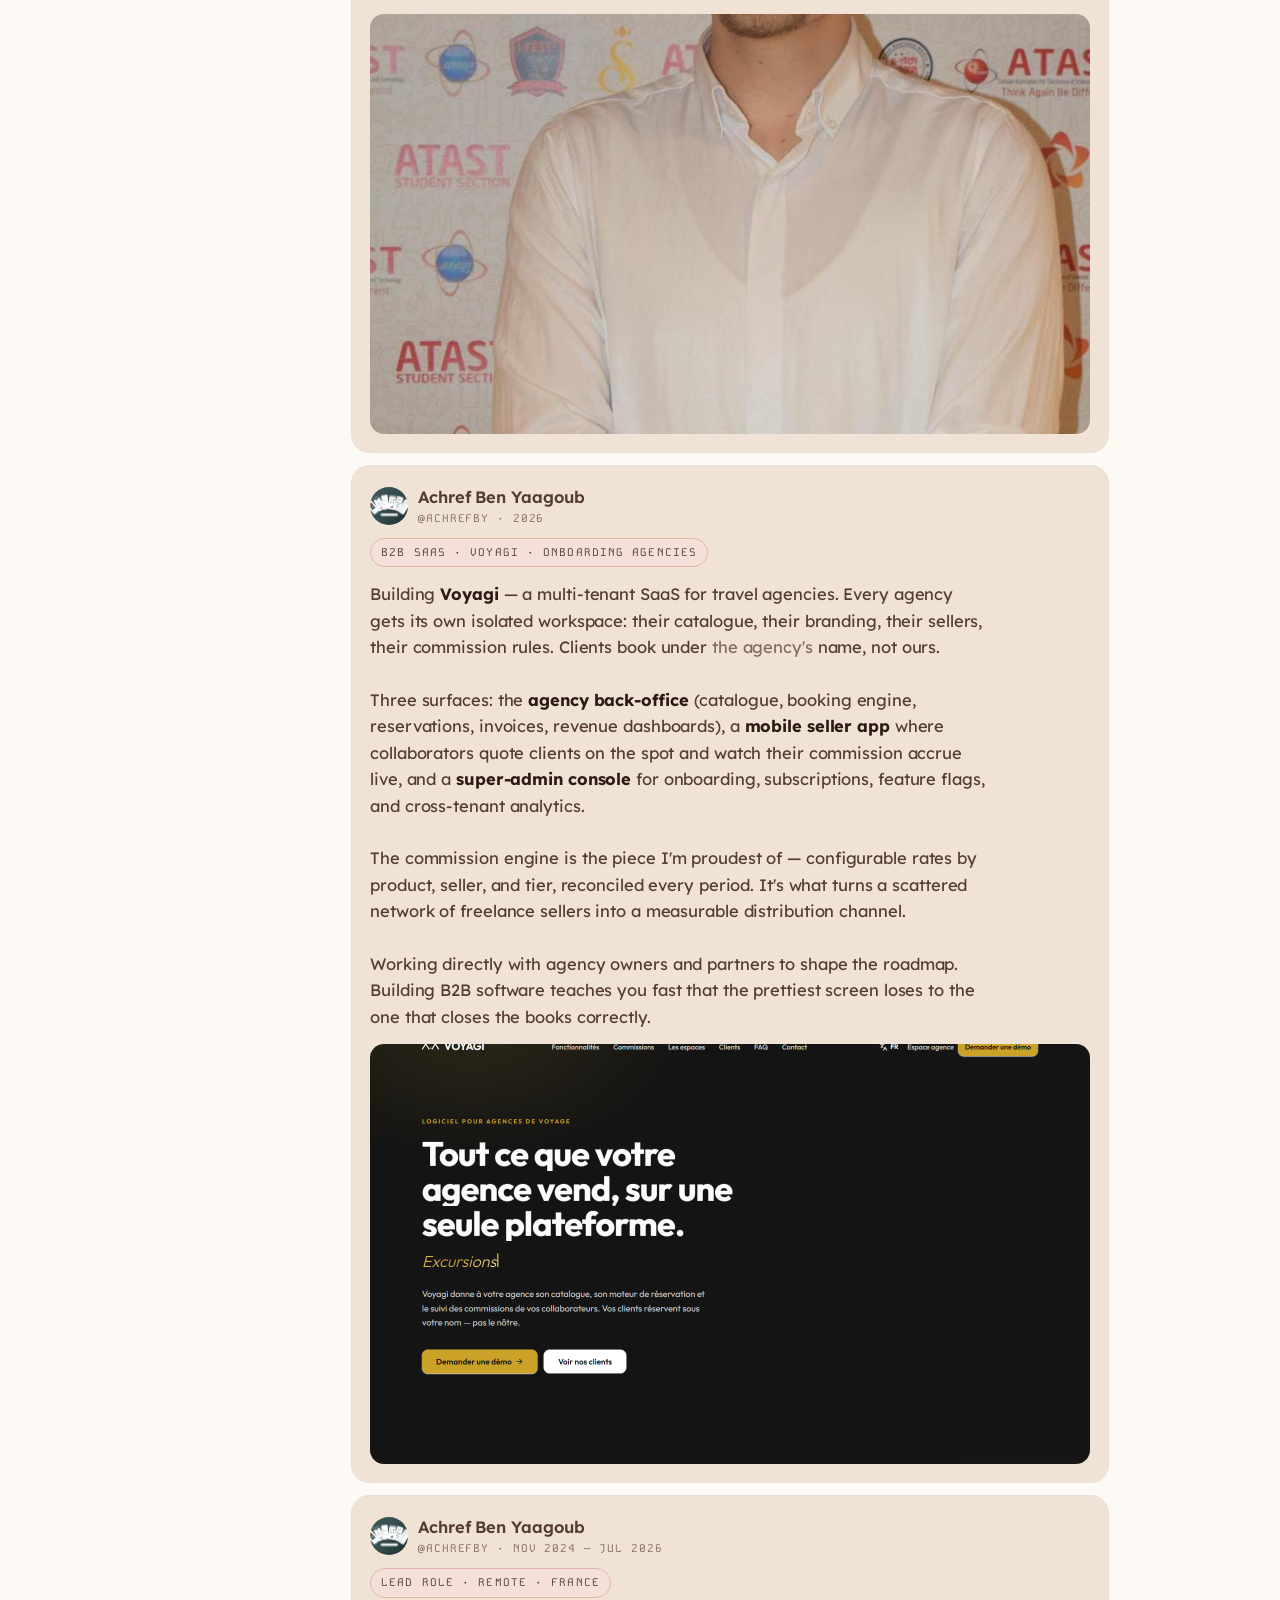
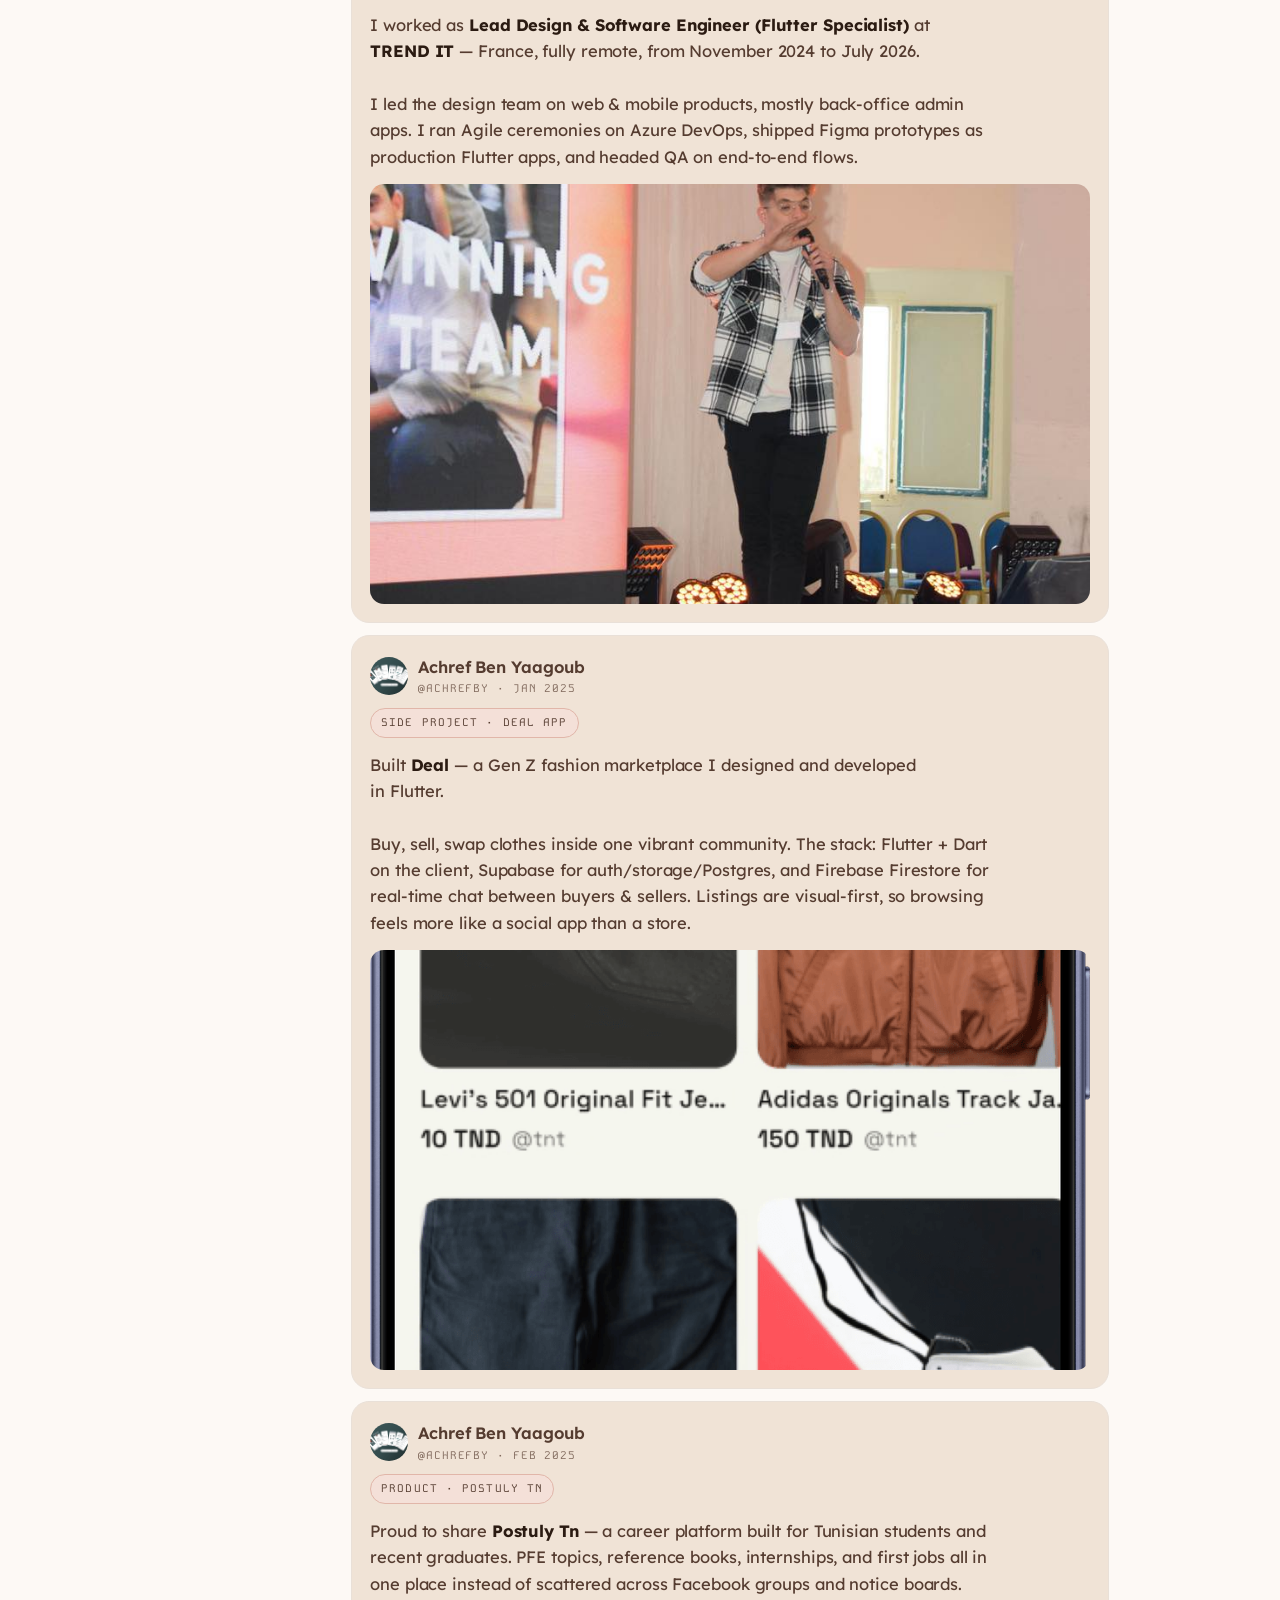
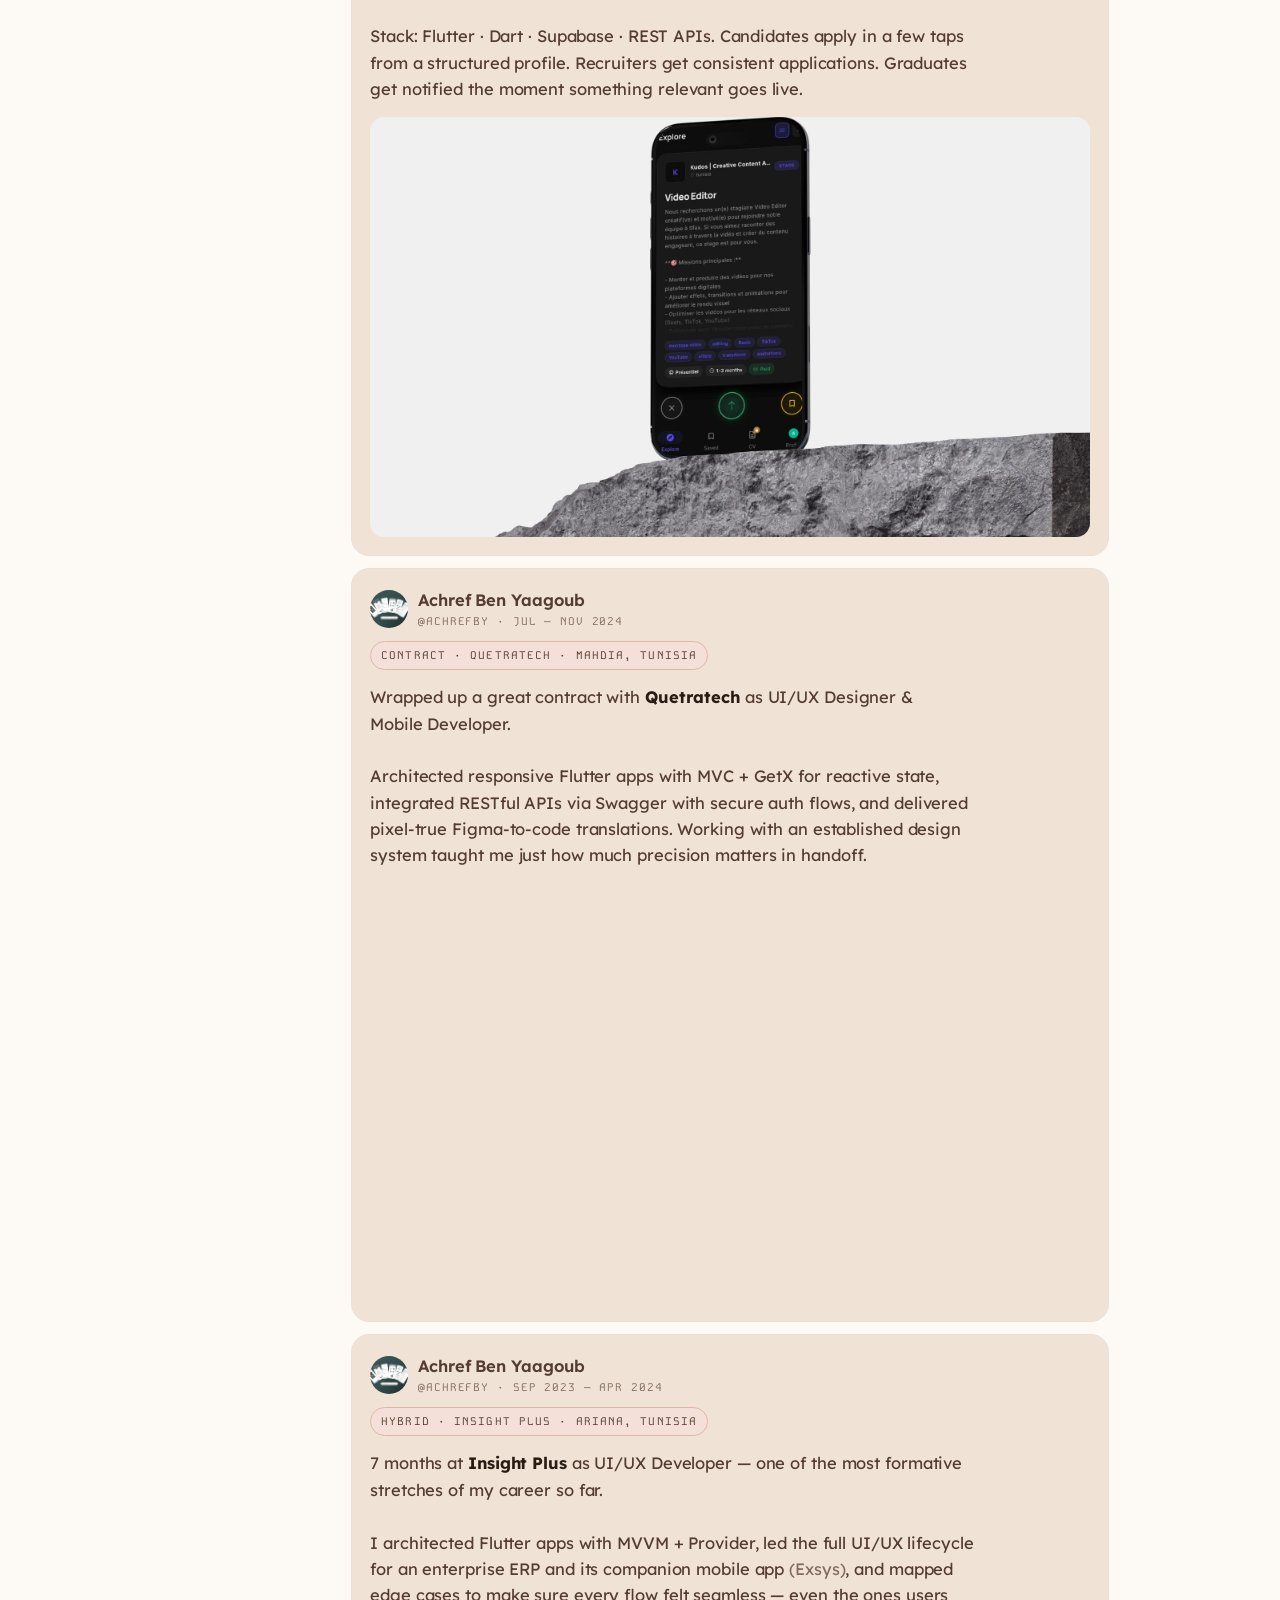
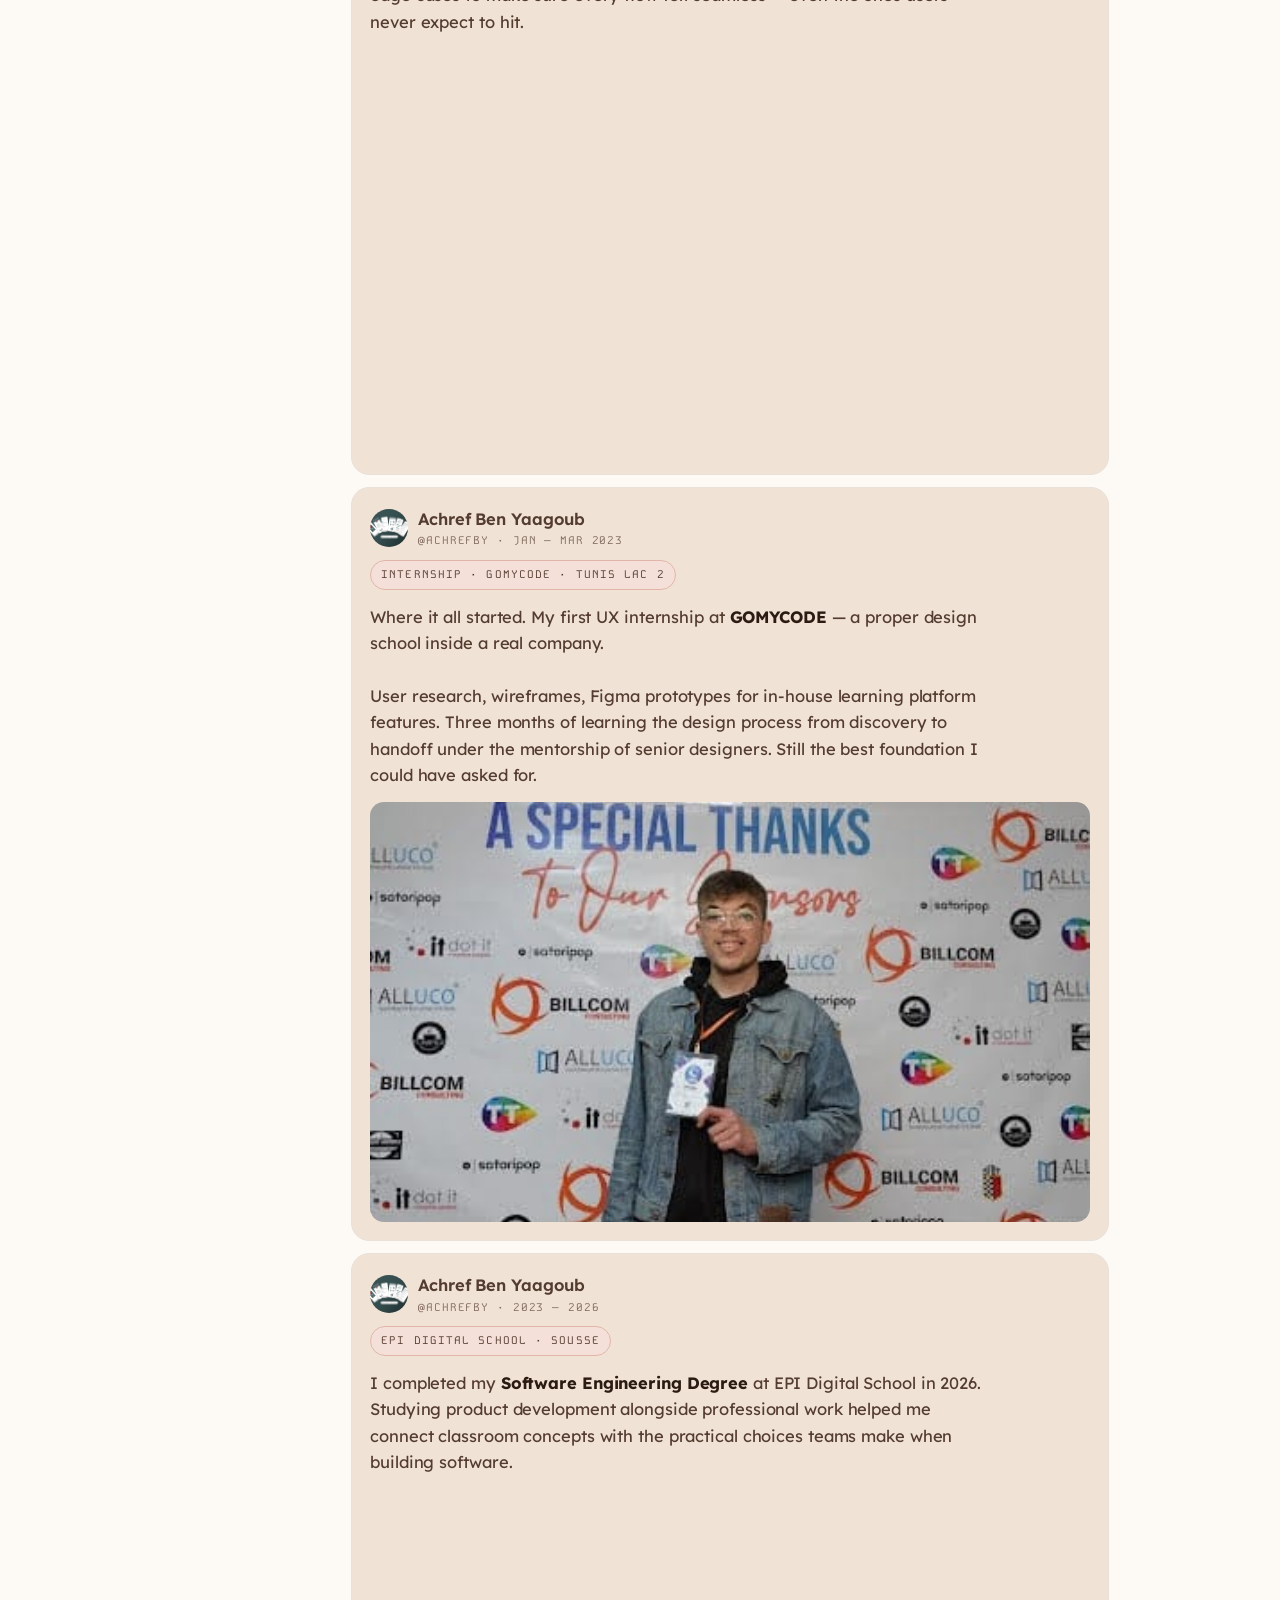
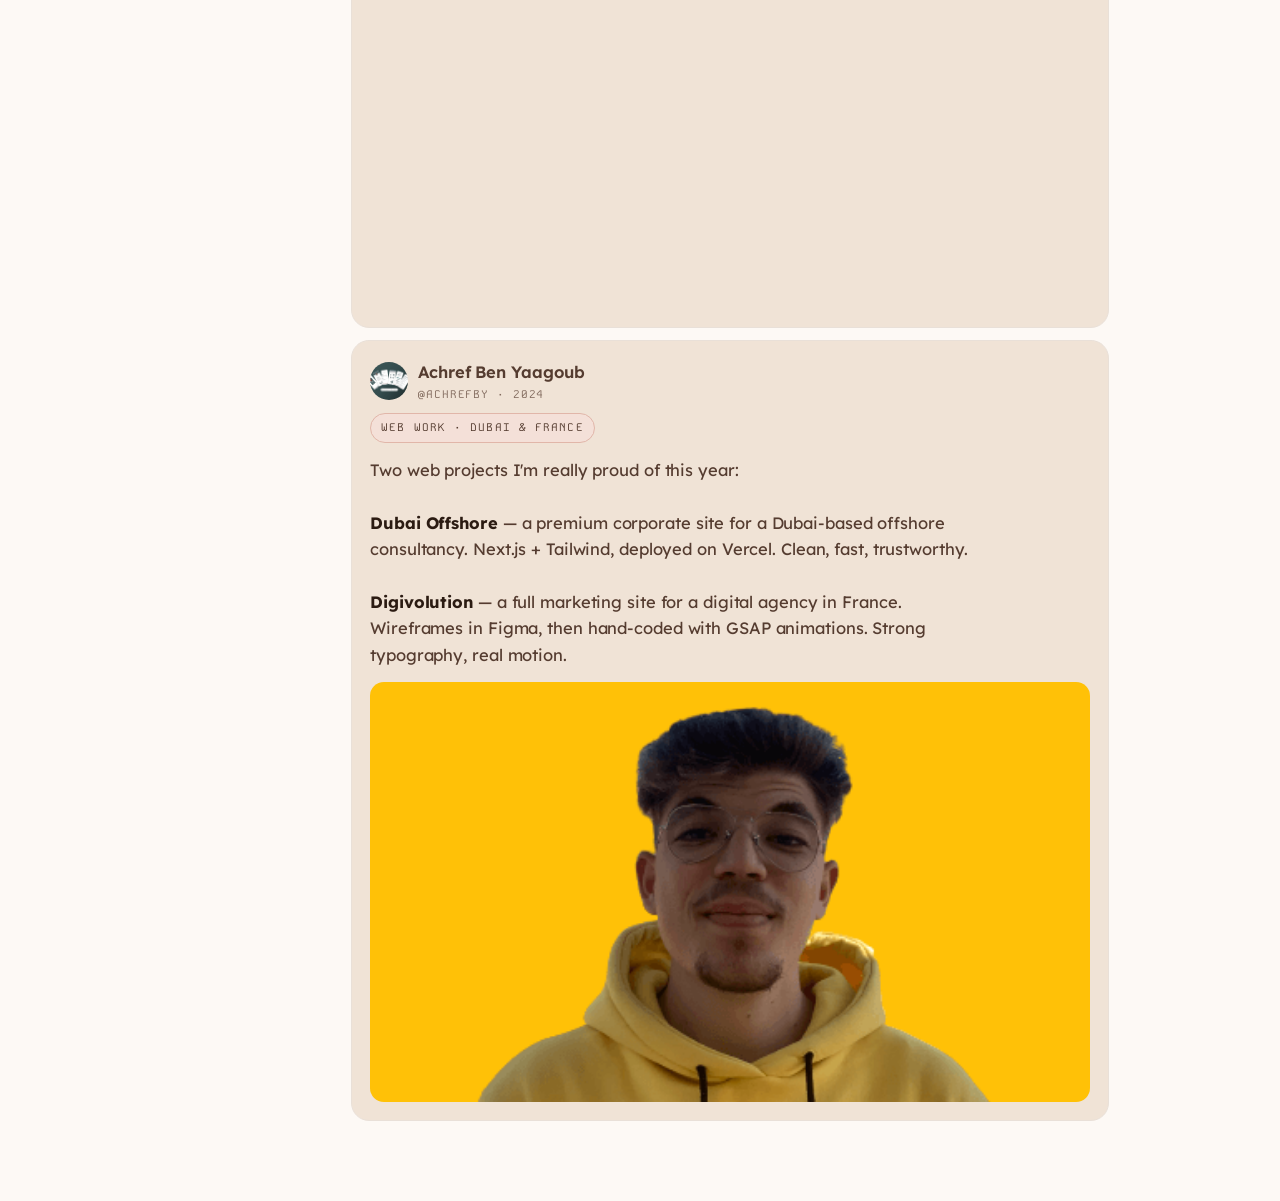
<file: tweets.html>
<!doctype html>
<html lang="en">
  <head>
    <meta charset="utf-8" />
    <meta name="viewport" content="width=device-width, initial-scale=1" />
    <title>Tweets | Achref Ben Yaagoub</title>
    <meta name="description" content="Tweets and current updates from Achref Ben Yaagoub. A profile-style feed with photos, small notes, and quick reactions." />

 <!-- social preview -->
 <meta property="og:type" content="website" />
 <meta property="og:site_name" content="Achref Ben Yaagoub" />
 <meta property="og:title" content="Updates — Achref Ben Yaagoub" />
 <meta property="og:description" content="Tweets and current updates from Achref Ben Yaagoub. A profile-style feed with photos, small notes, and quick reactions." />
 <meta property="og:url" content="https://achref-dev.vercel.app/tweets.html" />
 <meta property="og:image" content="https://achref-dev.vercel.app/assets/images/og-card.png" />
 <meta property="og:image:width" content="1200" />
 <meta property="og:image:height" content="630" />
 <meta name="twitter:card" content="summary_large_image" />
 <meta name="twitter:title" content="Updates — Achref Ben Yaagoub" />
 <meta name="twitter:description" content="Tweets and current updates from Achref Ben Yaagoub. A profile-style feed with photos, small notes, and quick reactions." />
 <meta name="twitter:image" content="https://achref-dev.vercel.app/assets/images/og-card.png" />
 <link rel="canonical" href="https://achref-dev.vercel.app/tweets.html" />

    <link rel="icon" href="./assets/images/logo.svg" type="image/svg+xml" />
    <link rel="icon" href="./assets/images/logo.ico" sizes="any" />
    <link rel="apple-touch-icon" href="./assets/images/logo.ico" />

    <link rel="preconnect" href="https://fonts.googleapis.com" />
    <link rel="preconnect" href="https://fonts.gstatic.com" crossorigin />
    <link href="https://fonts.googleapis.com/css2?family=Elsie:wght@400;900&family=Lexend:wght@200;300;400;500;600&family=Kode+Mono:wght@400;500;600&display=swap" rel="stylesheet" />

    <link rel="stylesheet" href="./assets/css/style.css" />
  <link rel="stylesheet" href="./assets/css/theme.css" />
  </head>

  <body>

    <a class="skip-link" href="#main">Skip to content</a>

    <div class="app">

      <aside class="rail">
        <a href="./index.html" class="rail__brand" aria-label="Home">
          <span class="brand-monogram">ABY</span>
          <span class="brand-role">1/2 Engineer / 1/2 Designer</span>
        </a>

        <nav class="rail__nav" aria-label="Primary">
          <ul class="rail__list">
            <li><a class="rail__link" href="./index.html#top">Home</a></li>
            <li><a class="rail__link" href="./design.html">Design</a></li>
            <li><a class="rail__link" href="./work.html">Engineering</a></li>
            <li><a class="rail__link" href="./tweets.html" aria-current="page">Tweets</a></li>
            <li><a class="rail__link" href="./contact.html">Contact</a></li>
          </ul>
        </nav>

        <div class="rail__foot">
          <div class="rail__socials">
            <a href="https://github.com/Achref200" aria-label="GitHub" target="_blank" rel="noopener">
              <svg viewBox="0 0 24 24" fill="currentColor"><path d="M12 .5C5.7.5.5 5.7.5 12c0 5.1 3.3 9.4 7.9 10.9.6.1.8-.3.8-.6v-2c-3.2.7-3.9-1.5-3.9-1.5-.5-1.3-1.3-1.7-1.3-1.7-1.1-.7.1-.7.1-.7 1.2.1 1.8 1.2 1.8 1.2 1 1.8 2.8 1.3 3.5 1 .1-.8.4-1.3.8-1.6-2.6-.3-5.3-1.3-5.3-5.7 0-1.3.4-2.3 1.2-3.1-.1-.3-.5-1.5.1-3.1 0 0 1-.3 3.3 1.2.9-.3 2-.4 3-.4s2.1.1 3 .4c2.3-1.5 3.3-1.2 3.3-1.2.6 1.6.2 2.8.1 3.1.8.8 1.2 1.9 1.2 3.1 0 4.4-2.7 5.4-5.3 5.7.4.4.8 1.1.8 2.2v3.3c0 .3.2.7.8.6 4.6-1.5 7.9-5.8 7.9-10.9C23.5 5.7 18.3.5 12 .5z"/></svg>
            </a>
            <a href="https://www.linkedin.com/in/achref-b-77b6b1229/" aria-label="LinkedIn" target="_blank" rel="noopener">
              <svg viewBox="0 0 24 24" fill="currentColor"><path d="M4.98 3.5C4.98 4.88 3.86 6 2.49 6 1.12 6 0 4.88 0 3.5 0 2.12 1.12 1 2.49 1c1.37 0 2.49 1.12 2.49 2.5zM.22 8.25h4.55V24H.22V8.25zm7.34 0h4.36v2.17h.06c.6-1.1 2.06-2.25 4.24-2.25 4.54 0 5.38 2.99 5.38 6.87V24h-4.55v-7.5c0-1.79-.03-4.09-2.5-4.09-2.5 0-2.88 1.95-2.88 3.96V24H7.56V8.25z"/></svg>
            </a>
            <a href="https://www.behance.net/achrefbenyaa" aria-label="Behance" target="_blank" rel="noopener">
              <svg viewBox="0 0 24 24" fill="currentColor"><path d="M7.4 6.5c1.5 0 2.7.4 3.4 1.1.7.7 1 1.7 1 2.9 0 1.4-.6 2.4-1.8 3 1.6.5 2.4 1.7 2.4 3.5 0 1.4-.5 2.5-1.4 3.3-.9.8-2.3 1.2-4.2 1.2H0V6.5h7.4zm-.3 5.1c.8 0 1.3-.1 1.7-.4.4-.3.6-.7.6-1.3 0-.7-.2-1.1-.6-1.4-.4-.3-1-.4-1.8-.4H3.4v3.5h3.7zm.2 5.7c.9 0 1.6-.2 2-.5.4-.3.7-.9.7-1.5 0-.7-.2-1.2-.7-1.5-.4-.3-1.1-.5-2-.5H3.4v4h3.9zM20.4 9c1.8 0 3.1.6 4.1 1.7 1 1.2 1.5 2.7 1.5 4.7v.7h-7.7c.1.9.4 1.5.9 2 .5.4 1.2.7 2 .7 1.2 0 2-.5 2.5-1.4h2.1c-.4 1.1-1 2-1.9 2.6-.9.6-2 .9-3.3.9-1.8 0-3.1-.5-4.1-1.6-1-1-1.5-2.5-1.5-4.2 0-1.8.5-3.2 1.5-4.3 1-1.2 2.4-1.8 4-1.8zm0 1.9c-.7 0-1.3.2-1.8.6-.5.4-.8 1-.9 1.7h5.4c-.1-.7-.4-1.3-.9-1.7-.5-.4-1.1-.6-1.8-.6zM21.9 7H16V5.4h5.9V7z"/></svg>
            </a>
          </div>
          <button class="theme-toggle" data-theme-toggle aria-label="Toggle theme">
            <svg viewBox="0 0 24 24" fill="none" stroke="currentColor" stroke-width="1.6" stroke-linecap="round" stroke-linejoin="round">
              <path d="M21 12.8A9 9 0 1 1 11.2 3 7 7 0 0 0 21 12.8z"/>
            </svg>
          </button>
        </div>
      </aside>

      <main class="page tweets-page" data-tweets-root>
        <section class="container tweets-shell">
          <article class="tweets-profile" data-reveal>
            <div class="tweets-cover"></div>
            <div class="tweets-profile__body">
              <div class="tweets-avatar-wrap">
                <img class="tweets-avatar" src="./assets/images/Screenshot_1.png" alt="Achref Ben Yaagoub profile photo" />
              </div>
              <div class="tweets-heading">
                <p class="eyebrow">Profile</p>
                <h1>Achref Ben Yaagoub</h1>
                <p class="tweets-handle">@achrefby</p>
                <p class="tweets-bio">Product designer and software engineer. I manage client projects at Advance Web while building Nesty, a Tunisian rental product. I care about useful apps, clear design, and getting the details from Figma into the hands of real users.</p>
                <div class="tweets-quick">
                  <a class="btn btn--ghost" href="https://www.linkedin.com/in/achref-b-77b6b1229/" target="_blank" rel="noopener">LinkedIn updates ↗</a>
                  <a class="btn btn--ghost" href="./assets/files/Achref_BenYaagoub_CV.pdf" download>Download CV ↓</a>
                </div>
              </div>
            </div>
            <div class="tweets-tabs">
              <button class="tweets-tab is-current" type="button">Posts</button>
              <button class="tweets-tab" type="button" aria-disabled="true">About</button>
              <button class="tweets-tab" type="button" aria-disabled="true">Pictures</button>
            </div>
          </article>

          <ul class="tweet-feed">
            <li class="tweet-card" data-reveal data-tweet-id="advance-web-role">
              <header class="tweet-head">
                <img src="./assets/images/pp.png" alt="Achref avatar" loading="lazy" decoding="async" />
                <div><p class="tweet-name">Achref Ben Yaagoub</p><p class="tweet-meta">@achrefby · New experience</p></div>
              </header>
              <div class="tweet-badge">Project Manager · Advance Web</div>
              <p class="tweet-text">A new experience: Project Manager at Advance Web.</p>
              <img class="tweet-media" src="./assets/images/achref-AdvanceWeb.jpg" alt="Project Manager for Advance Web" loading="lazy" decoding="async" />
              <p class="tweet-source"><a href="https://lnkd.in/p/dXKN4xzB" target="_blank" rel="noopener">View the original LinkedIn post ↗</a></p>
            </li>
            <li class="tweet-card" data-reveal data-tweet-id="nesty-platform">
              <header class="tweet-head">
                <img src="./assets/images/pp.png" alt="Achref avatar" loading="lazy" decoding="async" />
                <div><p class="tweet-name">Achref Ben Yaagoub</p><p class="tweet-meta">@achrefby · Building Nesty</p></div>
              </header>
              <div class="tweet-badge">Nesty · Personal product, building toward a startup</div>
              <p class="tweet-text">I’m building Nesty around a problem people in Tunisia know well: searching for a home through scattered listings and calls. It brings together a seeker app, a workspace for hosts and agencies, and an admin console for the platform team.<br /><br />One detail I’m especially excited about: hosts can create walk-through 3D tours from photos taken on their phones.<br /><br />The products share one data model, built with Flutter, Next.js, Supabase, and Postgres. This is the product I want to grow into a startup, and I’ll keep sharing as it takes shape.</p>
              <img class="tweet-media" src="./assets/images/nesty.png" alt="Nesty platform" loading="lazy" decoding="async" />
              <p class="tweet-source"><a href="https://www.linkedin.com/posts/achref-b-77b6b1229_nestytn-activity-7500519091812728833-f-0r" target="_blank" rel="noopener">Read the product announcement ↗</a></p>
            </li>
            <li class="tweet-card" data-reveal data-tweet-id="adp-freelance">
              <header class="tweet-head">
                <img src="./assets/images/pp.png" alt="Achref avatar" loading="lazy" decoding="async" />
                <div><p class="tweet-name">Achref Ben Yaagoub</p><p class="tweet-meta">@achrefby · Freelance</p></div>
              </header>
              <div class="tweet-badge">ADP Mobile · Completed · Association Djerba Project</div>
              <p class="tweet-text">I’ve completed the freelance mobile app project for Association Djerba Project. The app brings people, local initiatives, and the Djerba community together. I’m now putting more of my focus into app development and product design.</p>
              <img class="tweet-media" src="./assets/images/achref-adp.jpg" alt="ADP Mobile App for Association Djerba Project" loading="lazy" decoding="async" />
              <p class="tweet-source"><a href="https://lnkd.in/p/dMthTbvD" target="_blank" rel="noopener">View the original LinkedIn post ↗</a></p>
            </li>

            <!-- 0 · graduation — officially a software engineer -->
            <li class="tweet-card" data-reveal data-tweet-id="wassly-design">
              <header class="tweet-head">
                <img src="./assets/images/pp.png" alt="Achref avatar" loading="lazy" decoding="async" />
                <div><p class="tweet-name">Achref Ben Yaagoub</p><p class="tweet-meta">@achrefby &middot; Product design in progress</p></div>
              </header>
              <div class="tweet-badge">Wassly &middot; Tunisian mobility</div>
              <p class="tweet-text">In Tunisia, renting a car, hiring a licensed driver, and catching a louage can mean three calls and three different prices. Wassly brings those choices into one app. I designed the journey to ask about language first and make the important terms visible before someone books. Still a work in progress, and a good reminder that trust is part of the interface.</p>
              <img class="tweet-media" src="./assets/images/wassly-03.png" alt="Wassly language selection and transport onboarding screens" loading="lazy" decoding="async" />
            </li>

            <li class="tweet-card" data-reveal data-tweet-id="apply-tool">
              <header class="tweet-head">
                <img src="./assets/images/pp.png" alt="Achref avatar" loading="lazy" decoding="async" />
                <div><p class="tweet-name">Achref Ben Yaagoub</p><p class="tweet-meta">@achrefby &middot; Product build</p></div>
              </header>
              <div class="tweet-badge">Apply &middot; Local-first job workflow</div>
              <p class="tweet-text">I built Apply to make the job-application process easier to manage: understand a role, tailor a CV, prepare outreach, and review each message before sending. It keeps application data on the machine and can send through the user&#39;s own Gmail account. The design work focuses on making each step and its status easy to understand.</p>
              <img class="tweet-media" src="./assets/images/apply-design-light.png" alt="Apply component and interaction design system" loading="lazy" decoding="async" />
            </li>

            <li class="tweet-card" data-reveal data-tweet-id="vehicules-rdv">
              <header class="tweet-head">
                <img src="./assets/images/pp.png" alt="Achref avatar" loading="lazy" decoding="async" />
                <div><p class="tweet-name">Achref Ben Yaagoub</p><p class="tweet-meta">@achrefby · Engineering project</p></div>
              </header>
              <div class="tweet-badge">VehiculesRDV · Java / Spring Boot</div>
              <p class="tweet-text">A backend architecture exercise in splitting a real workflow into focused services: authentication, vehicles, appointments, and notifications. OpenFeign handles the appointment-to-vehicle call; Kafka carries appointment events to notifications. I added an architecture view to make the boundaries and message flow easier to follow.</p>
              <img class="tweet-media" src="./assets/images/vehiculesrdv-architecture.svg" alt="VehiculesRDV microservices architecture diagram" loading="lazy" decoding="async" />
              <p class="tweet-source"><a href="./project.html?id=vehicules-rdv">View the project case study →</a></p>
            </li>

            <li class="tweet-card" data-reveal data-tweet-id="boa-cosmetic">
              <header class="tweet-head">
                <img src="./assets/images/pp.png" alt="Achref avatar" loading="lazy" decoding="async" />
                <div><p class="tweet-name">Achref Ben Yaagoub</p><p class="tweet-meta">@achrefby · Product design</p></div>
              </header>
              <div class="tweet-badge">BOA Cosmetic · E-commerce & operations</div>
              <p class="tweet-text">I explored a beauty storefront where product shopping and salon bookings belong in one journey. The work also reaches behind the scenes: order handling, reservations, product management, and a dashboard for the team. The screens use demo content, so I’m treating this as a product design concept—not a live deployment.</p>
              <img class="tweet-media" src="./assets/images/boa-cosmetic-services.png" alt="BOA Cosmetic admin service management concept" loading="lazy" decoding="async" />
              <p class="tweet-source"><a href="./project.html?id=boa-cosmetic">View the project case study →</a></p>
            </li>

            <li class="tweet-card" data-reveal data-tweet-id="atastoon-design">
              <header class="tweet-head">
                <img src="./assets/images/pp.png" alt="Achref avatar" loading="lazy" decoding="async" />
                <div><p class="tweet-name">Achref Ben Yaagoub</p><p class="tweet-meta">@achrefby · UI/UX & Flutter</p></div>
              </header>
              <div class="tweet-badge">Atastoon · Mobile concept</div>
              <p class="tweet-text">Atastoon is a robot companion app concept that gave me room to make device controls feel friendly instead of technical. The screens move from a welcoming introduction to robot discovery and practical settings such as power and Bluetooth.</p>
              <img class="tweet-media" src="./assets/images/atastoon.png" alt="Atastoon robot companion mobile interface concept" loading="lazy" decoding="async" />
            </li>

            <li class="tweet-card" data-reveal data-tweet-id="nuit-webdesign">
              <header class="tweet-head">
                <img src="./assets/images/pp.png" alt="Achref avatar" loading="lazy" decoding="async" />
                <div><p class="tweet-name">Achref Ben Yaagoub</p><p class="tweet-meta">@achrefby · Web UI/UX</p></div>
              </header>
              <div class="tweet-badge">Nuit WebDesign · UI challenge</div>
              <p class="tweet-text">A French-language website concept shaped around the questions a visitor actually comes with: what is offered, how does it work, and where can I get help? The information architecture brings the home page, services, about content, and FAQ into a clear path.</p>
              <img class="tweet-media" src="./assets/images/nuit-webdesign.png" alt="Nuit WebDesign French-language services website concept" loading="lazy" decoding="async" />
            </li>

            <li class="tweet-card" data-reveal data-tweet-id="scrum-learning">
              <header class="tweet-head">
                <img src="./assets/images/pp.png" alt="Achref avatar" loading="lazy" decoding="async" />
                <div><p class="tweet-name">Achref Ben Yaagoub</p><p class="tweet-meta">@achrefby &middot; Learning next</p></div>
              </header>
              <div class="tweet-badge">Product ownership &middot; Scrum</div>
              <p class="tweet-text">I&#39;m starting a Scrum Product Owner course to strengthen the product side of my work: shaping priorities, understanding the value behind a feature, and helping a team deliver it well. I want to bring that thinking into the apps I design and build.</p>
              <p class="tweet-source"><a href="https://www.udemy.com/course/certifiez-vous-scrum-product-owner/" target="_blank" rel="noopener">Course details &rarr;</a></p>
            </li>

            <li class="tweet-card" data-reveal data-tweet-id="graduation-2026">
              <header class="tweet-head">
                <img src="./assets/images/pp.png" alt="Achref avatar" loading="lazy" decoding="async" />
                <div>
                  <p class="tweet-name">Achref Ben Yaagoub</p>
                  <p class="tweet-meta">@achrefby · 2026</p>
                </div>
              </header>
              <div class="tweet-badge">Graduated · Software Engineer · EPI Digital School</div>
              <p class="tweet-text">
                It's official — I'm a <strong>Software Engineer</strong>.<br /><br />
                Three years at <strong>EPI Digital School</strong> in Sousse, done while working full-time remote and shipping real products the whole way through. There were weeks where I went from a 9am standup to a lecture to a midnight deploy, and I'd do it again.<br /><br />
                Huge thanks to everyone who made it possible — the teams who trusted me with real responsibility before I had the paper to justify it, and the people who covered for me when both worlds needed me at once. The degree confirms what the last three years already taught me. Now, onto the next chapter.
              </p>
              <img class="tweet-media" src="./assets/images/club4.jpg" alt="Graduation — EPI Digital School" loading="lazy" decoding="async" />
            </li>
<!-- 0c · Voyagi platform -->
            <li class="tweet-card" data-reveal data-tweet-id="voyagi-platform">
              <header class="tweet-head">
                <img src="./assets/images/pp.png" alt="Achref avatar" loading="lazy" decoding="async" />
                <div>
                  <p class="tweet-name">Achref Ben Yaagoub</p>
                  <p class="tweet-meta">@achrefby · 2026</p>
                </div>
              </header>
              <div class="tweet-badge">B2B SaaS · Voyagi · Onboarding agencies</div>
              <p class="tweet-text">
                Building <strong>Voyagi</strong> — a multi-tenant SaaS for travel agencies. Every agency gets its own isolated workspace: their catalogue, their branding, their sellers, their commission rules. Clients book under <em>the agency's</em> name, not ours.<br /><br />
                Three surfaces: the <strong>agency back-office</strong> (catalogue, booking engine, reservations, invoices, revenue dashboards), a <strong>mobile seller app</strong> where collaborators quote clients on the spot and watch their commission accrue live, and a <strong>super-admin console</strong> for onboarding, subscriptions, feature flags, and cross-tenant analytics.<br /><br />
                The commission engine is the piece I'm proudest of — configurable rates by product, seller, and tier, reconciled every period. It's what turns a scattered network of freelance sellers into a measurable distribution channel.<br /><br />
                Working directly with agency owners and partners to shape the roadmap. Building B2B software teaches you fast that the prettiest screen loses to the one that closes the books correctly.
              </p>
              <img class="tweet-media" src="./assets/images/voyagi.png" alt="Voyagi platform" loading="lazy" decoding="async" />
            </li>

            <!-- Past role at TREND IT -->
            <li class="tweet-card" data-reveal data-tweet-id="trend-it">
              <header class="tweet-head">
                <img src="./assets/images/pp.png" alt="Achref avatar" loading="lazy" decoding="async" />
                <div>
                  <p class="tweet-name">Achref Ben Yaagoub</p>
                  <p class="tweet-meta">@achrefby · Nov 2024 — Jul 2026</p>
                </div>
              </header>
              <div class="tweet-badge">Lead Role · Remote · France</div>
              <p class="tweet-text">
                I worked as <strong>Lead Design & Software Engineer (Flutter Specialist)</strong> at <strong>TREND IT</strong> — France, fully remote, from November 2024 to July 2026.<br /><br />
                I led the design team on web &amp; mobile products, mostly back-office admin apps. I ran Agile ceremonies on Azure DevOps, shipped Figma prototypes as production Flutter apps, and headed QA on end-to-end flows.
              </p>
              <img class="tweet-media" src="./assets/images/club1.jpg" alt="Achref working remotely" loading="lazy" decoding="async" />
            </li>

            <!-- 2 · Deal app launch -->
            <li class="tweet-card" data-reveal data-tweet-id="deal-launch">
              <header class="tweet-head">
                <img src="./assets/images/pp.png" alt="Achref avatar" loading="lazy" decoding="async" />
                <div>
                  <p class="tweet-name">Achref Ben Yaagoub</p>
                  <p class="tweet-meta">@achrefby · Jan 2025</p>
                </div>
              </header>
              <div class="tweet-badge">Side Project · Deal App</div>
              <p class="tweet-text">
                Built <strong>Deal</strong> — a Gen Z fashion marketplace I designed and developed in Flutter.<br /><br />
                Buy, sell, swap clothes inside one vibrant community. The stack: Flutter + Dart on the client, Supabase for auth/storage/Postgres, and Firebase Firestore for real-time chat between buyers &amp; sellers. Listings are visual-first, so browsing feels more like a social app than a store.
              </p>
              <img class="tweet-media" src="./assets/images/deal.png" alt="Deal app screenshots" loading="lazy" decoding="async" />
            </li>

            <!-- 3 · Postuly Tn -->
            <li class="tweet-card" data-reveal data-tweet-id="postuly-launch">
              <header class="tweet-head">
                <img src="./assets/images/pp.png" alt="Achref avatar" loading="lazy" decoding="async" />
                <div>
                  <p class="tweet-name">Achref Ben Yaagoub</p>
                  <p class="tweet-meta">@achrefby · Feb 2025</p>
                </div>
              </header>
              <div class="tweet-badge">Product · Postuly Tn</div>
              <p class="tweet-text">
                Proud to share <strong>Postuly Tn</strong> — a career platform built for Tunisian students and recent graduates. PFE topics, reference books, internships, and first jobs all in one place instead of scattered across Facebook groups and notice boards.<br /><br />
                Stack: Flutter · Dart · Supabase · REST APIs. Candidates apply in a few taps from a structured profile. Recruiters get consistent applications. Graduates get notified the moment something relevant goes live.
              </p>
              <img class="tweet-media" src="./assets/images/postuly1.jpeg" alt="Postuly Tn platform" loading="lazy" decoding="async" />
            </li>

            <!-- 4 · Quetratech contract -->
            <li class="tweet-card" data-reveal data-tweet-id="quetratech">
              <header class="tweet-head">
                <img src="./assets/images/pp.png" alt="Achref avatar" loading="lazy" decoding="async" />
                <div>
                  <p class="tweet-name">Achref Ben Yaagoub</p>
                  <p class="tweet-meta">@achrefby · Jul — Nov 2024</p>
                </div>
              </header>
              <div class="tweet-badge">Contract · Quetratech · Mahdia, Tunisia</div>
              <p class="tweet-text">
                Wrapped up a great contract with <strong>Quetratech</strong> as UI/UX Designer & Mobile Developer.<br /><br />
                Architected responsive Flutter apps with MVC + GetX for reactive state, integrated RESTful APIs via Swagger with secure auth flows, and delivered pixel-true Figma-to-code translations. Working with an established design system taught me just how much precision matters in handoff.
              </p>
              <img class="tweet-media" src="./assets/images/club2.jpg" alt="Quetratech work period" loading="lazy" decoding="async" />
            </li>

            <!-- 5 · Insight Plus / Exsys -->
            <li class="tweet-card" data-reveal data-tweet-id="insight-plus">
              <header class="tweet-head">
                <img src="./assets/images/pp.png" alt="Achref avatar" loading="lazy" decoding="async" />
                <div>
                  <p class="tweet-name">Achref Ben Yaagoub</p>
                  <p class="tweet-meta">@achrefby · Sep 2023 — Apr 2024</p>
                </div>
              </header>
              <div class="tweet-badge">Hybrid · Insight Plus · Ariana, Tunisia</div>
              <p class="tweet-text">
                7 months at <strong>Insight Plus</strong> as UI/UX Developer — one of the most formative stretches of my career so far.<br /><br />
                I architected Flutter apps with MVVM + Provider, led the full UI/UX lifecycle for an enterprise ERP and its companion mobile app <em>(Exsys)</em>, and mapped edge cases to make sure every flow felt seamless — even the ones users never expect to hit.
              </p>
              <img class="tweet-media" src="./assets/images/Exsys.png" alt="Exsys enterprise app" loading="lazy" decoding="async" />
            </li>

            <!-- 6 · GOMYCODE internship -->
            <li class="tweet-card" data-reveal data-tweet-id="gomycode">
              <header class="tweet-head">
                <img src="./assets/images/pp.png" alt="Achref avatar" loading="lazy" decoding="async" />
                <div>
                  <p class="tweet-name">Achref Ben Yaagoub</p>
                  <p class="tweet-meta">@achrefby · Jan — Mar 2023</p>
                </div>
              </header>
              <div class="tweet-badge">Internship · GOMYCODE · Tunis Lac 2</div>
              <p class="tweet-text">
                Where it all started. My first UX internship at <strong>GOMYCODE</strong> — a proper design school inside a real company.<br /><br />
                User research, wireframes, Figma prototypes for in-house learning platform features. Three months of learning the design process from discovery to handoff under the mentorship of senior designers. Still the best foundation I could have asked for.
              </p>
              <img class="tweet-media" src="./assets/images/club3.JPG" alt="GOMYCODE internship" loading="lazy" decoding="async" />
            </li>

            <!-- 7 · EPI / Engineering degree -->
            <li class="tweet-card" data-reveal data-tweet-id="epi-degree">
              <header class="tweet-head">
                <img src="./assets/images/pp.png" alt="Achref avatar" loading="lazy" decoding="async" />
                <div>
                  <p class="tweet-name">Achref Ben Yaagoub</p>
                  <p class="tweet-meta">@achrefby · 2023 — 2026</p>
                </div>
              </header>
              <div class="tweet-badge">EPI Digital School · Sousse</div>
              <p class="tweet-text">
                I completed my <strong>Software Engineering Degree</strong> at EPI Digital School in 2026. Studying product development alongside professional work helped me connect classroom concepts with the practical choices teams make when building software.
              </p>
              <img class="tweet-media" src="./assets/images/club4.jpg" alt="EPI university life" loading="lazy" decoding="async" />
            </li>

            <!-- 8 · Dubai Offshore / Digivolution -->
            <li class="tweet-card" data-reveal data-tweet-id="web-projects">
              <header class="tweet-head">
                <img src="./assets/images/pp.png" alt="Achref avatar" loading="lazy" decoding="async" />
                <div>
                  <p class="tweet-name">Achref Ben Yaagoub</p>
                  <p class="tweet-meta">@achrefby · 2024</p>
                </div>
              </header>
              <div class="tweet-badge">Web Work · Dubai & France</div>
              <p class="tweet-text">
                Two web projects I'm really proud of this year:<br /><br />
                <strong>Dubai Offshore</strong> — a premium corporate site for a Dubai-based offshore consultancy. Next.js + Tailwind, deployed on Vercel. Clean, fast, trustworthy.<br /><br />
                <strong>Digivolution</strong> — a full marketing site for a digital agency in France. Wireframes in Figma, then hand-coded with GSAP animations. Strong typography, real motion.
              </p>
              <img class="tweet-media" src="./assets/images/club5.png" alt="Web projects 2024" loading="lazy" decoding="async" />
            </li>

          </ul>
        </section>
      </main>
    </div>

    <script src="./assets/js/script.js"></script>
  <script src="./assets/js/theme.js"></script>
  </body>
</html>
</file>
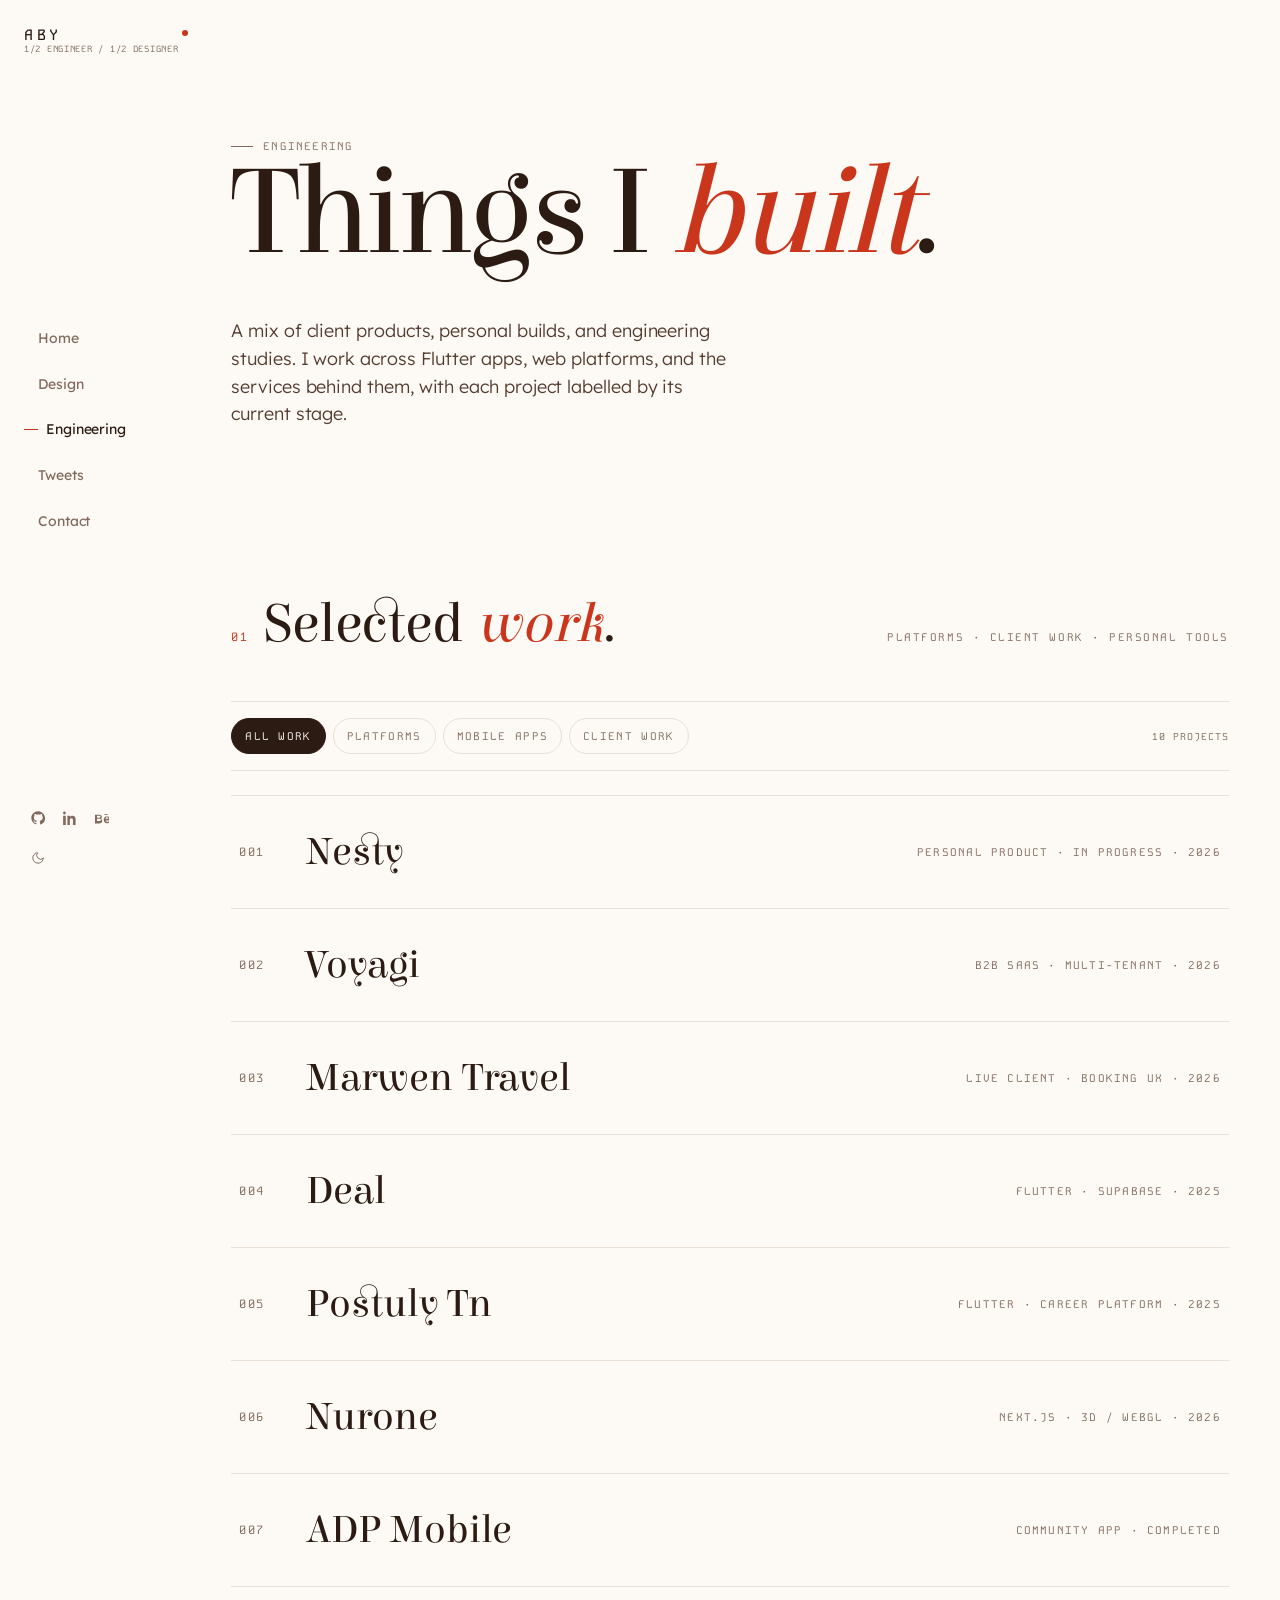
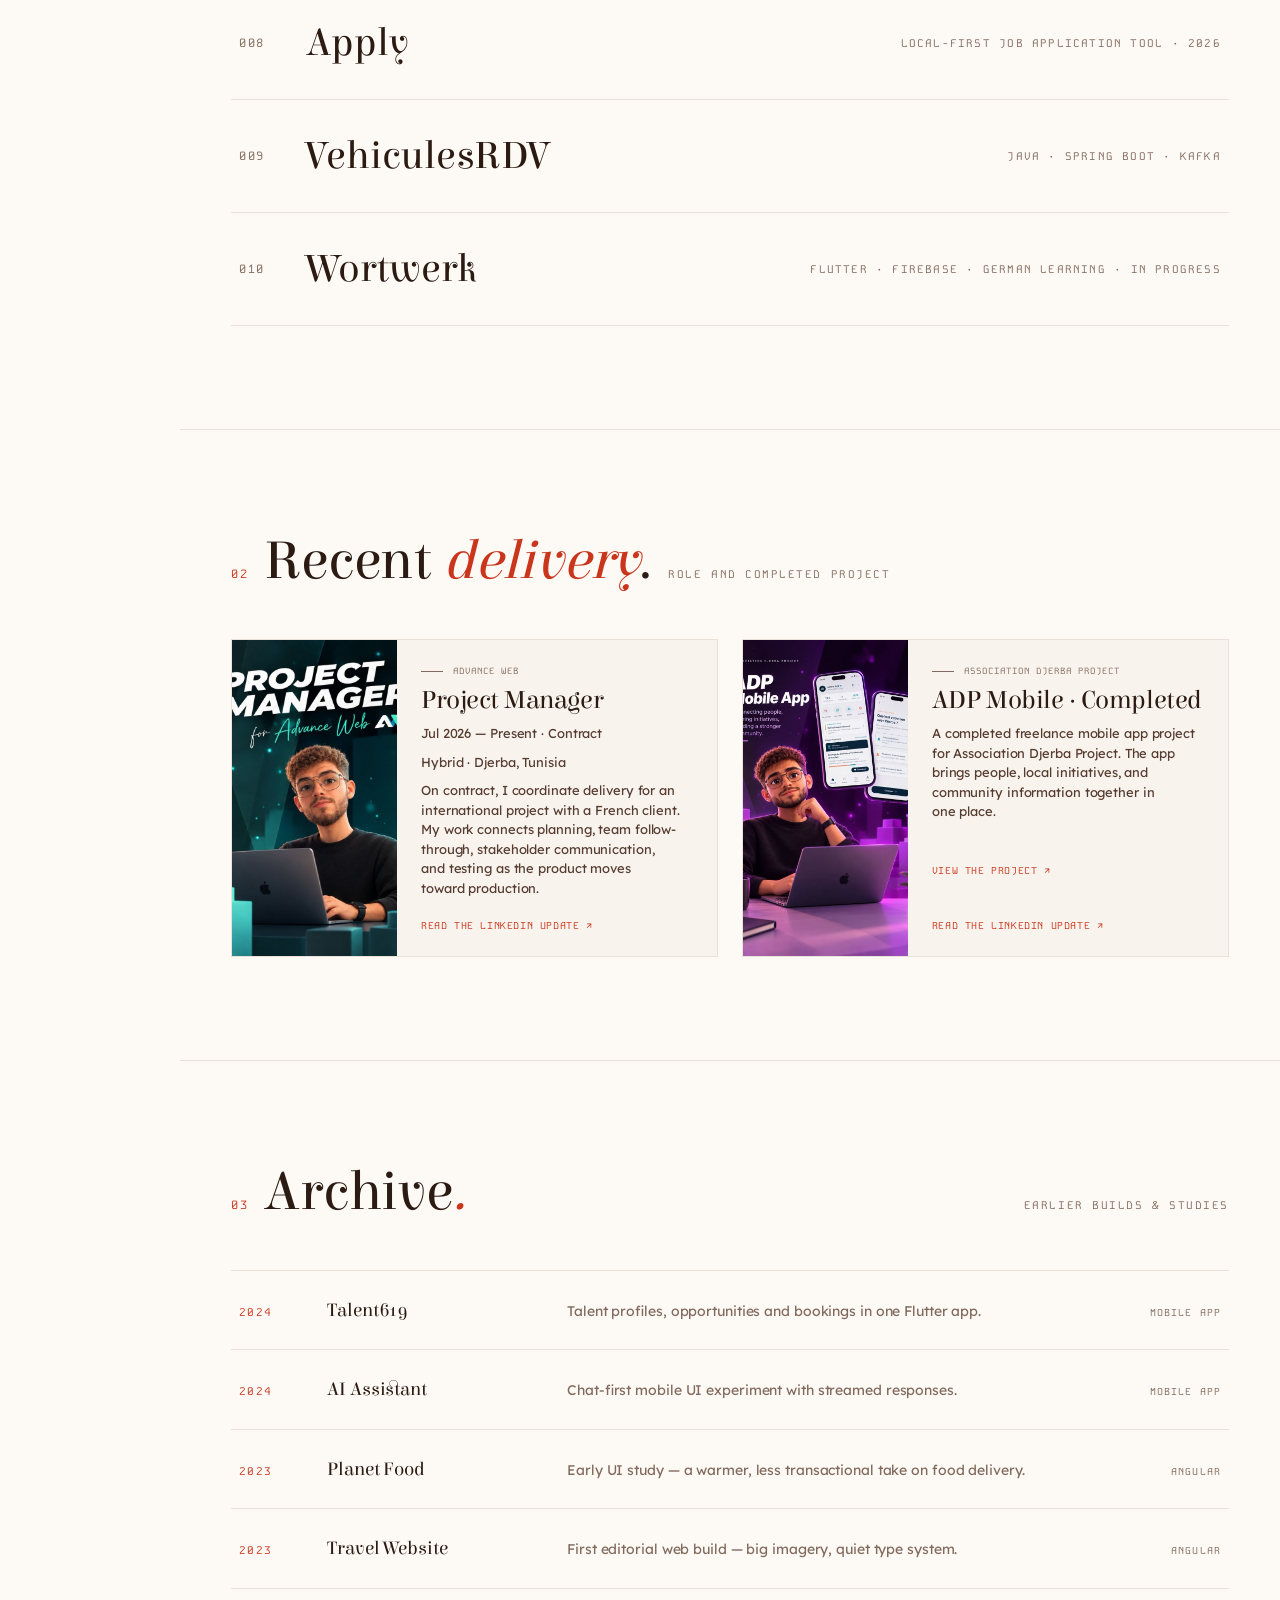
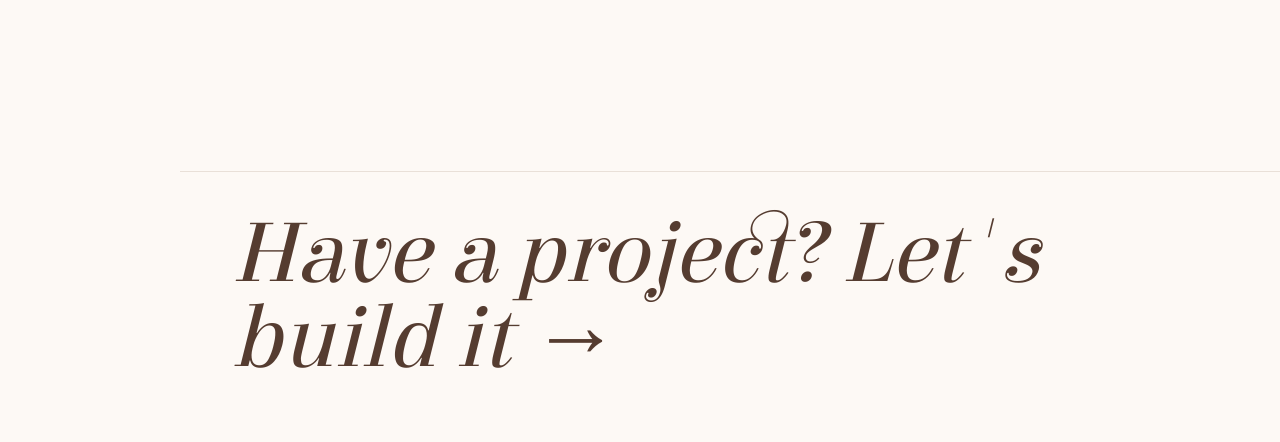
<file: work.html>
<!doctype html>
<html lang="en">
<head>
  <meta charset="utf-8" />
  <meta name="viewport" content="width=device-width, initial-scale=1" />
  <title>Engineering | Achref Ben Yaagoub</title>
  <meta name="description" content="Engineering portfolio — Flutter mobile apps, Next.js platforms, multi-tenant SaaS and back-office tools built by Achref Ben Yaagoub." />

  <!-- social preview -->
  <meta property="og:type" content="website" />
  <meta property="og:site_name" content="Achref Ben Yaagoub" />
  <meta property="og:title" content="Engineering — Achref Ben Yaagoub" />
  <meta property="og:description" content="Engineering portfolio — Flutter mobile apps, Next.js platforms, multi-tenant SaaS and back-office tools built by Achref Ben Yaagoub." />
  <meta property="og:url" content="https://achref-dev.vercel.app/work.html" />
  <meta property="og:image" content="https://achref-dev.vercel.app/assets/images/og-card.png" />
  <meta property="og:image:width" content="1200" />
  <meta property="og:image:height" content="630" />
  <meta name="twitter:card" content="summary_large_image" />
  <meta name="twitter:title" content="Engineering — Achref Ben Yaagoub" />
  <meta name="twitter:description" content="Engineering portfolio — Flutter mobile apps, Next.js platforms, multi-tenant SaaS and back-office tools built by Achref Ben Yaagoub." />
  <meta name="twitter:image" content="https://achref-dev.vercel.app/assets/images/og-card.png" />
  <link rel="canonical" href="https://achref-dev.vercel.app/work.html" />

  <link rel="icon" href="./assets/images/logo.svg" type="image/svg+xml" />
  <link rel="icon" href="./assets/images/logo.ico" sizes="any" />
  <link rel="apple-touch-icon" href="./assets/images/logo.ico" />

  <link rel="preconnect" href="https://fonts.googleapis.com" />
  <link rel="preconnect" href="https://fonts.gstatic.com" crossorigin />
  <link href="https://fonts.googleapis.com/css2?family=Elsie:wght@400;900&family=Lexend:wght@200;300;400;500;600&family=Kode+Mono:wght@400;500;600&display=swap" rel="stylesheet" />

  <link rel="stylesheet" href="./assets/css/style.css" />
  <link rel="stylesheet" href="./assets/css/theme.css" />
</head>

<body>

  <a class="skip-link" href="#main">Skip to content</a>

  <div class="app">

    <aside class="rail">
      <a href="./index.html" class="rail__brand" aria-label="Home">
        <span class="brand-monogram">ABY</span>
        <span class="brand-role">1/2 Engineer / 1/2 Designer</span>
      </a>

      <nav class="rail__nav" aria-label="Primary">
        <ul class="rail__list">
          <li><a class="rail__link" href="./index.html#top">Home</a></li>
          <li><a class="rail__link" href="./design.html">Design</a></li>
          <li><a class="rail__link" href="./work.html" aria-current="page">Engineering</a></li>
          <li><a class="rail__link" href="./tweets.html">Tweets</a></li>
          <li><a class="rail__link" href="./contact.html">Contact</a></li>
        </ul>
      </nav>

      <div class="rail__foot">
        <div class="rail__socials">
          <a href="https://github.com/Achref200" aria-label="GitHub" target="_blank" rel="noopener">
            <svg viewBox="0 0 24 24" fill="currentColor"><path d="M12 .5C5.7.5.5 5.7.5 12c0 5.1 3.3 9.4 7.9 10.9.6.1.8-.3.8-.6v-2c-3.2.7-3.9-1.5-3.9-1.5-.5-1.3-1.3-1.7-1.3-1.7-1.1-.7.1-.7.1-.7 1.2.1 1.8 1.2 1.8 1.2 1 1.8 2.8 1.3 3.5 1 .1-.8.4-1.3.8-1.6-2.6-.3-5.3-1.3-5.3-5.7 0-1.3.4-2.3 1.2-3.1-.1-.3-.5-1.5.1-3.1 0 0 1-.3 3.3 1.2.9-.3 2-.4 3-.4s2.1.1 3 .4c2.3-1.5 3.3-1.2 3.3-1.2.6 1.6.2 2.8.1 3.1.8.8 1.2 1.9 1.2 3.1 0 4.4-2.7 5.4-5.3 5.7.4.4.8 1.1.8 2.2v3.3c0 .3.2.7.8.6 4.6-1.5 7.9-5.8 7.9-10.9C23.5 5.7 18.3.5 12 .5z"/></svg>
          </a>
          <a href="https://www.linkedin.com/in/achref-b-77b6b1229/" aria-label="LinkedIn" target="_blank" rel="noopener">
            <svg viewBox="0 0 24 24" fill="currentColor"><path d="M4.98 3.5C4.98 4.88 3.86 6 2.49 6 1.12 6 0 4.88 0 3.5 0 2.12 1.12 1 2.49 1c1.37 0 2.49 1.12 2.49 2.5zM.22 8.25h4.55V24H.22V8.25zm7.34 0h4.36v2.17h.06c.6-1.1 2.06-2.25 4.24-2.25 4.54 0 5.38 2.99 5.38 6.87V24h-4.55v-7.5c0-1.79-.03-4.09-2.5-4.09-2.5 0-2.88 1.95-2.88 3.96V24H7.56V8.25z"/></svg>
          </a>
          <a href="https://www.behance.net/achrefbenyaa" aria-label="Behance" target="_blank" rel="noopener">
            <svg viewBox="0 0 24 24" fill="currentColor"><path d="M7.4 6.5c1.5 0 2.7.4 3.4 1.1.7.7 1 1.7 1 2.9 0 1.4-.6 2.4-1.8 3 1.6.5 2.4 1.7 2.4 3.5 0 1.4-.5 2.5-1.4 3.3-.9.8-2.3 1.2-4.2 1.2H0V6.5h7.4zm-.3 5.1c.8 0 1.3-.1 1.7-.4.4-.3.6-.7.6-1.3 0-.7-.2-1.1-.6-1.4-.4-.3-1-.4-1.8-.4H3.4v3.5h3.7zm.2 5.7c.9 0 1.6-.2 2-.5.4-.3.7-.9.7-1.5 0-.7-.2-1.2-.7-1.5-.4-.3-1.1-.5-2-.5H3.4v4h3.9zM20.4 9c1.8 0 3.1.6 4.1 1.7 1 1.2 1.5 2.7 1.5 4.7v.7h-7.7c.1.9.4 1.5.9 2 .5.4 1.2.7 2 .7 1.2 0 2-.5 2.5-1.4h2.1c-.4 1.1-1 2-1.9 2.6-.9.6-2 .9-3.3.9-1.8 0-3.1-.5-4.1-1.6-1-1-1.5-2.5-1.5-4.2 0-1.8.5-3.2 1.5-4.3 1-1.2 2.4-1.8 4-1.8zm0 1.9c-.7 0-1.3.2-1.8.6-.5.4-.8 1-.9 1.7h5.4c-.1-.7-.4-1.3-.9-1.7-.5-.4-1.1-.6-1.8-.6zM21.9 7H16V5.4h5.9V7z"/></svg>
          </a>
        </div>
        <button class="theme-toggle" data-theme-toggle aria-label="Toggle theme">
          <svg viewBox="0 0 24 24" fill="none" stroke="currentColor" stroke-width="1.6" stroke-linecap="round" stroke-linejoin="round">
            <path d="M21 12.8A9 9 0 1 1 11.2 3 7 7 0 0 0 21 12.8z"/>
          </svg>
        </button>
      </div>
    </aside>

    <main class="page" id="main" tabindex="-1">

      <!-- hero -->
      <section class="container work-hero">
        <p class="eyebrow" data-reveal>Engineering</p>
        <h1 data-reveal>
          Things I <em>built</em>.
        </h1>

        <p class="lead" style="margin-top: clamp(28px, 4vw, 44px); max-width: 46ch;" data-reveal>
          A mix of client products, personal builds, and engineering studies.
          I work across Flutter apps, web platforms, and the services behind them,
          with each project labelled by its current stage.
        </p>

      </section>

      <!-- flagship platforms — image led -->
      <section class="band container joins-above" aria-labelledby="flagship-heading">
        <div class="band__head">
          <span class="band__num" data-reveal>01</span>
          <h2 class="band__title" id="flagship-heading" data-reveal>Selected <em>work</em>.</h2>
          <span class="archive__note" data-reveal style="margin-left:auto">Platforms · client work · personal tools</span>
        </div>

        <div class="engineering-filters" data-engineering-filters role="group" aria-label="Filter engineering projects">
          <button class="filter" type="button" data-engineering-filter="all" aria-pressed="true">All work</button>
          <button class="filter" type="button" data-engineering-filter="platform" aria-pressed="false">Platforms</button>
          <button class="filter" type="button" data-engineering-filter="mobile" aria-pressed="false">Mobile apps</button>
          <button class="filter" type="button" data-engineering-filter="client" aria-pressed="false">Client work</button>
          <p class="engineering-filters__status" data-engineering-status role="status" aria-live="polite"></p>
        </div>
        <ul class="pjt-list" data-peek-list data-engineering-list>
          <li class="pjt" data-engineering-item data-category="platform mobile" data-peek="./assets/images/nesty.png" data-reveal>
            <a class="pjt__link" href="./project.html?id=nesty">
              <span class="pjt__idx">001</span>
              <span class="pjt__name">Nesty</span>
              <span class="pjt__meta">Personal product · In progress · 2026</span>
            </a>
          </li>
          <li class="pjt" data-engineering-item data-category="platform mobile" data-peek="./assets/images/voyagi.png" data-reveal>
            <a class="pjt__link" href="./project.html?id=voyagi">
              <span class="pjt__idx">002</span>
              <span class="pjt__name">Voyagi</span>
              <span class="pjt__meta">B2B SaaS · Multi-tenant · 2026</span>
            </a>
          </li>
          <li class="pjt" data-engineering-item data-category="client" data-peek="./assets/images/marwentravel.png" data-reveal>
            <a class="pjt__link" href="./project.html?id=marwen-travel">
              <span class="pjt__idx">003</span>
              <span class="pjt__name">Marwen Travel</span>
              <span class="pjt__meta">Live client · Booking UX · 2026</span>
            </a>
          </li>
          <li class="pjt" data-engineering-item data-category="mobile" data-peek="./assets/images/deal.png" data-reveal>
            <a class="pjt__link" href="./project.html?id=deal">
              <span class="pjt__idx">004</span>
              <span class="pjt__name">Deal</span>
              <span class="pjt__meta">Flutter · Supabase · 2025</span>
            </a>
          </li>
          <li class="pjt" data-engineering-item data-category="mobile" data-peek="./assets/images/postuly1.jpeg" data-reveal>
            <a class="pjt__link" href="./project.html?id=postuly">
              <span class="pjt__idx">005</span>
              <span class="pjt__name">Postuly Tn</span>
              <span class="pjt__meta">Flutter · Career platform · 2025</span>
            </a>
          </li>
          <li class="pjt" data-engineering-item data-category="client" data-peek="./assets/images/nurone.png" data-reveal>
            <a class="pjt__link" href="./project.html?id=nurone">
              <span class="pjt__idx">006</span>
              <span class="pjt__name">Nurone</span>
              <span class="pjt__meta">Next.js · 3D / WebGL · 2026</span>
            </a>
          </li>
          <li class="pjt" data-engineering-item data-category="client mobile" data-peek="./assets/images/achref-adp.jpg" data-reveal>
            <a class="pjt__link" href="./project.html?id=adp-mobile">
              <span class="pjt__idx">007</span>
              <span class="pjt__name">ADP Mobile</span>
              <span class="pjt__meta">Community app · Completed</span>
            </a>
          </li>
          <li class="pjt" data-engineering-item data-category="platform" data-peek="./assets/images/apply-design-light.png" data-reveal>
            <a class="pjt__link" href="./project.html?id=apply">
              <span class="pjt__idx">008</span>
              <span class="pjt__name">Apply</span>
              <span class="pjt__meta">Local-first job application tool · 2026</span>
            </a>
          </li>
          <li class="pjt" data-engineering-item data-category="platform" data-peek="./assets/images/vehiculesrdv-architecture.svg" data-reveal>
            <a class="pjt__link" href="./project.html?id=vehicules-rdv">
              <span class="pjt__idx">009</span>
              <span class="pjt__name">VehiculesRDV</span>
              <span class="pjt__meta">Java · Spring Boot · Kafka</span>
            </a>
          </li>
          <li class="pjt" data-engineering-item data-category="mobile" data-peek="./assets/images/wortwerk-cover.svg" data-reveal>
            <a class="pjt__link" href="./project.html?id=wortwerk">
              <span class="pjt__idx">010</span>
              <span class="pjt__name">Wortwerk</span>
              <span class="pjt__meta">Flutter · Firebase · German learning · In progress</span>
            </a>
          </li>
        </ul>
      </section>

      <hr class="sep" />

      <section class="band container experience-section" aria-labelledby="experience-heading">
        <div class="band__head">
          <span class="band__num" data-reveal>02</span>
          <h2 class="band__title" id="experience-heading" data-reveal>Recent <em>delivery</em>.</h2>
          <span class="archive__note" data-reveal>Role and completed project</span>
        </div>
        <div class="experience-grid">
          <article class="experience-card" data-reveal>
            <img src="./assets/images/achref-AdvanceWeb.jpg" alt="Achref for Advance Web, Project Manager" loading="lazy" />
            <div class="experience-card__body">
              <p class="eyebrow">Advance Web</p>
              <h3>Project Manager</h3>
              <p>Jul 2026 — Present · Contract</p>
              <p>Hybrid · Djerba, Tunisia</p>
              <p>On contract, I coordinate delivery for an international project with a French client. My work connects planning, team follow-through, stakeholder communication, and testing as the product moves toward production.</p>
              <a href="https://lnkd.in/p/dXKN4xzB" target="_blank" rel="noopener">Read the LinkedIn update <span aria-hidden="true">↗</span></a>
            </div>
          </article>
          <article class="experience-card" data-reveal>
            <img src="./assets/images/achref-adp.jpg" alt="ADP mobile app for Association Djerba Project" loading="lazy" />
            <div class="experience-card__body">
              <p class="eyebrow">Association Djerba Project</p>
              <h3>ADP Mobile · Completed</h3>
              <p>A completed freelance mobile app project for Association Djerba Project. The app brings people, local initiatives, and community information together in one place.</p>
              <a href="./project.html?id=adp-mobile">View the project <span aria-hidden="true">↗</span></a>
              <a href="https://lnkd.in/p/dMthTbvD" target="_blank" rel="noopener">Read the LinkedIn update <span aria-hidden="true">↗</span></a>
            </div>
          </article>
        </div>
      </section>

      <hr class="sep" />

      <!-- Earlier projects -->
      <section class="band container" aria-labelledby="archive-heading">
        <div class="band__head">
          <span class="band__num" data-reveal>03</span>
          <h2 class="band__title" id="archive-heading" data-reveal>Archive<em>.</em></h2>
          <span class="archive__note" data-reveal style="margin-left:auto">Earlier builds &amp; studies</span>
        </div>

        <ul class="arc-flat">
          <li class="arc-row" data-reveal>
            <a href="./project.html?id=talent619">
              <span class="arc-row__year">2024</span>
              <span class="arc-row__title">Talent619</span>
              <span class="arc-row__note">Talent profiles, opportunities and bookings in one Flutter app.</span>
              <span class="arc-row__meta">Mobile app</span>
            </a>
          </li>
          <li class="arc-row" data-reveal>
            <a href="./project.html?id=ai-assistant">
              <span class="arc-row__year">2024</span>
              <span class="arc-row__title">AI Assistant</span>
              <span class="arc-row__note">Chat-first mobile UI experiment with streamed responses.</span>
              <span class="arc-row__meta">Mobile app</span>
            </a>
          </li>
          <li class="arc-row" data-reveal>
            <a href="./project.html?id=planet-food">
              <span class="arc-row__year">2023</span>
              <span class="arc-row__title">Planet Food</span>
              <span class="arc-row__note">Early UI study — a warmer, less transactional take on food delivery.</span>
              <span class="arc-row__meta">Angular</span>
            </a>
          </li>
          <li class="arc-row" data-reveal>
            <a href="./project.html?id=travel-website">
              <span class="arc-row__year">2023</span>
              <span class="arc-row__title">Travel Website</span>
              <span class="arc-row__note">First editorial web build — big imagery, quiet type system.</span>
              <span class="arc-row__meta">Angular</span>
            </a>
          </li>
        </ul>
      </section>

      <footer class="foot">
        <div class="container foot__row">
          <p class="foot__big" data-reveal>
            Have a project? <a href="./contact.html">Let's build it →</a>
          </p>
        </div>
      </footer>

    </main>
  </div>

  <script src="./assets/js/script.js"></script>
  <script src="./assets/js/theme.js"></script>
</body>
</html>
</file>
<file: assets/css/style.css>
/* ---------------------------------------------------------------
   achref ben yaagoub — portfolio '26
   built by hand. no framework, just css.
   --------------------------------------------------------------- */

/* tokens ---------------------------------------------------------- */
:root {
  /* paper theme (default) */
  --bg:        #efece6;
  --bg-soft:   #f6f3ed;
  --surface:   #faf8f3;
  --ink:       #161614;
  --ink-soft:  #2b2a27;
  /* nudged from #6f6c66 to clear 4.5:1 AA on the paper bg (4.44 -> 4.71).
     the archive notes and meta lines live at this colour, and they are
     small type — they need the real floor, not a near miss. */
  --muted:     #6b6862;
  --line:      #d8d3c8;
  --line-soft: #e6e1d6;
  --accent:    #ff5b2e;
  --accent-2:  #2a2826;

  /* type */
  --serif: "Fraunces", "Times New Roman", serif;
  --sans:  "Inter", -apple-system, system-ui, sans-serif;
  --mono:  "JetBrains Mono", ui-monospace, monospace;

  /* ---- spacing scale --------------------------------------------
     one scale, used everywhere. steps grow ~1.4x so adjacent values
     read as different without needing a ruler. --s7 up are fluid
     because section rhythm has to survive a 375px phone. */
  --s1: 4px;
  --s2: 8px;
  --s3: 12px;
  --s4: 16px;
  --s5: 24px;
  --s6: 32px;
  --s7: clamp(36px, 4vw, 48px);
  --s8: clamp(48px, 6vw, 72px);
  --s9: clamp(64px, 8vw, 104px);
  --s10: clamp(80px, 11vw, 152px);

  /* section rhythm — three weights, not one.
     a page that breathes identically between every section reads as a
     stack. these let a section sit tight against the one before it,
     or open right up. */
  --section-tight: clamp(40px, 5vw, 64px);
  --section:       clamp(64px, 8vw, 112px);
  --section-loose: clamp(88px, 12vw, 168px);

  --rail:   180px;           /* width of the left rail */
  --gutter: clamp(20px, 4vw, 56px);
  --maxw:   1240px;

  /* measure — body copy stops being readable much past ~68ch */
  --measure:       62ch;
  --measure-tight: 46ch;

  /* ---- motion -----------------------------------------------------
     four curves, each with a job:
     --ease      general purpose, no overshoot
     --ease-out  things arriving (reveals, panels)
     --ease-soft long lazy travel — image scale, big transforms
     --settle    the one with real overshoot. nav links and pressable
                 things use it so they land rather than snap. */
  --ease:      cubic-bezier(.2, .7, .2, 1);
  --ease-out:  cubic-bezier(.16, 1, .3, 1);
  --ease-soft: cubic-bezier(.32, .72, 0, 1);
  --settle:    cubic-bezier(.34, 1.4, .64, 1);

  /* durations — kept short. past ~400ms an interaction reads as lag
     rather than polish. */
  --t-fast: 140ms;
  --t-mid:  260ms;
  --t-slow: 420ms;

  --focus: var(--accent);
}

[data-theme="dark"] {
  --bg:        #0e0e0d;
  --bg-soft:   #131312;
  --surface:   #181817;
  --ink:       #ededea;
  --ink-soft:  #d4d2cc;
  --muted:     #8a8780;
  --line:      #26251f;
  --line-soft: #1b1b18;
  --accent:    #ff7148;
  --accent-2:  #ededea;
}

/* reset-ish ------------------------------------------------------- */
*, *::before, *::after { box-sizing: border-box; }
* { margin: 0; padding: 0; }

html { -webkit-text-size-adjust: 100%; scroll-behavior: smooth; }

body {
  background: var(--bg);
  color: var(--ink);
  font-family: var(--sans);
  /* 16.5px — a half-pixel bump off the browser default. reads as a
     deliberate size rather than "whatever the browser gave me". */
  font-size: 16.5px;
  font-weight: 400;
  /* 1.6 not 1.55: Inter's x-height is tall, so it needs the extra
     leading to stop paragraphs looking cramped at this measure. */
  line-height: 1.6;
  letter-spacing: -0.006em;
  -webkit-font-smoothing: antialiased;
  -moz-osx-font-smoothing: grayscale;
  text-rendering: optimizeLegibility;
  font-feature-settings: "kern" 1, "liga" 1, "calt" 1;
  overflow-x: hidden;
  min-height: 100vh;
}

img, svg { display: block; max-width: 100%; }
a { color: inherit; text-decoration: none; }
button { background: none; border: 0; color: inherit; font: inherit; cursor: pointer; }
ul, ol { list-style: none; }

/* focus — never remove the ring, only replace it.
   :focus-visible so a mouse click doesn't leave a ring behind, but
   every keyboard tab does. offset keeps it clear of the glyphs. */
:focus { outline: none; }
:focus-visible {
  outline: 2px solid var(--focus);
  outline-offset: 3px;
  border-radius: 3px;
}
/* things with their own rounded shape get a ring that matches it */
.btn:focus-visible,
.filter:focus-visible,
.tag:focus-visible,
.mail-row .copy:focus-visible { border-radius: 999px; outline-offset: 4px; }

.shot a:focus-visible,
.case:focus-within,
.arc-item a:focus-visible { outline-offset: 4px; }

/* skip link — first tab stop on every page */
.skip-link {
  position: absolute;
  left: var(--s4);
  top: var(--s4);
  z-index: 200;
  padding: 10px var(--s4);
  background: var(--ink);
  color: var(--bg);
  font-family: var(--mono);
  font-size: 11px;
  letter-spacing: 0.14em;
  text-transform: uppercase;
  border-radius: 999px;
  transform: translateY(-180%);
  transition: transform var(--t-mid) var(--ease-out);
}
.skip-link:focus-visible { transform: translateY(0); outline-offset: 3px; }

::selection { background: var(--accent); color: #fff; }

/* layout ---------------------------------------------------------- */
.app {
  display: grid;
  grid-template-columns: var(--rail) 1fr;
  min-height: 100vh;
}

/* left rail / navbar --------------------------------------------- */
/* a quiet column on the left. simple stacked text, nothing rotated. */
.rail {
  position: fixed;
  top: 0; left: 0;
  width: var(--rail);
  height: 100vh;
  background: transparent;
  display: flex;
  flex-direction: column;
  align-items: flex-start;
  justify-content: space-between;
  padding: 28px 24px;
  z-index: 50;
}

@media (max-width: 768px) {
  .rail {
    position: static;
    width: 100%;
    height: auto;
    flex-direction: row;
    align-items: center;
    justify-content: space-between;
    padding: 10px var(--gutter);
    gap: var(--s2);
    background: var(--bg);
    border-bottom: 1px solid var(--line-soft);
    z-index: 100;
  }

  .rail__brand {
    flex-shrink: 0;
  }
  .brand-monogram { font-size: 15px; letter-spacing: 0.24em; }
  .brand-role { display: none; }
  .rail__brand::after { display: none; }

  .rail__nav {
    display: none;
  }
  .rail__list {
    flex-direction: row;
    gap: var(--s3);
  }
  .rail__link {
    padding: 5px 8px;
    font-size: 12px;
    white-space: nowrap;
    border-radius: 999px;
    line-height: 1.2;
  }
  .rail__link:hover,
  .rail__link:focus-visible {
    background: var(--bg-soft);
    color: var(--ink);
  }
  .rail__link::before { display: none; }
  .rail__link[aria-current="page"] {
    background: var(--ink);
    color: var(--bg);
  }

  .rail__foot {
    flex-shrink: 0;
    display: flex;
    align-items: center;
    /* slightly larger gap so toggle and menu read as two actions,
       not one blob */
    gap: 10px;
    padding-left: 12px;
    border-left: 1px solid var(--line-soft);
  }
  .rail__socials { display: none; }
  .theme-toggle { width: 38px; height: 38px; }
  .theme-toggle svg { width: 16px; height: 16px; }

  /* circular bordered menu button — same visual family as the theme
     toggle, big enough for a thumb (44px hit target) */
  .hamburger {
    display: flex;
    flex-direction: column;
    align-items: center;
    justify-content: center;
    gap: 4px;
    width: 38px;
    height: 38px;
    cursor: pointer;
    border: 1px solid var(--line);
    background: var(--surface);
    color: var(--ink);
    border-radius: 50%;
    transition: background .2s var(--ease), border-color .2s var(--ease), transform .15s var(--ease);
    -webkit-tap-highlight-color: transparent;
  }
  .hamburger:hover { background: var(--bg-soft); border-color: var(--ink); }
  .hamburger:active { transform: scale(0.94); }
  .hamburger:focus-visible { outline: 2px solid var(--ink); outline-offset: 2px; }
  .hamburger span {
    display: block;
    width: 15px;
    height: 1.5px;
    background: currentColor;
    border-radius: 1px;
    transition: transform .25s var(--ease), opacity .2s var(--ease);
  }
  .hamburger.is-open span:nth-child(1) { transform: translateY(5.5px) rotate(45deg); }
  .hamburger.is-open span:nth-child(2) { opacity: 0; }
  .hamburger.is-open span:nth-child(3) { transform: translateY(-5.5px) rotate(-45deg); }

  main.page { grid-column: 1 / -1; padding-top: 56px; }
  /* kill the 180px rail column — without this the fixed-width rail
     cell keeps squeezing every page on phones */
  .app { grid-template-columns: 1fr; display: block; }
  .container { padding-left: var(--gutter); padding-right: var(--gutter); }

  .mobile-nav-overlay {
    position: fixed;
    /* inset: 0 + overflow hidden — a width:100% overlay lets its own
       centered content push the document wider than the viewport */
    inset: 0;
    overflow: hidden;
    background: var(--bg);
    z-index: 200;
    display: flex;
    flex-direction: column;
    align-items: center;
    justify-content: center;
    gap: var(--s5);
    opacity: 0;
    pointer-events: none;
    transition: opacity .3s var(--ease-out);
  }
  .mobile-nav-overlay.is-open {
    opacity: 1;
    pointer-events: all;
  }
  .mobile-nav-overlay nav {
    display: flex;
    flex-direction: column;
    align-items: center;
    gap: var(--s4);
  }
  /* the mobile bar sets .rail__list to row — the overlay list must
     stack vertically regardless */
  .mobile-nav-overlay .rail__list {
    flex-direction: column;
    align-items: center;
    gap: var(--s2);
  }
  .mobile-nav-overlay .rail__link {
    font-size: 24px;
    padding: 12px 24px;
    border-radius: 999px;
    width: auto;
    letter-spacing: 0;
  }
  .mobile-nav-overlay .rail__link:hover,
  .mobile-nav-overlay .rail__link:focus-visible {
    background: var(--bg-soft);
    color: var(--ink);
  }
  .mobile-nav-overlay .rail__link[aria-current="page"] {
    background: var(--ink);
    color: var(--bg);
  }
  .mobile-nav-overlay .rail__foot {
    position: absolute;
    bottom: var(--gutter);
    display: flex;
    flex-direction: row;
    gap: var(--s3);
  }
  .mobile-nav-overlay .rail__socials { display: flex; gap: 4px; }
  .mobile-nav-overlay .rail__socials a { width: 36px; height: 36px; }
  .mobile-nav-overlay .rail__foot a { width: 36px; height: 36px; }
  .mobile-nav-overlay .rail__foot svg { width: 16px; height: 16px; }
  .mobile-nav-overlay .theme-toggle { width: 36px; height: 36px; }
  .mobile-nav-overlay .theme-toggle svg { width: 16px; height: 16px; }
}

.rail__brand {
  display: inline-flex;
  flex-direction: column;
  align-items: flex-start;
  gap: 2px;
  position: relative;
  color: var(--ink);
}
.rail__brand::after {
  content: "";
  position: absolute;
  right: -10px;
  top: 2px;
  width: 6px;
  height: 6px;
  border-radius: 50%;
  background: var(--accent);
}

.brand-monogram {
  font-family: var(--mono);
  font-size: 15px;
  font-weight: 500;
  letter-spacing: 0.24em;
  line-height: 1;
}

.brand-role {
  font-family: var(--mono);
  font-size: 9px;
  letter-spacing: 0.08em;
  text-transform: uppercase;
  color: var(--muted);
  line-height: 1;
}

.rail__nav {
  display: flex;
  align-items: center;
}
.rail__list {
  display: flex;
  flex-direction: column;
  gap: 10px;
}
.rail__link {
  position: relative;
  display: inline-flex;
  align-items: center;
  gap: var(--s2);
  font-family: var(--sans);
  font-size: 14px;
  font-weight: 400;
  color: var(--muted);
  /* padding, not margin — it grows the hit target to 32px tall, which
     is what makes this usable with a thumb. */
  padding: 6px 0;
  /* the label itself shifts right on its own curve. --settle carries a
     small overshoot so the link arrives and *lands* instead of
     stopping dead at its destination. */
  transition:
    color var(--t-mid) var(--ease),
    transform var(--t-slow) var(--settle);
}
/* the rule that draws in from the left. scaleX from a left origin
   rather than animating width: transform is composited, width is not,
   so this stays smooth and the text never reflows. */
.rail__link::before {
  content: "";
  width: 14px;
  height: 1px;
  background: currentColor;
  transform: scaleX(0);
  transform-origin: left center;
  /* slightly slower than the label so the two don't move in lockstep —
     the rule leads, the word follows. */
  transition: transform var(--t-slow) var(--settle);
  /* the rule occupies its space from the start, so nothing jumps */
  margin-right: calc(var(--s2) * -1);
}
.rail__link:hover,
.rail__link:focus-visible { color: var(--ink); }
.rail__link:hover::before,
.rail__link:focus-visible::before { transform: scaleX(1); margin-right: 0; }
.rail__link:hover,
.rail__link:focus-visible { transform: translateX(3px); }

/* pressed — the link dips back toward its origin. this is the half of
   a micro-interaction people forget: without a press state a button
   feels like a picture of a button. */
.rail__link:active { transform: translateX(1px); transition-duration: var(--t-fast); }

.rail__link[aria-current="page"] { color: var(--ink); }
.rail__link[aria-current="page"]::before {
  transform: scaleX(1);
  margin-right: 0;
  background: var(--accent);
}

.rail__foot {
  display: flex;
  flex-direction: column;
  gap: 12px;
  align-items: flex-start;
}
.rail__socials {
  display: flex;
  flex-direction: row;
  gap: 4px;
}
.rail__foot a {
  width: 28px; height: 28px;
  display: grid;
  place-items: center;
  border-radius: 6px;
  color: var(--muted);
  transition: color .2s var(--ease), background .2s var(--ease);
}
.rail__foot a:hover { color: var(--ink); background: var(--line-soft); }
.rail__foot svg { width: 14px; height: 14px; }

/* live-status dot — used by .dot--live on the home page ---------- */
@keyframes pulse {
  0%   { box-shadow: 0 0 0 0 rgba(43, 191, 106, 0.55); }
  70%  { box-shadow: 0 0 0 10px rgba(43, 191, 106, 0); }
  100% { box-shadow: 0 0 0 0 rgba(43, 191, 106, 0); }
}

.theme-toggle {
  width: 28px; height: 28px;
  display: grid; place-items: center;
  border-radius: 6px;
  color: var(--muted);
  transition: color .2s var(--ease), background .2s var(--ease);
}
.theme-toggle:hover { background: var(--line-soft); color: var(--ink); }
.theme-toggle svg { width: 14px; height: 14px; }

/* main content ---------------------------------------------------- */
main.page {
  grid-column: 2 / -1;
  min-width: 0;
}

.container {
  max-width: var(--maxw);
  margin: 0 auto;
  padding-left: var(--gutter);
  padding-right: var(--gutter);
}

/* section rhythm --------------------------------------------------
   sections do NOT all get the same padding. a page where every gap is
   identical reads as a stack of boxes. the default is --section; the
   modifiers let a section pull tight against its neighbour or open up
   for a moment of quiet. */
section { padding: var(--section) 0; }
section.is-tight { padding-top: var(--section-tight); padding-bottom: var(--section-tight); }
section.is-loose { padding-top: var(--section-loose); padding-bottom: var(--section-loose); }
/* a section that continues the thought of the one above it shouldn't
   restate the full gap — the heading rule already separates them. */
section.joins-above { padding-top: var(--section-tight); }

/* typography ------------------------------------------------------ */
.eyebrow {
  display: inline-flex; align-items: center; gap: 10px;
  font-family: var(--mono);
  font-size: 11px;
  text-transform: uppercase;
  letter-spacing: 0.2em;
  color: var(--muted);
}
.eyebrow::before {
  content: "";
  width: 22px; height: 1px;
  background: currentColor;
  display: inline-block;
}

.display {
  font-family: var(--serif);
  font-weight: 300;
  font-size: clamp(52px, 10vw, 168px);
  /* below 1 so the two lines of a name lock together as one shape.
     0.9 not 0.92 — Fraunces has short descenders, it can take it. */
  line-height: 0.9;
  /* big type needs more negative tracking than small type. this is the
     single most common tell of default styling: one letter-spacing
     value applied at every size. */
  letter-spacing: -0.042em;
  /* Fraunces is variable-optical — tell it this is display size so it
     uses the high-contrast, tighter-fitting cut. */
  font-variation-settings: "opsz" 120;
  text-wrap: balance;
}
.display em {
  font-style: italic;
  font-weight: 300;
  color: var(--accent);
}
.display .strike {
  text-decoration: line-through;
  text-decoration-thickness: 2px;
  text-decoration-color: var(--accent);
  color: var(--muted);
  font-style: italic;
}

h2.section-title {
  font-family: var(--serif);
  font-weight: 300;
  font-size: clamp(36px, 5.4vw, 76px);
  line-height: 0.98;
  letter-spacing: -0.032em;
  font-variation-settings: "opsz" 72;
  margin-bottom: var(--s3);
  text-wrap: balance;
}
h2.section-title em { font-style: italic; color: var(--accent); }

h3 {
  font-family: var(--serif);
  font-weight: 400;
  font-size: clamp(21px, 1.9vw, 27px);
  letter-spacing: -0.018em;
  /* 1.22 — enough to keep two-line headings from touching, tight
     enough that they still read as a single unit. */
  line-height: 1.22;
  font-variation-settings: "opsz" 32;
  text-wrap: balance;
}

.lead {
  font-family: var(--serif);
  font-weight: 300;
  font-size: clamp(19px, 1.75vw, 28px);
  /* leads sit between display and body: 1.4 rather than the 1.6 body
     copy wants, because the larger size already supplies the air. */
  line-height: 1.4;
  letter-spacing: -0.016em;
  font-variation-settings: "opsz" 44;
  color: var(--ink-soft);
  max-width: var(--measure-tight);
  text-wrap: pretty;
}

p {
  color: var(--ink-soft);
  max-width: var(--measure);
  text-wrap: pretty;
}

.home-list {
  display: flex;
  flex-direction: column;
  border-top: 1px solid var(--line-soft);
}
.home-list li {
  min-height: 72px;
  display: grid;
  grid-template-columns: 220px 1fr;
  gap: 24px;
  align-items: center;
  border-bottom: 1px solid var(--line-soft);
  padding: 14px 0;
}
.home-list__label {
  font-family: var(--mono);
  font-size: 11px;
  text-transform: uppercase;
  letter-spacing: 0.14em;
  color: var(--muted);
}
.home-list__value {
  font-family: var(--serif);
  font-size: clamp(20px, 2.1vw, 30px);
  letter-spacing: -0.02em;
  line-height: 1.2;
}
a.home-list__value:hover { color: var(--accent); }

@media (max-width: 720px) {
  .home-list li {
    grid-template-columns: 1fr;
    gap: 8px;
    min-height: 0;
  }
}
@media (max-width: 480px) {
  .home-list li {
    grid-template-columns: 140px 1fr;
    gap: 12px;
    padding: 12px 0;
  }
  .home-list__value { font-size: clamp(17px, 3.4vw, 22px); }
}

/* hero ------------------------------------------------------------ */
.hero {
  padding-top: clamp(80px, 12vw, 180px);
  padding-bottom: clamp(80px, 10vw, 160px);
  position: relative;
}

.hero__name {
  /* a tiny negative margin so the "A" hangs out a hair — nicer optical */
  margin-left: -0.04em;
}

.hero__meta {
  margin-top: clamp(40px, 6vw, 72px);
  display: grid;
  grid-template-columns: 1.4fr 1fr;
  gap: 32px 48px;
  align-items: end;
}
.hero__cta {
  display: flex;
  flex-wrap: wrap;
  gap: 12px;
  justify-content: flex-end;
}

.btn {
  flex-shrink: 0;
}

@media (max-width: 900px) {
  .hero__meta { grid-template-columns: 1fr; }
  .hero__cta { justify-content: flex-start; }
}
@media (max-width: 420px) {
  .btn { padding: 12px 18px; font-size: 11px; }
  .hero__cta { gap: 8px; }
  .hero { padding-block: clamp(56px, 10vh, 100px); }
  section { padding-block: clamp(40px, 6vh, 64px); }
}
.role-card .key {
  font-family: var(--mono);
  font-size: 11px;
  text-transform: uppercase;
  letter-spacing: 0.18em;
  color: var(--muted);
}
.role-card .val {
  font-family: var(--serif);
  font-style: italic;
  font-size: 22px;
  line-height: 1.2;
}

/* small inline arrow link, used where a full button would be too loud */
.link-arrow {
  font-family: var(--mono);
  font-size: 12px;
  text-transform: uppercase;
  letter-spacing: 0.14em;
  color: var(--muted);
  display: inline-flex; align-items: center; gap: 8px;
  transition: color .2s var(--ease), gap .25s var(--ease);
}
.link-arrow:hover { color: var(--ink); gap: 12px; }

/* open-to / interests block (home) ------------------------------- */
.open-to__lead {
  max-width: 46ch;
  margin-bottom: clamp(32px, 5vw, 56px);
}

.dot {
  display: inline-block;
  width: 8px; height: 8px;
  border-radius: 50%;
  margin-right: 6px;
  vertical-align: middle;
  transform: translateY(-2px);
}
.dot--live {
  background: #2bbf6a;
  box-shadow: 0 0 0 0 rgba(43, 191, 106, 0.55);
  animation: pulse 2.2s ease-out infinite;
}

/* button ----------------------------------------------------------
   two variants, one behaviour. the motion is deliberately asymmetric:
   the lift on hover is slow and eased, the dip on press is fast and
   linear-ish. that mismatch is what physical things do — they rise
   lazily and snap down under a finger. */
.btn {
  display: inline-flex; align-items: center; gap: 10px;
  padding: 15px 24px;
  font-family: var(--mono);
  font-size: 12px;
  text-transform: uppercase;
  letter-spacing: 0.14em;
  border-radius: 999px;
  border: 1px solid var(--ink);
  background: var(--ink);
  color: var(--bg);
  position: relative;
  /* the shadow is the thing that sells the lift — a transform on its
     own just looks like the element moved, not like it rose. */
  box-shadow: 0 0 0 0 transparent;
  transition:
    transform var(--t-slow) var(--ease-out),
    box-shadow var(--t-slow) var(--ease-out),
    background var(--t-mid) var(--ease),
    color var(--t-mid) var(--ease),
    border-color var(--t-mid) var(--ease);
  /* never let a label wrap mid-button */
  white-space: nowrap;
}
.btn:hover,
.btn:focus-visible {
  transform: translateY(-2px);
  box-shadow: 0 12px 24px -12px color-mix(in srgb, var(--ink) 55%, transparent);
}
/* press: drops *past* rest, and fast. 90ms is about the shortest a
   human still perceives as motion rather than a jump cut. */
.btn:active {
  transform: translateY(1px);
  box-shadow: 0 2px 4px -3px color-mix(in srgb, var(--ink) 50%, transparent);
  transition-duration: 90ms;
}

.btn--ghost {
  background: transparent;
  color: var(--ink);
  border-color: var(--line);
}
.btn--ghost:hover,
.btn--ghost:focus-visible {
  background: var(--ink);
  color: var(--bg);
  border-color: var(--ink);
}

.btn__arrow {
  display: inline-block;
  transition: transform var(--t-slow) var(--settle);
}
/* the arrow overshoots and settles — it's the one place a bit of
   bounce is welcome, because it reads as eagerness rather than wobble. */
.btn:hover .btn__arrow,
.btn:focus-visible .btn__arrow { transform: translateX(5px); }
.btn:active .btn__arrow { transform: translateX(2px); transition-duration: 90ms; }

/* download CV — arrow nudges down, not across, because the action is
   a download. the direction of the motion should match the verb. */
.btn--cv .btn__arrow { transition: transform var(--t-slow) var(--settle); }
.btn--cv:hover .btn__arrow,
.btn--cv:focus-visible .btn__arrow { transform: translateY(3px); }
.tag {
  font-family: var(--mono);
  font-size: 11px;
  padding: 4px 10px;
  border: 1px solid var(--line);
  border-radius: 999px;
  color: var(--muted);
}

/* about page ------------------------------------------------------ */
.about-hero {
  padding-top: clamp(80px, 10vw, 160px);
  padding-bottom: clamp(40px, 6vw, 100px);
  display: grid;
  grid-template-columns: 1fr 1fr;
  gap: 56px;
  align-items: end;
}
@media (max-width: 900px) { .about-hero { grid-template-columns: 1fr; gap: 32px; }
  .about-hero__title { font-size: clamp(40px, 11vw, 80px); }
}

.about-hero__title { font-size: clamp(56px, 9vw, 132px); }

.bio p + p { margin-top: 18px; }

.profile-section {
  padding-block: clamp(44px, 7vw, 88px);
  scroll-margin-top: 24px;
}
.profile-section .section-title {
  margin-bottom: 24px;
  color: var(--accent);
  font-size: clamp(28px, 3vw, 36px);
  letter-spacing: 0;
}
.profile-section .bio { max-width: 78ch; }
.profile-section .bio p { line-height: 1.8; }
#experience, #education, #toolbox { scroll-margin-top: 24px; }

@media (hover: hover) {
  .bio:has(p:focus-within) p:not(:focus-within) { opacity: .34; }
  .bio p:focus-within { color: var(--ink); opacity: 1; }
}

.practice-section { text-align: center; }
.practice-section .band__head { justify-content: center; }
.practice-section .band__title { max-width: 22ch; }
.practice-copy {
  max-width: 54ch;
  margin: 0 auto;
  color: var(--muted);
  font-size: clamp(17px, 1.6vw, 21px);
  line-height: 1.7;
}
.practice-links {
  display: flex;
  justify-content: center;
  flex-wrap: wrap;
  gap: 28px;
  margin-top: 28px;
}

.centered-content .section-head,
.centered-content .band__head { justify-content: center; text-align: center; }
.centered-content .section-title { text-align: center; }
.centered-content .timeline {
  width: min(100%, 820px);
  margin-inline: auto;
  text-align: center;
}
.centered-content .entry {
  display: flex;
  flex-direction: column;
  align-items: center;
  gap: 7px;
  padding: 28px 12px;
  text-align: center;
  transition: opacity .4s var(--ease), transform .4s var(--ease-out);
}
.centered-content .entry:hover { padding-left: 12px; transform: translateY(-3px); }
.centered-content .entry__when { padding-top: 0; }
.centered-content .entry__where { max-width: 66ch; margin-inline: auto; }
.centered-content .entry__desc { max-width: 66ch; margin: 12px auto 0; }
.centered-content .entry__tag { align-self: center; justify-self: center; }
.centered-content .timeline:has(.entry:hover) .entry:not(:hover) { opacity: .3; }
.centered-content .entry p { transition: color .35s var(--ease); }
.centered-content .entry:hover .entry__role,
.centered-content .entry:hover .entry__where { color: var(--accent); }
.centered-content .entry:hover .entry__desc { color: var(--ink); }

.centered-content .skills-grid {
  width: min(100%, 940px);
  margin-inline: auto;
  text-align: center;
}
.centered-content .skill {
  align-items: center;
  padding: 18px 12px 8px;
  transition: opacity .4s var(--ease), transform .4s var(--ease-out), border-color .4s var(--ease);
}
.centered-content .skill__head { flex-direction: column; align-items: center; gap: 4px; }
.centered-content .skill__list { max-width: 44ch; }
.centered-content .skills-grid:has(.skill:hover) .skill:not(:hover) { opacity: .3; }
.centered-content .skill:hover { border-color: var(--accent); transform: translateY(-3px); }
.centered-content .skill:hover .skill__name { color: var(--accent); }
.centered-content .skill:hover .skill__list { color: var(--ink); }

.centered-content.open-section .band__head {
  flex-direction: column;
  align-items: center;
  gap: 8px;
  margin-bottom: var(--s6);
}
.centered-content .open-section__link { margin-left: 0; }
.centered-content .open-section__intro {
  flex-direction: column;
  align-items: center;
  text-align: center;
  margin-bottom: var(--s6);
}
.centered-content .open-section__intro .lead { margin-inline: auto; }
.centered-content .open-list {
  width: min(100%, 700px);
  margin-inline: auto;
  border-top: 0;
}
.centered-content .open-list li {
  display: flex;
  flex-direction: column;
  justify-content: center;
  gap: 8px;
  padding: 20px 12px;
  text-align: center;
  transition: opacity .4s var(--ease), transform .4s var(--ease-out);
}
.centered-content .open-list:has(li:hover) li:not(:hover) { opacity: .3; }
.centered-content .open-list li:hover { transform: translateY(-2px); }
.centered-content .open-list li:hover .home-list__label { color: var(--accent); }
.centered-content .open-list li:hover .home-list__value { color: var(--accent); }

@media (prefers-reduced-motion: reduce) {
  .centered-content .entry,
  .centered-content .skill,
  .centered-content .open-list li { transition: none; }
}


.section-head {
  display: flex; align-items: flex-end; justify-content: space-between;
  gap: 24px; flex-wrap: wrap;
  border-top: 1px solid var(--line);
  padding-top: 28px;
  margin-bottom: 40px;
}
.section-head .num {
  font-family: var(--mono);
  font-size: 12px;
  color: var(--muted);
  letter-spacing: 0.18em;
}

/* timeline (experience / edu) ------------------------------------ */
.timeline { display: flex; flex-direction: column; }
.entry {
  display: grid;
  grid-template-columns: 180px 1fr 120px;
  gap: 28px;
  padding: 28px 0;
  border-top: 1px solid var(--line-soft);
  transition: padding-left .35s var(--ease);
}
.entry:hover { padding-left: 12px; }
.entry:last-child { border-bottom: 1px solid var(--line-soft); }
.entry__when {
  font-family: var(--mono);
  font-size: 12px;
  color: var(--muted);
  letter-spacing: 0.08em;
  padding-top: 6px;
}
.entry__role { font-family: var(--serif); font-size: 24px; font-weight: 400; letter-spacing: -0.015em; }
.entry__where { color: var(--muted); font-size: 14px; margin-top: 4px; }
.entry__desc  { margin-top: 10px; color: var(--ink-soft); font-size: 15px; }
.entry__tag   {
  align-self: start;
  justify-self: end;
  font-family: var(--mono);
  font-size: 11px;
  padding: 4px 10px;
  border: 1px solid var(--line);
  border-radius: 999px;
  color: var(--muted);
}
@media (max-width: 800px) {
  .entry { grid-template-columns: 1fr; gap: 6px; }
  .entry__tag { justify-self: start; }
}
@media (max-width: 480px) {
  .entry { grid-template-columns: 1fr; gap: 4px; padding: 20px 0; }
  .entry__when { font-size: 11px; }
  .entry__role { font-size: 20px; }
  .entry__desc { font-size: 14px; }
}

/* skills ---------------------------------------------------------- */
.skills-grid {
  display: grid;
  grid-template-columns: repeat(2, 1fr);
  gap: 28px 56px;
}
@media (max-width: 700px) { .skills-grid { grid-template-columns: 1fr; }
  .skill { padding-top: 10px; }
  .skill__name { font-size: 18px; }
}

.skill {
  display: flex; flex-direction: column; gap: 6px;
  padding-top: 14px;
  border-top: 1px solid var(--line-soft);
}
.skill__head { display: flex; justify-content: space-between; align-items: baseline; }
.skill__name { font-family: var(--serif); font-size: 20px; }
.skill__lvl  { font-family: var(--mono); font-size: 11px; color: var(--muted); letter-spacing: 0.14em; text-transform: uppercase; }
.skill__list { color: var(--muted); font-size: 14px; }

/* work page (projects) ------------------------------------------- */
.work-hero { padding-top: clamp(80px, 10vw, 160px); }
.work-hero h1 { font-family: var(--serif); font-weight: 300; font-size: clamp(56px, 10vw, 148px); line-height: 0.92; letter-spacing: -0.04em; }
.work-hero h1 em { font-style: italic; color: var(--accent); }

/* filter pills ----------------------------------------------------
   one pill component, used at the top of Work and again inside the
   archive. same markup, same behaviour, so the page reads as one
   system rather than two UIs bolted together. */
.filters {
  display: flex; flex-wrap: wrap; gap: var(--s2);
  margin-top: var(--s7);
  padding-bottom: var(--s5);
  border-bottom: 1px solid var(--line);
  /* on a phone the row scrolls sideways instead of wrapping into three
     ragged lines that push the content down the screen. */
  scrollbar-width: none;
}
.filters::-webkit-scrollbar { display: none; }

.filter {
  font-family: var(--mono);
  font-size: 12px;
  text-transform: uppercase;
  letter-spacing: 0.12em;
  /* 40px min height — the WCAG target-size floor, and the difference
     between "works on a phone" and "works on a phone in one try". */
  min-height: 40px;
  padding: 10px 16px;
  border-radius: 999px;
  border: 1px solid var(--line);
  color: var(--muted);
  white-space: nowrap;
  transition:
    background var(--t-mid) var(--ease),
    color var(--t-mid) var(--ease),
    border-color var(--t-mid) var(--ease),
    transform var(--t-fast) var(--ease-out);
}
.filter:hover { color: var(--ink); border-color: var(--ink); }
/* the press is tiny — 0.96 — but it's the whole difference between a
   pill that acknowledges the tap and one that just changes colour. */
.filter:active { transform: scale(.96); }

.filter[aria-pressed="true"] {
  background: var(--ink);
  color: var(--bg);
  border-color: var(--ink);
}
.filter[aria-pressed="true"]:hover { color: var(--bg); }

/* a filter that would return nothing is disabled, not hidden — the
   category still exists, it just has nothing in this view. */
.filter[disabled] {
  opacity: .38;
  cursor: not-allowed;
  pointer-events: none;
}

/* =================================================================
   ARCHIVE
   grouped by year, with a running timeline down the left edge.
   two tiers:
     .arc-year--recent  2024+  — normal weight, thumbnails
     .arc-year--early   <=2023 — quieter, denser, no thumbnails
   the tier is the whole point: a visitor should register "older,
   foundational" before they have read a single title.
   ================================================================= */
.archive { padding-top: var(--section-tight); }
.archive .section-head { margin-bottom: var(--s5); }
.archive__note {
  font-family: var(--mono);
  font-size: 11px;
  text-transform: uppercase;
  letter-spacing: 0.14em;
  color: var(--muted);
}

/* archive-local controls. deliberately lighter than the page-level
   filter row above — no bottom border, smaller pills — so it reads as
   nested inside the archive rather than as a second page header. */
.archive__controls {
  display: flex;
  flex-wrap: wrap;
  align-items: center;
  gap: var(--s5);
  margin-bottom: var(--s7);
  padding-bottom: var(--s4);
}
.archive__controls .filters {
  margin-top: 0;
  padding-bottom: 0;
  border-bottom: 0;
  gap: 6px;
}
.archive__controls .filter {
  min-height: 34px;
  padding: 7px 13px;
  font-size: 11px;
}

/* live region telling you what the filters just did. quiet, but it is
   the only feedback a screen-reader user gets when items vanish. */
.arc-status {
  font-family: var(--mono);
  font-size: 10px;
  letter-spacing: 0.14em;
  text-transform: uppercase;
  color: var(--muted);
  margin-left: auto;
  white-space: nowrap;
}
/* the running line. drawn on the wrapper rather than per-year so it is
   genuinely continuous — a per-year border would break at every gap.
   it fades out at the bottom: the line is a spine, not a border, and a
   hard stop under the last item would look like a mistake. */
.arc-timeline::before {
  content: "";
  position: absolute;
  left: 5px;
  top: 10px;
  bottom: 10px;
  width: 1px;
  background: linear-gradient(
    to bottom,
    var(--line) 0%,
    var(--line) 62%,
    transparent 100%
  );
  pointer-events: none;
}
@media (max-width: 720px) { .arc-timeline::before { left: 4px; } }

/* the year groups are <section> elements for the landmark semantics,
   which means they inherit the page-level `section { padding: ... }
@media (max-width: 720px) { .arc-year { padding-left: var(--s6); } }

/* year marker — a filled dot for recent years, hollow for early ones.
   filled vs hollow is a second, redundant signal alongside size and
   opacity, so the tier still reads in greyscale. */
.arc-year__head {
  display: flex;
  align-items: baseline;
  gap: var(--s3);
  margin-bottom: var(--s5);
  position: relative;
}
@media (max-width: 720px) {
  .arc-year__head::before { left: calc(var(--s6) * -1 + 1px); }
}
/* the whole row slides. small — 5px — because a list of rows that each
   lurch 20px on hover is a fidget, not a design. */
.arc-item a:hover,
.arc-item a:focus-visible { transform: translateX(5px); border-bottom-color: var(--line); }

/* the one-line note. this is the sliver of narrative — without it an
   archive row is a title and a date, which tells a visitor nothing
   about why the work existed. */
.arc-item__note {
  display: block;
  margin-top: 3px;
  font-size: 13px;
  line-height: 1.45;
  color: var(--muted);
  max-width: 52ch;
}

/* ---- early tier (2023 and earlier) ----------------------------- */
/* everything here is a step quieter: no thumbnail, tighter rows,
   smaller title, dimmed year marker. it should read as a footnote to
   the recent work, not a competitor to it. */
.arc-year--early { opacity: .82; transition: opacity var(--t-slow) var(--ease); }

/* hollow dot — the redundant, non-colour signal for "early" */
.arc-year--early .arc-year__head::before {
  background: var(--bg);
  border: 1px solid var(--muted);
  width: 7px; height: 7px;
  top: 0.62em;
}

/* denser: two columns on wide screens, because these rows are short
   and a single column of them wastes half the page. */
.arc-year--early .arc-list {
  display: grid;
  grid-template-columns: repeat(2, minmax(0, 1fr));
  column-gap: clamp(24px, 4vw, 56px);
}
@media (max-width: 860px) {
  .arc-year--early .arc-list { grid-template-columns: 1fr; }
}

/* a year with no surviving items collapses entirely, marker and all */
.arc-year[hidden] { display: none; }

@media (max-width: 560px) {
  /* thumbnails go at the narrowest sizes — at 44px wide they stop
     being readable and start being decoration. */
  .arc-item a { grid-template-columns: minmax(0, 1fr) auto; }
  .arc-item__thumb { display: none; }
  .arc-item__meta { font-size: 9.5px; }
}

/* ---- archive rows on a phone -----------------------------------
   at 390px the right-aligned meta column and the note were fighting
   over the same ~200px, so the note wrapped to three cramped lines
   against a nowrap meta label. below 620px the row becomes a single
   stacked block: title, note, then meta underneath as a quiet footer.
   reading order stays identical, nothing is hidden. */
@media (max-width: 620px) {
  .arc-item a,
  .arc-year--early .arc-item a {
    grid-template-columns: 1fr;
    row-gap: 6px;
    padding: var(--s4) 0;
    align-items: start;
  }
  .arc-item__meta,
  .arc-year--early .arc-item__meta {
    text-align: left;
    white-space: normal;
    font-size: 9.5px;
  }
  .arc-item__note { max-width: none; }

  /* the row slide is disabled on touch — there is no hover to preview
     it, and a transform on :active makes the tap feel slippery. */
  .arc-item a:hover,
  .arc-item a:focus-visible { transform: none; }
  .arc-item a:active { transform: none; background: var(--bg-soft); }

  /* the year heading and its badges wrap rather than overflow */
  .arc-year__head { flex-wrap: wrap; row-gap: 6px; }
}

/* contact page --------------------------------------------------- */
.contact-hero {
  padding-top: clamp(80px, 10vw, 160px);
  padding-bottom: clamp(40px, 6vw, 100px);
}
.contact-hero h1 {
  font-family: var(--serif);
  font-weight: 300;
  font-size: clamp(64px, 12vw, 184px);
  line-height: 0.88;
  letter-spacing: -0.04em;
}
.contact-hero h1 em { font-style: italic; color: var(--accent); }

.mail-row {
  display: flex; align-items: center; gap: 16px;
  margin-top: 56px;
  border-top: 1px solid var(--line);
  padding-top: 32px;
}
.mail-row a {
  font-family: var(--serif);
  font-style: italic;
  font-size: clamp(28px, 4vw, 54px);
  line-height: 1;
  letter-spacing: -0.02em;
  transition: color .25s var(--ease);
  position: relative;
}
.mail-row a:hover { color: var(--accent); }
.mail-row .copy {
  margin-left: auto;
  font-family: var(--mono);
  font-size: 11px;
  text-transform: uppercase;
  letter-spacing: 0.14em;
  padding: 10px 16px;
  border: 1px solid var(--line);
  border-radius: 999px;
  color: var(--muted);
  transition: color .25s var(--ease), border-color .25s var(--ease);
}
.mail-row .copy:hover { color: var(--ink); border-color: var(--ink); }
.mail-row .copy.copied { color: var(--accent); border-color: var(--accent); }

.channel-row {
  display: flex;
  flex-wrap: wrap;
  gap: 12px;
  margin-top: 32px;
}
@media (max-width: 420px) {
  .channel-row { gap: 8px; }
  .channel-row .btn { width: 100%; justify-content: center; }
}

.form-actions {
  display: flex;
  flex-wrap: wrap;
  gap: 12px;
  align-items: center;
}
@media (max-width: 420px) {
  .form-actions .btn { width: 100%; justify-content: center; }
  .form-actions .form-status { width: 100%; }
}

.form-status {
  margin-top: 16px;
  padding: 14px 18px;
  border: 1px solid var(--line);
  border-radius: 12px;
  background: var(--surface);
  font-family: var(--mono);
  font-size: 12px;
  letter-spacing: 0.04em;
  color: var(--ink);
  max-width: 56ch;
}
.form-status.is-ok {
  border-color: #2bbf6a;
  color: var(--ink);
}
.form-status.is-err {
  border-color: var(--accent);
  color: var(--ink);
}

.contact-grid {
  margin-top: 80px;
  display: grid;
  grid-template-columns: 1.2fr 1fr;
  gap: 56px;
}
@media (max-width: 900px) { .contact-grid { grid-template-columns: 1fr; } }

.contact-form { display: flex; flex-direction: column; gap: 22px; }
.field { display: flex; flex-direction: column; gap: 8px; }
.field label {
  font-family: var(--mono);
  font-size: 11px;
  text-transform: uppercase;
  letter-spacing: 0.16em;
  color: var(--muted);
}
.field input,
.field textarea {
  background: transparent;
  border: 0;
  border-bottom: 1px solid var(--line);
  padding: 10px 0;
  font: inherit;
  color: var(--ink);
  outline: none;
  transition: border-color .25s var(--ease);
}
.field input:focus,
.field textarea:focus { border-color: var(--ink); }
.field textarea { resize: vertical; min-height: 110px; }

.cards { display: flex; flex-direction: column; gap: 14px; }
.info-card {
  padding: 22px;
  border: 1px solid var(--line);
  border-radius: 16px;
  background: var(--surface);
  display: flex; flex-direction: column; gap: 6px;
  min-width: 0;
}
.info-card .k {
  font-family: var(--mono); font-size: 11px;
  text-transform: uppercase; letter-spacing: 0.16em; color: var(--muted);
}
.info-card .v {
  font-family: var(--serif); font-size: 22px; letter-spacing: -0.015em;
  /* the raw email is a single 38-char token — wider than the card at
     phone widths. anywhere (not break-word) lets it split mid-token,
     which is correct for an address inside a fixed card. */
  overflow-wrap: anywhere;
  min-width: 0;
}

/* project detail page -------------------------------------------- */
.project-top {
  padding-top: clamp(40px, 6vw, 80px);
  padding-bottom: 0;
}

.back-link {
  display: inline-flex; align-items: center; gap: 8px;
  font-family: var(--mono);
  font-size: 12px;
  text-transform: uppercase;
  letter-spacing: 0.14em;
  color: var(--muted);
  transition: color .2s var(--ease), gap .25s var(--ease);
}
.back-link:hover { color: var(--ink); gap: 14px; }

.project-cover-section {
  padding-top: clamp(24px, 3vw, 40px);
  padding-bottom: 0;
}

.project-cover {
  border-radius: 16px;
  overflow: hidden;
  background: var(--bg-soft);
  border: 1px solid var(--line);
  box-shadow: 0 1px 2px rgba(0,0,0,.05), 0 30px 60px -30px rgba(0,0,0,.4);
}
/* mac title bar — only for real site screenshots */
.project-cover--browser::before {
  content: "";
  display: block;
  height: 34px;
  background: var(--bg-soft);
  border-bottom: 1px solid var(--line-soft);
  background-image:
    radial-gradient(circle 5.5px at 20px 17px, #ff5f57 98%, transparent),
    radial-gradient(circle 5.5px at 40px 17px, #febc2e 98%, transparent),
    radial-gradient(circle 5.5px at 60px 17px, #28c840 98%, transparent);
  background-repeat: no-repeat;
}
.project-cover img {
  width: 100%;
  height: auto;
  max-height: min(78vh, 920px);
  display: block;
  object-fit: contain;
  margin: 0 auto;
}

/* platform surfaces gallery -------------------------------------- */
.project-surfaces-section {
  padding-top: clamp(40px, 5vw, 80px);
  padding-bottom: clamp(20px, 3vw, 40px);
}

.surfaces {
  display: flex;
  flex-direction: column;
  gap: clamp(40px, 5vw, 76px);
  margin-top: 8px;
}

.surface__shot {
  border-radius: 14px;
  overflow: hidden;
  background: var(--bg-soft);
  border: 1px solid var(--line);
  box-shadow: 0 1px 2px rgba(0,0,0,.05), 0 24px 50px -28px rgba(0,0,0,.4);
}
/* mac title bar — desktop consoles only */
.surface__shot--browser::before {
  content: "";
  display: block;
  height: 30px;
  background: var(--bg-soft);
  border-bottom: 1px solid var(--line-soft);
  background-image:
    radial-gradient(circle 5px at 18px 15px, #ff5f57 98%, transparent),
    radial-gradient(circle 5px at 36px 15px, #febc2e 98%, transparent),
    radial-gradient(circle 5px at 54px 15px, #28c840 98%, transparent);
  background-repeat: no-repeat;
}
.surface__shot img { width: 100%; height: auto; display: block; }

.surface__cap {
  display: grid;
  grid-template-columns: minmax(0, 260px) minmax(0, 1fr);
  gap: 10px 40px;
  margin-top: 18px;
  padding-top: 16px;
  border-top: 1px solid var(--line-soft);
}
.surface__title {
  font-family: var(--mono);
  font-size: 11px;
  text-transform: uppercase;
  letter-spacing: 0.14em;
  color: var(--ink);
}
.surface__text {
  font-family: var(--serif);
  font-weight: 300;
  font-size: clamp(15px, 1.2vw, 18px);
  line-height: 1.5;
  color: var(--ink-soft);
  max-width: 62ch;
}

@media (max-width: 760px) {
  .surface__cap { grid-template-columns: 1fr; gap: 8px; }
}

.project-hero {
  padding-top: clamp(40px, 6vw, 80px);
  padding-bottom: clamp(24px, 3vw, 48px);
}

.project-hero__title {
  font-size: clamp(48px, 9vw, 132px);
  margin-top: 18px;
}

.project-hero__tagline {
  margin-top: 24px;
  max-width: 32ch;
}

.project-overview-section {
  padding-top: clamp(40px, 6vw, 80px);
  padding-bottom: clamp(40px, 6vw, 80px);
}

.project-description {
  max-width: 64ch;
  margin-top: 12px;
}
.project-description p {
  font-family: var(--serif);
  font-weight: 300;
  font-size: clamp(18px, 1.5vw, 22px);
  line-height: 1.5;
  letter-spacing: -0.01em;
  color: var(--ink-soft);
}
.project-description p + p { margin-top: 22px; }

.project-meta-section {
  padding-top: clamp(40px, 5vw, 80px);
  padding-bottom: clamp(40px, 5vw, 80px);
}

.project-meta {
  display: grid;
  grid-template-columns: repeat(4, 1fr);
  gap: 24px 32px;
  border-top: 1px solid var(--line);
  border-bottom: 1px solid var(--line);
  padding: 28px 0;
  margin-top: 12px;
}
.project-meta li {
  display: flex;
  flex-direction: column;
  gap: 8px;
  min-width: 0;
}
.project-meta .k {
  font-family: var(--mono);
  font-size: 11px;
  text-transform: uppercase;
  letter-spacing: 0.16em;
  color: var(--muted);
}
.project-meta .v {
  font-family: var(--serif);
  font-size: clamp(16px, 1.4vw, 20px);
  line-height: 1.35;
  letter-spacing: -0.01em;
  color: var(--ink);
  word-wrap: break-word;
}
.project-meta .v a {
  color: var(--ink);
  border-bottom: 1px solid var(--line);
  transition: color .2s var(--ease), border-color .2s var(--ease);
}
.project-meta .v a:hover { color: var(--accent); border-color: var(--accent); }

@media (max-width: 900px) {
  .project-meta { grid-template-columns: repeat(2, 1fr); }
}
@media (max-width: 520px) {
  .project-meta { grid-template-columns: 1fr; }
}

/* tweets page ----------------------------------------------------- */
.tweets-shell {
  padding-top: clamp(60px, 8vw, 120px);
  padding-bottom: 80px;
  max-width: 860px;
}

.tweets-profile {
  border: 1px solid var(--line);
  border-radius: 22px;
  overflow: hidden;
  background: var(--surface);
}

.tweets-cover {
  height: 210px;
  background:
    radial-gradient(circle at 78% 20%, color-mix(in srgb, var(--accent) 52%, transparent) 0%, transparent 35%),
    linear-gradient(140deg, color-mix(in srgb, var(--accent-2) 15%, var(--bg-soft)) 0%, var(--bg-soft) 60%, color-mix(in srgb, var(--accent) 20%, var(--bg-soft)) 100%);
}
.tweets-profile__body {
  display: grid;
  grid-template-columns: 124px minmax(0, 1fr);
  gap: 20px;
  padding: 0 24px 24px;
  margin-top: -44px;
}


.tweets-avatar {
  width: 104px;
  height: 104px;
  border-radius: 50%;
  object-fit: cover;
  border: 4px solid var(--surface);
}

.tweets-heading h1 {
  font-family: var(--serif);
  font-weight: 400;
  letter-spacing: -0.02em;
  font-size: clamp(34px, 5vw, 50px);
  line-height: 1;
}

.tweets-handle {
  margin-top: 8px;
  font-family: var(--mono);
  font-size: 12px;
  text-transform: uppercase;
  letter-spacing: 0.12em;
  color: var(--muted);
}

.tweets-bio {
  margin-top: 14px;
  max-width: 62ch;
  color: var(--ink-soft);
}

.tweets-stats {
  margin-top: 14px;
  display: flex;
  flex-wrap: wrap;
  gap: 12px;
  color: var(--muted);
  font-size: 14px;
}

.tweets-stats strong {
  color: var(--ink);
}

.tweets-quick {
  margin-top: 14px;
}

.tweets-tabs {
  border-top: 1px solid var(--line-soft);
  padding: 12px 16px;
  display: flex;
  gap: 8px;
}

.tweets-tab {
  border: 1px solid var(--line);
  border-radius: 999px;
  padding: 8px 12px;
  font-family: var(--mono);
  font-size: 11px;
  letter-spacing: 0.1em;
  text-transform: uppercase;
  color: var(--muted);
}

.tweets-tab.is-current {
  color: var(--ink);
  border-color: var(--ink);
}

.tweet-feed {
  margin-top: 22px;
  display: flex;
  flex-direction: column;
  gap: 12px;
}

.tweet-card {
  border: 1px solid var(--line);
  border-radius: 18px;
  background: var(--surface);
  padding: 18px;
  opacity: 0;
  transform: translateY(20px);
  animation: tweet-enter .7s var(--ease) forwards;
}

.tweet-card:nth-child(2) { animation-delay: .08s; }
.tweet-card:nth-child(3) { animation-delay: .16s; }
.tweet-card:nth-child(4) { animation-delay: .24s; }
.tweet-card:nth-child(5) { animation-delay: .32s; }
.tweet-card:nth-child(6) { animation-delay: .40s; }
.tweet-card:nth-child(7) { animation-delay: .48s; }
.tweet-card:nth-child(8) { animation-delay: .56s; }

@keyframes tweet-enter {
  to {
    opacity: 1;
    transform: translateY(0);
  }
}

.tweet-head {
  display: flex;
  align-items: center;
  gap: 10px;
}

.tweet-head img {
  width: 38px;
  height: 38px;
  border-radius: 50%;
  object-fit: cover;
}

.tweet-name {
  font-weight: 600;
}

.tweet-meta {
  font-family: var(--mono);
  font-size: 11px;
  color: var(--muted);
  letter-spacing: 0.08em;
  text-transform: uppercase;
}

.tweet-badge {
  margin-top: 10px;
  display: inline-block;
  font-family: var(--mono);
  font-size: 11px;
  letter-spacing: 0.1em;
  text-transform: uppercase;
  background: color-mix(in srgb, var(--accent) 10%, var(--bg-soft));
  border: 1px solid color-mix(in srgb, var(--accent) 25%, var(--line));
  color: var(--ink-soft);
  padding: 5px 10px;
  border-radius: 999px;
}

.tweet-text {
  margin-top: 14px;
  color: var(--ink-soft);
}

.tweet-text strong { color: var(--ink); }
.tweet-text em { color: var(--muted); font-style: normal; }

.tweet-media {
  margin-top: 14px;
  width: 100%;
  border-radius: 14px;
  max-height: 420px;
  object-fit: cover;
}

.tweet-actions {
  margin-top: 12px;
  display: flex;
  align-items: center;
  gap: 10px;
}

.tweet-like {
  border: 1px solid var(--line);
  border-radius: 999px;
  padding: 7px 14px;
  font-family: var(--mono);
  font-size: 11px;
  text-transform: uppercase;
  letter-spacing: 0.1em;
  color: var(--muted);
  transition: all .2s var(--ease);
}

.tweet-like:hover {
  color: var(--ink);
  border-color: var(--ink);
}

.tweet-like.is-liked {
  color: #fff;
  background: var(--accent);
  border-color: var(--accent);
  box-shadow: 0 10px 26px color-mix(in srgb, var(--accent) 35%, transparent);
}

.tweet-count {
  font-family: var(--mono);
  font-size: 12px;
  color: var(--muted);
}

@media (max-width: 740px) {
  .tweets-profile__body {
    grid-template-columns: minmax(0, 1fr);
    margin-top: -30px;
  }

  .tweets-avatar-wrap {
    display: flex;
    justify-content: center;
  }

  .tweets-heading {
    min-width: 0;
    text-align: center;
  }

  .tweets-stats {
    justify-content: center;
  }

  .tweets-quick {
    display: flex;
    flex-wrap: wrap;
    justify-content: center;
    gap: var(--s3);
  }
}

/* design page ----------------------------------------------------- */
.design-hero { padding-top: clamp(80px, 10vw, 160px); padding-bottom: clamp(32px, 5vw, 64px); }
.design-hero h1 {
  font-family: var(--serif);
  font-weight: 300;
  font-size: clamp(52px, 9.5vw, 148px);
  line-height: 0.92;
  letter-spacing: -0.04em;
}
.design-hero h1 em { font-style: italic; color: var(--accent); }
.design-hero__lead { margin-top: clamp(28px, 4vw, 44px); max-width: 44ch; }

/* quick stat strip */
.stat-row {
  display: grid;
  grid-template-columns: repeat(4, 1fr);
  gap: 24px 32px;
  border-top: 1px solid var(--line);
  border-bottom: 1px solid var(--line);
  padding: 26px 0;
  margin-top: clamp(36px, 5vw, 56px);
}
.stat { display: flex; flex-direction: column; gap: 6px; min-width: 0; }
.stat__num {
  font-family: var(--serif);
  font-weight: 300;
  font-size: clamp(24px, 2.8vw, 36px);
  line-height: 1;
  letter-spacing: -0.03em;
}
.stat__num em { font-style: italic; color: var(--accent); }
.stat__label {
  font-family: var(--mono);
  font-size: 10px;
  text-transform: uppercase;
  letter-spacing: 0.14em;
  color: var(--muted);
}
@media (max-width: 860px) { .stat-row { grid-template-columns: repeat(2, 1fr); gap: 16px 24px; }
  .stat__num { font-size: clamp(24px, 5vw, 34px); }
}
@media (max-width: 480px) { .stat-row { grid-template-columns: 1fr 1fr; gap: 14px; padding: 18px 0; } }

/* case-study cards — image led */
.case-grid {
  display: grid;
  grid-template-columns: repeat(2, minmax(0, 1fr));
  gap: clamp(24px, 3vw, 40px);
  margin-top: 8px;
  /* cards size to their own content — a short description must not
     inherit a tall neighbour's height and leave a dead gap */
  align-items: start;
}
/* the anchor is display:contents, so the card itself owns the layout */
.case > a { display: contents; }
@media (max-width: 900px) { .case-grid { grid-template-columns: 1fr; } }

.case {
  display: flex;
  flex-direction: column;
  border-radius: 20px;
  overflow: hidden;
  border: 1px solid var(--line);
  background: var(--surface);
  transition: transform .5s var(--ease), border-color .3s var(--ease),
              box-shadow .5s var(--ease);
}
.case:hover {
  transform: translateY(-6px);
  border-color: var(--ink);
  box-shadow: 0 30px 60px -34px rgba(0,0,0,.45);
}
.case--wide { grid-column: 1 / -1; }

.case__media {
  aspect-ratio: 16 / 10;
  overflow: hidden;
  background: var(--bg-soft);
  border-bottom: 1px solid var(--line-soft);
}
/* the wide hero card shows the whole board rather than a crop of it */
.case--wide .case__media {
  aspect-ratio: 16 / 9;
  display: grid;
  place-items: center;
  padding: 0;
}
.case--wide .case__media img { object-fit: contain; object-position: center; }
.case__media img {
  width: 100%; height: 100%;
  object-fit: cover;
  object-position: center top;
  transition: transform 1.1s var(--ease);
}
.case:hover .case__media img { transform: scale(1.04); }

.case__body {
  padding: 24px 26px 28px;
  display: flex;
  flex-direction: column;
  gap: 10px;
  flex: 1;
}
.case__eyebrow {
  font-family: var(--mono);
  font-size: 10px;
  text-transform: uppercase;
  letter-spacing: 0.16em;
  color: var(--muted);
}
.case__title { font-family: var(--serif); font-size: clamp(24px, 2.2vw, 32px); }
.case__desc { font-size: 15px; color: var(--ink-soft); max-width: 54ch; }
.case__tags {
  display: flex; flex-wrap: wrap; gap: 6px; align-items: center;
  padding-top: 16px;
}
.case__open {
  font-family: var(--mono);
  font-size: 11px;
  text-transform: uppercase;
  letter-spacing: 0.14em;
  color: var(--muted);
  display: inline-flex; align-items: center; gap: 8px;
  transition: color .2s var(--ease), gap .25s var(--ease);
}
.case:hover .case__open { color: var(--accent); gap: 13px; }

/* process — numbered steps */
.process {
  display: grid;
  grid-template-columns: repeat(4, 1fr);
  gap: clamp(20px, 2.5vw, 34px);
}
@media (max-width: 940px) { .process { grid-template-columns: repeat(2, 1fr); } }
@media (max-width: 560px) { .process { grid-template-columns: 1fr; } }

.step {
  display: flex; flex-direction: column; gap: 10px;
  padding-top: 18px;
  border-top: 1px solid var(--line);
}
.step__num {
  font-family: var(--mono);
  font-size: 11px;
  letter-spacing: 0.18em;
  color: var(--accent);
}
.step__title { font-family: var(--serif); font-size: 21px; letter-spacing: -0.015em; }
.step__desc { font-size: 14px; color: var(--muted); }

/* tool logos / capability list */
.tool-row {
  display: grid;
  grid-template-columns: repeat(2, minmax(0, 1fr));
  gap: 0 clamp(24px, 4vw, 64px);
  border-top: 1px solid var(--line-soft);
}
@media (max-width: 720px) { .tool-row { grid-template-columns: 1fr; } }
.tool {
  display: flex;
  align-items: baseline;
  justify-content: space-between;
  gap: 16px;
  padding: 15px 0;
  border-bottom: 1px solid var(--line-soft);
}
.tool__name { font-family: var(--serif); font-size: 19px; letter-spacing: -0.01em; }
.tool__lvl {
  font-family: var(--mono);
  font-size: 10px;
  text-transform: uppercase;
  letter-spacing: 0.12em;
  color: var(--muted);
  white-space: nowrap;
}

/* work page — visual project cards (design showcase) ------------- */
.showcase {
  display: grid;
  grid-template-columns: repeat(3, minmax(0, 1fr));
  gap: clamp(18px, 2.2vw, 28px);
  margin-top: 8px;
}
@media (max-width: 1000px) { .showcase { grid-template-columns: repeat(2, minmax(0, 1fr)); } }
@media (max-width: 620px)  { .showcase { grid-template-columns: 1fr; } }


/* footer ---------------------------------------------------------- */
.foot {
  border-top: 1px solid var(--line);
  margin-top: 80px;
  padding: 40px 0 60px;
}
.foot__row {
  display: flex; align-items: flex-end; justify-content: space-between;
  gap: 24px; flex-wrap: wrap;
}
.foot__big {
  font-family: var(--serif);
  font-weight: 300;
  font-style: italic;
  font-size: clamp(40px, 7vw, 110px);
  line-height: 0.95;
  letter-spacing: -0.03em;
}
.foot__big a:hover { color: var(--accent); }

/* reveal animations ---------------------------------------------- */
[data-reveal] {
  opacity: 0;
  transform: translateY(28px);
  transition: opacity .9s var(--ease), transform .9s var(--ease);
  transition-delay: var(--delay, 0ms);
}
[data-reveal].is-in {
  opacity: 1;
  transform: translateY(0);
}

/* small screens — collapse rail into top bar --------------------- */
@media (max-width: 820px) {
  :root { --rail: 0px; }

  .rail {
    width: 100%;
    height: 60px;
    flex-direction: row;
    align-items: center;
    padding: 0 18px;
    background: color-mix(in srgb, var(--bg) 88%, transparent);
    backdrop-filter: blur(10px);
    -webkit-backdrop-filter: blur(10px);
    border-bottom: 1px solid var(--line-soft);
  }
  .rail__nav { flex: 1; justify-content: center; }
  .rail__list { flex-direction: row; gap: 12px; }
  .rail__link { font-size: 13px; }
  .rail__link::before { display: none; }
  .rail__link[aria-current="page"] { color: var(--accent); }
  .rail__foot { flex-direction: row; gap: 4px; }
  .rail__socials { display: none; }

  .rail__brand {
    gap: 0;
  }
  .brand-monogram {
    font-size: 13px;
    letter-spacing: 0.16em;
  }
  .brand-role {
    display: none;
  }
  .rail__brand::after {
    right: -8px;
    top: 1px;
  }

  main.page { padding-top: 60px; }
}


/* =================================================================
   MOBILE CORRECTIONS
   these are real bugs found by measuring the page at 390px, not
   guesses. a long email address and six nav links both blew the
   viewport open sideways.
   ================================================================= */

/* the email address is one unbreakable 32-character token. at 390px it
   is simply wider than the screen, so it dragged the whole document
   into a horizontal scroll. break it, and let the row stack. */
.mail-row {
  flex-wrap: wrap;
  row-gap: var(--s4);
}
.mail-row a {
  min-width: 0;
  /* break-word, not anywhere: the markup carries a <wbr> at the @, so
     the address wraps at that seam and only falls back to an arbitrary
     break if the screen is narrower than "contact.achrefbenyaagoub".
     "anywhere" would have ignored the seam and split mid-word. */
  overflow-wrap: break-word;
  line-height: 1.15;
}
.mail-row .copy { flex: none; }

@media (max-width: 560px) {
  .mail-row {
    /* below this width the address needs the full row to itself and
       the copy button drops underneath it, left-aligned. */
    flex-direction: column;
    align-items: flex-start;
    gap: var(--s4);
  }
  .mail-row .copy { margin-left: 0; }
  /* one step down so a wrapped address does not eat the screen */
  .mail-row a { font-size: clamp(21px, 6.4vw, 30px); }
}

/* form fields must never exceed their column */
.contact-form { min-width: 0; }
.field input,
.field textarea { max-width: 100%; }

/* ---- the collapsed top rail ------------------------------------
   six links do not fit across a 390px phone. rather than shrink the
   type until it is unreadable, the nav becomes a horizontal scroller:
   full-size targets, swipe to reach the rest. the brand and the theme
   toggle stay pinned either side so the bar keeps its anchors. */
@media (max-width: 820px) {
  .rail { gap: var(--s3); }

  .rail__nav {
    flex: 1 1 auto;
    min-width: 0;
    justify-content: flex-start;
    overflow-x: auto;
    overflow-y: hidden;
    /* momentum scrolling + snap so links land cleanly under a thumb */
    -webkit-overflow-scrolling: touch;
    scroll-snap-type: x proximity;
    scrollbar-width: none;
    /* a hint of fade at the right edge signals "more this way" without
       needing a chevron or an arrow button. */
    -webkit-mask-image: linear-gradient(to right, #000 88%, transparent 100%);
    mask-image: linear-gradient(to right, #000 88%, transparent 100%);
  }
  .rail__nav::-webkit-scrollbar { display: none; }

  .rail__list {
    flex-direction: row;
    gap: var(--s4);
    padding-right: var(--s5);
  }
  .rail__list li { scroll-snap-align: start; }

  .rail__link {
    font-size: 13.5px;
    white-space: nowrap;
    /* the underline rule is a desktop affordance; on a touch bar the
       current-page colour does the job without stealing width. */
    padding: 8px 0;
  }
  .rail__link::before { display: none; }
  .rail__link:hover,
  .rail__link:focus-visible { transform: none; }
  .rail__link[aria-current="page"] { color: var(--accent); }

  .rail__brand { flex: none; }
  .rail__foot { flex: none; flex-direction: row; gap: var(--s1); }
  .rail__socials { display: none; }
}

/* ---- mobile-first spacing corrections -------------------------- */
@media (max-width: 620px) {
  /* the section-head wraps to two lines on a phone; without this the
     note sits jammed against the heading it belongs to. */
  .section-head { gap: var(--s3); padding-top: var(--s5); margin-bottom: var(--s6); }

  /* archive controls stack, and the two filter groups get their own
     rows so year and type never share a confusing wrapped line. */
  .archive__controls { gap: var(--s4); }
  .arc-controls__group {
    width: 100%;
    align-items: flex-start;
    flex-direction: column;
    gap: 7px;
  }
  .archive__controls .filters {
    width: 100%;
    flex-wrap: nowrap;
    overflow-x: auto;
    padding-bottom: 4px;
    -webkit-mask-image: linear-gradient(to right, #000 92%, transparent 100%);
    mask-image: linear-gradient(to right, #000 92%, transparent 100%);
  }
  .arc-status { margin-left: 0; }

  /* the hero CTA row: full-width buttons stack better than two
     half-width ones that wrap awkwardly. */
  .hero__cta { width: 100%; }
  .hero__cta .btn { flex: 1 1 auto; justify-content: center; }
}

/* nothing in the document is ever allowed to force a sideways scroll */
.app, main.page, section, .container { min-width: 0; }

/* an <input> carries a default `size` attribute worth roughly 20
   characters, and that becomes its *intrinsic minimum* width — around
   432px here. max-width:100% cannot shrink it, because the input is
   propagating a min-content floor up through the flex column. the cure
   is to let it shrink: min-width:0 on the field and a width of 100%. */
.field { min-width: 0; }
.field input,
.field textarea {
  width: 100%;
  min-width: 0;
  max-width: 100%;
}
.contact-grid { min-width: 0; }
.contact-grid > * { min-width: 0; }

/* the rail is position:fixed, so it sizes to its content unless told
   otherwise — the nav scroller inside it was still able to push it
   past the viewport. pin it to the visible width and clip. */
@media (max-width: 820px) {
  .rail {
    width: 100%;
    max-width: 100vw;
    overflow: hidden;
    box-sizing: border-box;
  }
  /* the scroller needs an explicit basis of 0 or flex will size it to
     its content rather than to the space actually left over. */
  .rail__nav { flex: 1 1 0%; }
}
/* =================================================================
   REDUCED MOTION
   this is not a courtesy. for people with vestibular disorders the
   parallax and the scale-on-hover are the difference between reading
   the page and closing the tab.

   the rule is: remove *travel*, keep *feedback*. colour and opacity
   changes stay, because a hover state that stops responding entirely
   is worse for everyone. so transitions collapse to near-zero rather
   than to `none` — the state still changes, it just arrives instantly.
   ================================================================= */
@media (prefers-reduced-motion: reduce) {
  html { scroll-behavior: auto; }

  *,
  *::before,
  *::after {
    animation-duration: 0.01ms !important;
    animation-iteration-count: 1 !important;
    transition-duration: 0.01ms !important;
    scroll-behavior: auto !important;
  }

  /* reveals must not leave content invisible if JS is slow or the
     observer never fires — hard-reset them to their final state. */
  [data-reveal] {
    opacity: 1 !important;
    transform: none !important;
  }

  /* kill every positional transform. keeping these at 0.01ms would
     still teleport things around, which is its own kind of jarring. */
  .btn:hover, .btn:focus-visible, .btn:active,
  .btn:hover .btn__arrow, .btn:focus-visible .btn__arrow,
  .rail__link:hover, .rail__link:focus-visible, .rail__link:active,
  .arc-item a:hover, .arc-item a:focus-visible, .arc-item a:active,
  .shot a:hover, .case:hover, .design-card > a:hover,
  .design-card > a:focus-visible,
  .entry:hover, .arc-item a:active,
  .filter:active {
    transform: none !important;
  }

  /* image zooms are pure decoration — the least defensible motion on
     the page for someone who has asked for less of it. */
  .shot a:hover .shot__media img,
  .case:hover .case__media img,
  .design-card > a:hover .design-card__media img,
  .arc-item a:hover .arc-item__thumb img {
    transform: none !important;
  }

  /* infinite loops are the worst offenders: they never stop, so a
     user cannot wait them out. */
  .dot--live { animation: none !important; }

  /* parallax is JS-driven; the script checks the same query and skips
     it entirely, but clear any inline transform it may have set. */
  [data-parallax] { transform: none !important; }

  .tweet-card { opacity: 1 !important; transform: none !important; }
}

/* forced-colours (Windows high contrast) --------------------------
   borders that rely on a custom colour vanish here, so re-assert the
   ones that carry structure. */
@media (forced-colors: active) {
  .btn, .filter, .tag, .info-card { border: 1px solid CanvasText; }
  .filter[aria-pressed="true"] { border-width: 2px; }
  .arc-year__head::before { background: CanvasText; }
  :focus-visible { outline: 2px solid Highlight; }
}

/* Open section: one clear availability note, then the useful details. */
.open-section .band__head { align-items: center; }
.open-section__link { margin-left: auto; }
.open-section__intro {
  display: flex;
  align-items: flex-end;
  justify-content: space-between;
  gap: var(--s6);
  margin-bottom: var(--s6);
}
.open-section__intro .lead { max-width: 52ch; margin: 0; }
.open-section__availability {
  display: inline-flex;
  align-items: center;
  gap: 10px;
  flex: none;
  padding: 10px 13px;
  border: 1px solid var(--line);
  border-radius: 999px;
  color: var(--ink-soft);
  font-family: var(--mono);
  font-size: 10px;
  letter-spacing: .09em;
  text-transform: uppercase;
}
.open-section__availability .dot { margin: 0; }
.open-list { border-top-color: var(--line); }
.open-list li {
  min-height: 62px;
  grid-template-columns: minmax(125px, 19%) 1fr;
  gap: var(--s5);
  padding: 12px 0;
  border-bottom-color: var(--line);
}
.open-list .home-list__value {
  font-family: var(--sans);
  font-size: clamp(15px, 1.3vw, 18px);
  line-height: 1.5;
  letter-spacing: 0;
}
@media (max-width: 720px) {
  .open-section__intro { align-items: flex-start; flex-direction: column; gap: var(--s4); }
}
@media (max-width: 480px) {
  .open-list li { grid-template-columns: 1fr; gap: 6px; }
  .open-section .band__head { align-items: baseline; }
  .open-section__link { margin-left: 0; }
}

/* Design portfolio: simple controls and image-first project cards. */
.design-portfolio { padding-block: var(--section); }
.design-portfolio__intro { max-width: 58ch; margin: calc(var(--s5) * -1) 0 var(--s6); }
.design-controls {
  display: grid;
  grid-template-columns: 1fr auto;
  gap: var(--s4) var(--s5);
  align-items: center;
  margin-bottom: var(--s6);
  padding-block: var(--s4);
  border-block: 1px solid var(--line);
}
.design-controls__filters {
  display: flex; flex-wrap: wrap; gap: 6px;
  scrollbar-width: none;
}
.design-controls__filters::-webkit-scrollbar { display: none; }
.design-controls__filters .filter { min-height: 36px; padding: 8px 13px; font-size: 11px; }
.design-controls__selects { display: flex; gap: var(--s3); }
.design-controls__selects label {
  display: flex; align-items: center; gap: 8px;
  color: var(--muted); font: 10px var(--mono); letter-spacing: .08em; text-transform: uppercase;
}
.design-controls__selects select {
  max-width: 145px; min-height: 36px; padding: 7px 26px 7px 10px;
  border: 1px solid var(--line); border-radius: 3px;
  background: var(--bg); color: var(--ink); font: 12px var(--sans);
}
.design-controls__status { grid-column: 1 / -1; margin: 0; font: 10px var(--mono); letter-spacing: .1em; text-transform: uppercase; color: var(--muted); }
.design-grid {
  display: grid; grid-template-columns: repeat(3, minmax(0, 1fr));
  gap: clamp(14px, 2vw, 24px); align-items: start;
}
.design-card[hidden] { display: none; }
.design-card > a {
  display: flex; flex-direction: column; height: 100%; overflow: hidden;
  color: inherit; text-decoration: none; background: var(--bg-soft);
  border: 1px solid var(--line); transition: border-color .2s var(--ease), transform .25s var(--ease);
}
.design-card > a:hover, .design-card > a:focus-visible { border-color: var(--ink-soft); transform: translateY(-3px); }
.design-card__media { display: block; aspect-ratio: 4 / 3; overflow: hidden; background: var(--surface); }
.design-card--poster .design-card__media { background: #102040; }
.design-card--poster .design-card__media img { object-fit: contain; }
.design-card__media img { display: block; width: 100%; height: 100%; object-fit: cover; object-position: center; transition: transform .45s var(--ease); }
.design-card > a:hover img { transform: scale(1.025); }
.design-card__body { display: flex; flex-direction: column; gap: 8px; padding: 16px 17px 18px; }
.design-card__meta { color: var(--muted); font: 9px var(--mono); letter-spacing: .1em; text-transform: uppercase; }
.design-card__title { font: 400 clamp(22px, 2vw, 29px)/1.1 var(--serif); }
.design-card__description { color: var(--ink-soft); font-size: 13px; line-height: 1.5; }
.design-card__view { margin-top: 7px; color: var(--accent); font: 10px var(--mono); letter-spacing: .08em; text-transform: uppercase; }
@media (hover: hover) {
  .bio p {
    color: var(--muted);
    transition: color .45s var(--ease), opacity .45s var(--ease);
  }
  .bio:has(p:hover) p:not(:hover) { opacity: .34; }
  .bio p:hover { color: var(--ink); opacity: 1; }
  .bio p a { color: color-mix(in srgb, var(--accent) 48%, var(--muted)); transition: color .35s var(--ease); }
  .bio p:hover a { color: var(--accent); }
  .bio p a:hover { text-decoration: underline; text-underline-offset: 4px; }
  .design-card > a:hover .design-card__title,
  .pjt__link:hover .pjt__name,
  .tweet-card:hover .tweet-name { color: var(--accent); }
}
.design-empty { padding: var(--s7) 0; text-align: center; color: var(--muted); font: 11px var(--mono); text-transform: uppercase; }
.design-empty[hidden] { display: none; }
@media (max-width: 960px) { .design-grid { grid-template-columns: repeat(2, minmax(0, 1fr)); } }
@media (max-width: 620px) {
  .design-controls { grid-template-columns: 1fr; }
  .design-controls__filters { flex-wrap: nowrap; overflow-x: auto; padding-bottom: 3px; }
  .design-controls__filters .filter { flex: none; }
  .design-controls__selects { flex-wrap: wrap; }
  .design-controls__status { grid-column: auto; }
  .design-grid { grid-template-columns: 1fr; }
}
/* Engineering projects use a compact list; these controls filter the list by product type. */
.engineering-filters {
  display: flex;
  flex-wrap: wrap;
  align-items: center;
  gap: 7px;
  margin: 0 0 var(--s5);
  padding: var(--s4) 0;
  border-block: 1px solid var(--line);
}
.engineering-filters .filter { min-height: 36px; padding: 8px 13px; font-size: 11px; }
.engineering-filters__status {
  margin: 0 0 0 auto;
  color: var(--muted);
  font: 10px var(--mono);
  letter-spacing: .1em;
  text-transform: uppercase;
}
.pjt[hidden] { display: none; }
@media (max-width: 620px) {
  .engineering-filters { flex-wrap: nowrap; overflow-x: auto; }
  .engineering-filters .filter { flex: none; }
  .engineering-filters__status { margin-left: auto; white-space: nowrap; }
}

/* Experience updates on the engineering page. */
.experience-grid { display: grid; grid-template-columns: repeat(2, minmax(0, 1fr)); gap: var(--s5); }
.experience-card { display: grid; grid-template-columns: minmax(120px, 34%) 1fr; min-width: 0; border: 1px solid var(--line); background: var(--bg-soft); }
.experience-card > img { width: 100%; height: 100%; min-height: 230px; object-fit: cover; object-position: center 30%; }
.experience-card__body { display: flex; flex-direction: column; align-items: flex-start; gap: 9px; padding: clamp(16px, 2vw, 24px); }
.experience-card__body .eyebrow { margin: 0; font-size: 9px; }
.experience-card__body h3 { font: 400 clamp(20px, 2vw, 28px)/1.1 var(--serif); }
.experience-card__body p:not(.eyebrow) { margin: 0; font-size: 13px; line-height: 1.5; }
.experience-card__body a { margin-top: auto; padding-top: 12px; color: var(--accent); font: 10px var(--mono); letter-spacing: .06em; text-transform: uppercase; }
@media (max-width: 900px) { .experience-grid { grid-template-columns: 1fr; } }
@media (max-width: 560px) {
  .experience-card { grid-template-columns: 1fr; }
  .experience-card > img { height: 260px; min-height: 0; object-position: center 28%; }
}

/* Contact: give the form and contact details the same quiet structure. */
.contact-hero .mail-row { margin-top: var(--s6); }
.contact-grid { align-items: start; gap: clamp(32px, 5vw, 72px); }
.contact-form { padding: clamp(18px, 3vw, 30px); border: 1px solid var(--line); background: var(--bg-soft); }
.contact-form .field input, .contact-form .field textarea { padding: 12px 10px; border: 1px solid var(--line); background: var(--bg); }
.contact-form .field input:focus, .contact-form .field textarea:focus { border-color: var(--accent); }
.cards { gap: 0; border-top: 1px solid var(--line); }
.info-card { border: 0; border-bottom: 1px solid var(--line); border-radius: 0; background: transparent; padding: 17px 4px; }
.info-card .v { font-family: var(--sans); font-size: clamp(16px, 1.5vw, 20px); line-height: 1.4; }
.info-card .v a { text-decoration: underline; text-decoration-color: var(--line); text-underline-offset: 3px; }
.info-card .v a:hover { color: var(--accent); }

.tweet-source { margin: 12px 0 0; padding: 0 20px 16px; font: 11px var(--mono); }
.tweet-source a { color: var(--accent); }
</file>
<file: assets/css/theme.css>
/* ===================================================================
   theme layer — warm/serif direction
   loaded AFTER style.css; overrides tokens only, so every existing
   component (project.html included) inherits the new system for free.
   =================================================================== */

:root {
  /* palette ------------------------------------------------------- */
  --bg:        #fdf9f5;
  --bg-soft:   #f9f3ed;
  --surface:   #f0e3d6;
  --ink:       #2b1b12;
  --ink-soft:  #553c30;
  --muted:     #826b5e;
  --line:      #e9e0d8;
  --line-soft: #f3ece5;
  --accent:    #ca361c;
  --accent-2:  #2b1b12;

  --secondary:  #6d3b22;
  --tertiary:   #e0a83c;
  --on-accent:  #fdf9f5;

  /* type ---------------------------------------------------------- */
  --serif: "Elsie", "Fraunces", Georgia, serif;
  --sans:  "Lexend", -apple-system, system-ui, sans-serif;
  --mono:  "Kode Mono", ui-monospace, monospace;

  --focus: var(--accent);
}

[data-theme="dark"] {
  --bg:        #1a130f;
  --bg-soft:   #231b15;
  --surface:   #33271e;
  --ink:       #f5e7d6;
  --ink-soft:  #e0ccb8;
  --muted:     #b6a291;
  --line:      #483c32;
  --line-soft: #2e241d;
  --accent:    #f75e3b;
  --accent-2:  #f5e7d6;

  --secondary:  #793419;
  --tertiary:   #ffd23f;
  --on-accent:  #fff7ed;
}

/* base ------------------------------------------------------------ */
body { font-family: var(--sans); background: var(--bg); color: var(--ink); }

.display,
.section-title,
.hero__name,
.case__title,
.foot__big { font-family: var(--serif); font-weight: 400; letter-spacing: -0.01em; }

.eyebrow,
.tag,
.home-list__label,
.mono { font-family: var(--mono); text-transform: uppercase; letter-spacing: .11em; }

/* ===================================================================
   section rhythm + separator rules
   the reference reads as a document because every section is fenced
   by a hairline that draws itself in on scroll.
   =================================================================== */

.sep {
  border: 0;
  height: 1px;
  background: var(--line);
  margin: 0;
  transform: scaleX(0);
  transform-origin: left;
  transition: transform 900ms var(--ease-out);
}
.sep.is-in { transform: scaleX(1); }

.band { padding-block: var(--section); }
.band--tight { padding-block: var(--section-tight); }

/* numbered section header: 01 / Selected work ---------------------- */
.band__head {
  display: flex;
  align-items: baseline;
  gap: var(--s4);
  margin-bottom: var(--s7);
  flex-wrap: wrap;
}
.band__num {
  font-family: var(--mono);
  font-size: 12px;
  letter-spacing: .11em;
  color: var(--accent);
}
.band__title { font-family: var(--serif); font-size: clamp(30px, 5vw, 56px); line-height: 1.05; }
.band__title em { font-style: italic; color: var(--accent); }

/* ===================================================================
   typewriter
   =================================================================== */
.type-line {
  font-family: var(--mono);
  font-size: clamp(13px, 1.6vw, 17px);
  color: var(--ink-soft);
  min-height: 1.6em;
  letter-spacing: .04em;
}
.type-line__caret {
  display: inline-block;
  width: .6ch;
  background: var(--accent);
  color: transparent;
  animation: caret 1s steps(1) infinite;
  margin-left: 2px;
}
@keyframes caret { 50% { opacity: 0; } }

/* ===================================================================
   project rows — hover reveals a floating preview
   =================================================================== */
.pjt-list { list-style: none; margin: 0; padding: 0; border-top: 1px solid var(--line); }
.pjt {
  position: relative;
  border-bottom: 1px solid var(--line);
}
.pjt__link {
  display: grid;
  grid-template-columns: 3.2rem 1fr auto;
  align-items: center;
  gap: var(--s4);
  padding: clamp(20px, 3vw, 34px) var(--s2);
  text-decoration: none;
  color: inherit;
  position: relative;
  z-index: 1;
  transition: padding-left var(--t-mid) var(--ease), color var(--t-mid) var(--ease);
}
.pjt__link:hover { padding-left: var(--s5); color: var(--accent); }

/* the wash that slides in behind the row */
.pjt::after {
  content: "";
  position: absolute;
  inset: 0;
  background: var(--bg-soft);
  transform: scaleY(0);
  transform-origin: bottom;
  transition: transform var(--t-mid) var(--ease-out);
  z-index: 0;
}
.pjt:hover::after { transform: scaleY(1); }

.pjt__idx { font-family: var(--mono); font-size: 12px; color: var(--muted); letter-spacing: .11em; }
.pjt__name { font-family: var(--serif); font-size: clamp(22px, 3.4vw, 40px); line-height: 1.1; }
.pjt__meta { font-family: var(--mono); font-size: 11px; letter-spacing: .11em; color: var(--muted); text-transform: uppercase; text-align: right; }
.pjt:hover .pjt__meta { color: var(--accent); }

/* floating preview image that tracks the cursor */
.pjt__peek {
  position: fixed;
  top: 0; left: 0;
  width: clamp(220px, 22vw, 330px);
  aspect-ratio: 4 / 3;
  border-radius: 10px;
  overflow: hidden;
  pointer-events: none;
  opacity: 0;
  z-index: 60;
  transform: translate3d(-50%, -50%, 0) scale(.9) rotate(-3deg);
  transition: opacity 260ms var(--ease), transform 420ms var(--ease-out);
  box-shadow: 0 24px 60px rgba(43, 27, 18, .30);
  border: 1px solid var(--line);
  background: var(--surface);
}
.pjt__peek.is-on { opacity: 1; transform: translate3d(-50%, -50%, 0) scale(1) rotate(-2deg); }
.pjt__peek img { width: 100%; height: 100%; object-fit: cover; display: block; }

@media (hover: none), (prefers-reduced-motion: reduce) {
  .pjt__peek { display: none; }
}

/* ===================================================================
   gallery — UI/UX showcase grid
   =================================================================== */
.gal {
  display: grid;
  grid-template-columns: repeat(auto-fill, minmax(min(100%, 260px), 1fr));
  gap: var(--s4);
}
.gal__item {
  position: relative;
  display: block;
  overflow: hidden;
  border-radius: 12px;
  border: 1px solid var(--line);
  background: var(--surface);
  aspect-ratio: 4 / 3;
  text-decoration: none;
  color: inherit;
}
.gal__item--wide { grid-column: span 2; aspect-ratio: 16 / 9; }
@media (max-width: 640px) { .gal__item--wide { grid-column: span 1; aspect-ratio: 4 / 3; } }

.gal__item img {
  width: 100%; height: 100%;
  object-fit: cover;
  display: block;
  transition: transform 700ms var(--ease-soft), filter 400ms var(--ease);
}
.gal__item:hover img { transform: scale(1.06); }

.gal__cap {
  position: absolute;
  inset: auto 0 0 0;
  padding: var(--s4);
  background: linear-gradient(to top, rgba(29,16,12,.82), transparent);
  color: #fff8f6;
  transform: translateY(18%);
  opacity: 0;
  transition: opacity var(--t-mid) var(--ease), transform var(--t-mid) var(--ease-out);
}
.gal__item:hover .gal__cap,
.gal__item:focus-visible .gal__cap { opacity: 1; transform: translateY(0); }

.gal__cap b { display: block; font-family: var(--serif); font-weight: 400; font-size: 18px; }
.gal__cap span { font-family: var(--mono); font-size: 10px; letter-spacing: .11em; text-transform: uppercase; opacity: .85; }
@keyframes marq { to { transform: translateX(-50%); } }
@media (prefers-reduced-motion: reduce) { .marq__track { animation: none; } }

/* ===================================================================
   corrections
   =================================================================== */

/* Elsie is a display face — it turns to mush at paragraph length and
   its `opsz` axis doesn't exist. leads move to the sans. */
.lead {
  font-family: var(--sans);
  font-weight: 300;
  font-size: clamp(17px, 1.4vw, 22px);
  line-height: 1.55;
  letter-spacing: -0.004em;
  font-variation-settings: normal;
}

/* Elsie has no 300/500 weights — clamp everything display to 400/900
   so the browser stops synthesising a fake light. */
.display, .section-title, .hero__name,
.case__title, .band__title,
.foot__big, .pjt__name { font-weight: 400; font-variation-settings: normal; }

/* hero: Elsie's tall ascenders need less leading than Fraunces did */
.hero__name { line-height: .92; }

/* the rail monogram was wrapping onto two lines */
.brand-role { white-space: nowrap; font-size: 9px; }

/* tighten the hero block — the marquee was being pushed off-screen */
.hero { padding-block: clamp(72px, 12vh, 132px) var(--s8); }
.type-line { margin-top: var(--s5); }
.hero__meta { margin-top: var(--s6); }

/* wide dashboard shots are left-anchored — the sidebar/nav is the part
   that identifies the product, and centre-cropping cuts it in half. */
.gal__item--wide img { object-position: left center; }

/* project rows: on phones the three-column grid crushes the name
   against its meta. stack the meta under the name instead. */
@media (max-width: 640px) {
  .pjt__link {
    grid-template-columns: 2.4rem 1fr;
    row-gap: 6px;
    padding-block: var(--s5);
  }
  .pjt__meta { grid-column: 2; text-align: left; }
  .pjt__link:hover { padding-left: var(--s3); }
}

/* ===================================================================
   archive — flat list
   four items never justified two filter groups, per-year sub-sections
   and a tier system. one quiet table-like list instead.
   =================================================================== */
.arc-flat { list-style: none; margin: 0; padding: 0; border-top: 1px solid var(--line); }
.arc-row { border-bottom: 1px solid var(--line); }
.arc-row a {
  display: grid;
  grid-template-columns: 4.5rem minmax(8rem, 14rem) 1fr auto;
  align-items: baseline;
  gap: var(--s4);
  padding: var(--s5) var(--s2);
  text-decoration: none;
  color: inherit;
  transition: background var(--t-fast) var(--ease), padding-left var(--t-mid) var(--ease);
}
.arc-row a:hover { background: var(--bg-soft); padding-left: var(--s4); }
.arc-row__year  { font-family: var(--mono); font-size: 11px; letter-spacing: .11em; color: var(--accent); }
.arc-row__title { font-family: var(--serif); font-size: 19px; }
.arc-row__note  { font-size: 14px; color: var(--muted); line-height: 1.5; }
.arc-row__meta  { font-family: var(--mono); font-size: 10px; letter-spacing: .11em; text-transform: uppercase; color: var(--muted); text-align: right; }
.arc-row a:hover .arc-row__title { color: var(--accent); }

@media (max-width: 780px) {
  .arc-row a { grid-template-columns: 3.5rem 1fr; row-gap: 4px; }
  .arc-row__note { grid-column: 2; }
  .arc-row__meta { grid-column: 2; text-align: left; }
}

/* ===================================================================
   hero block rhythm
   the typewriter, the bio and the buttons are three separate beats.
   without explicit spacing the typed line collides with the paragraph
   below it, and the CTA row drifts to the right edge of the grid.
   =================================================================== */
.hero__bio {
  margin-top: var(--s5);
  max-width: 46ch;
}
.hero .type-line {
  margin-top: var(--s5);
  margin-bottom: var(--s2);
  color: var(--accent);
}
.hero__cta {
  margin-top: var(--s7);
  display: flex;
  flex-wrap: wrap;
  gap: var(--s3);
  justify-content: flex-start;
}
</file>
